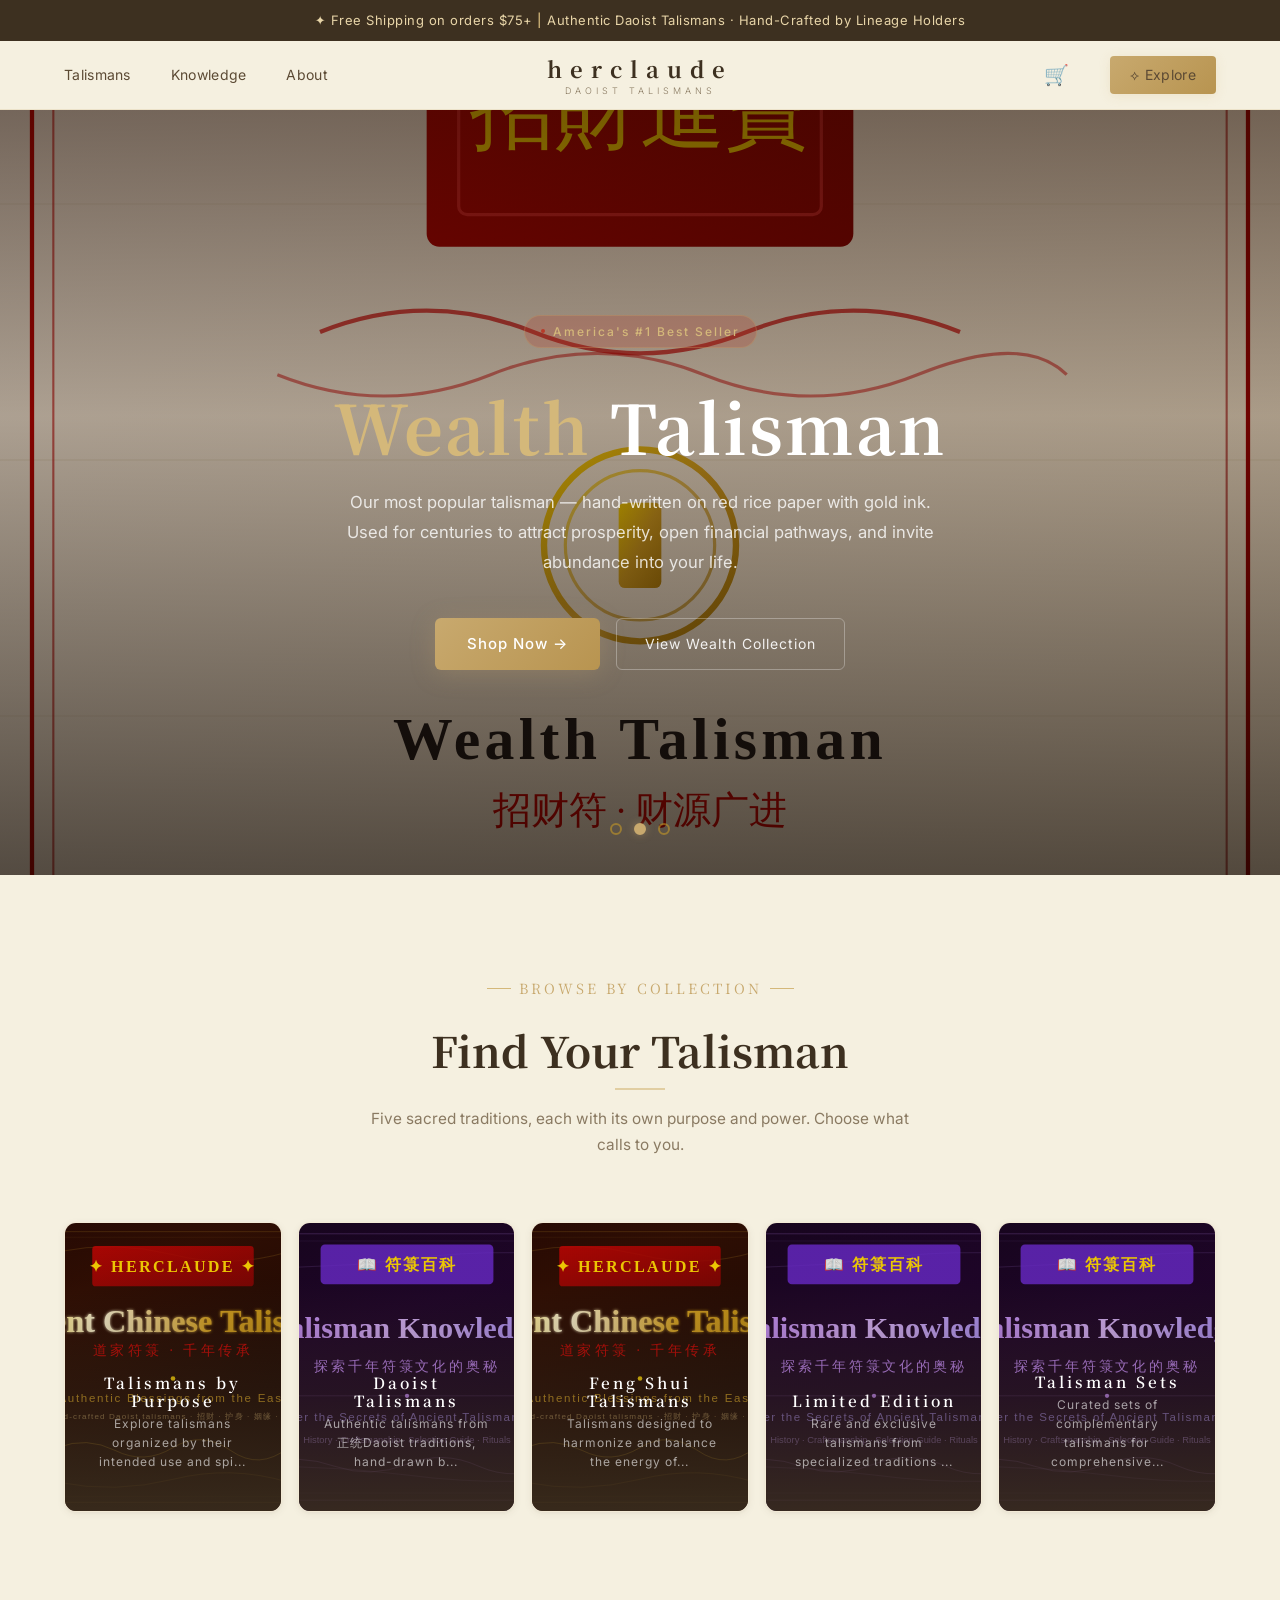
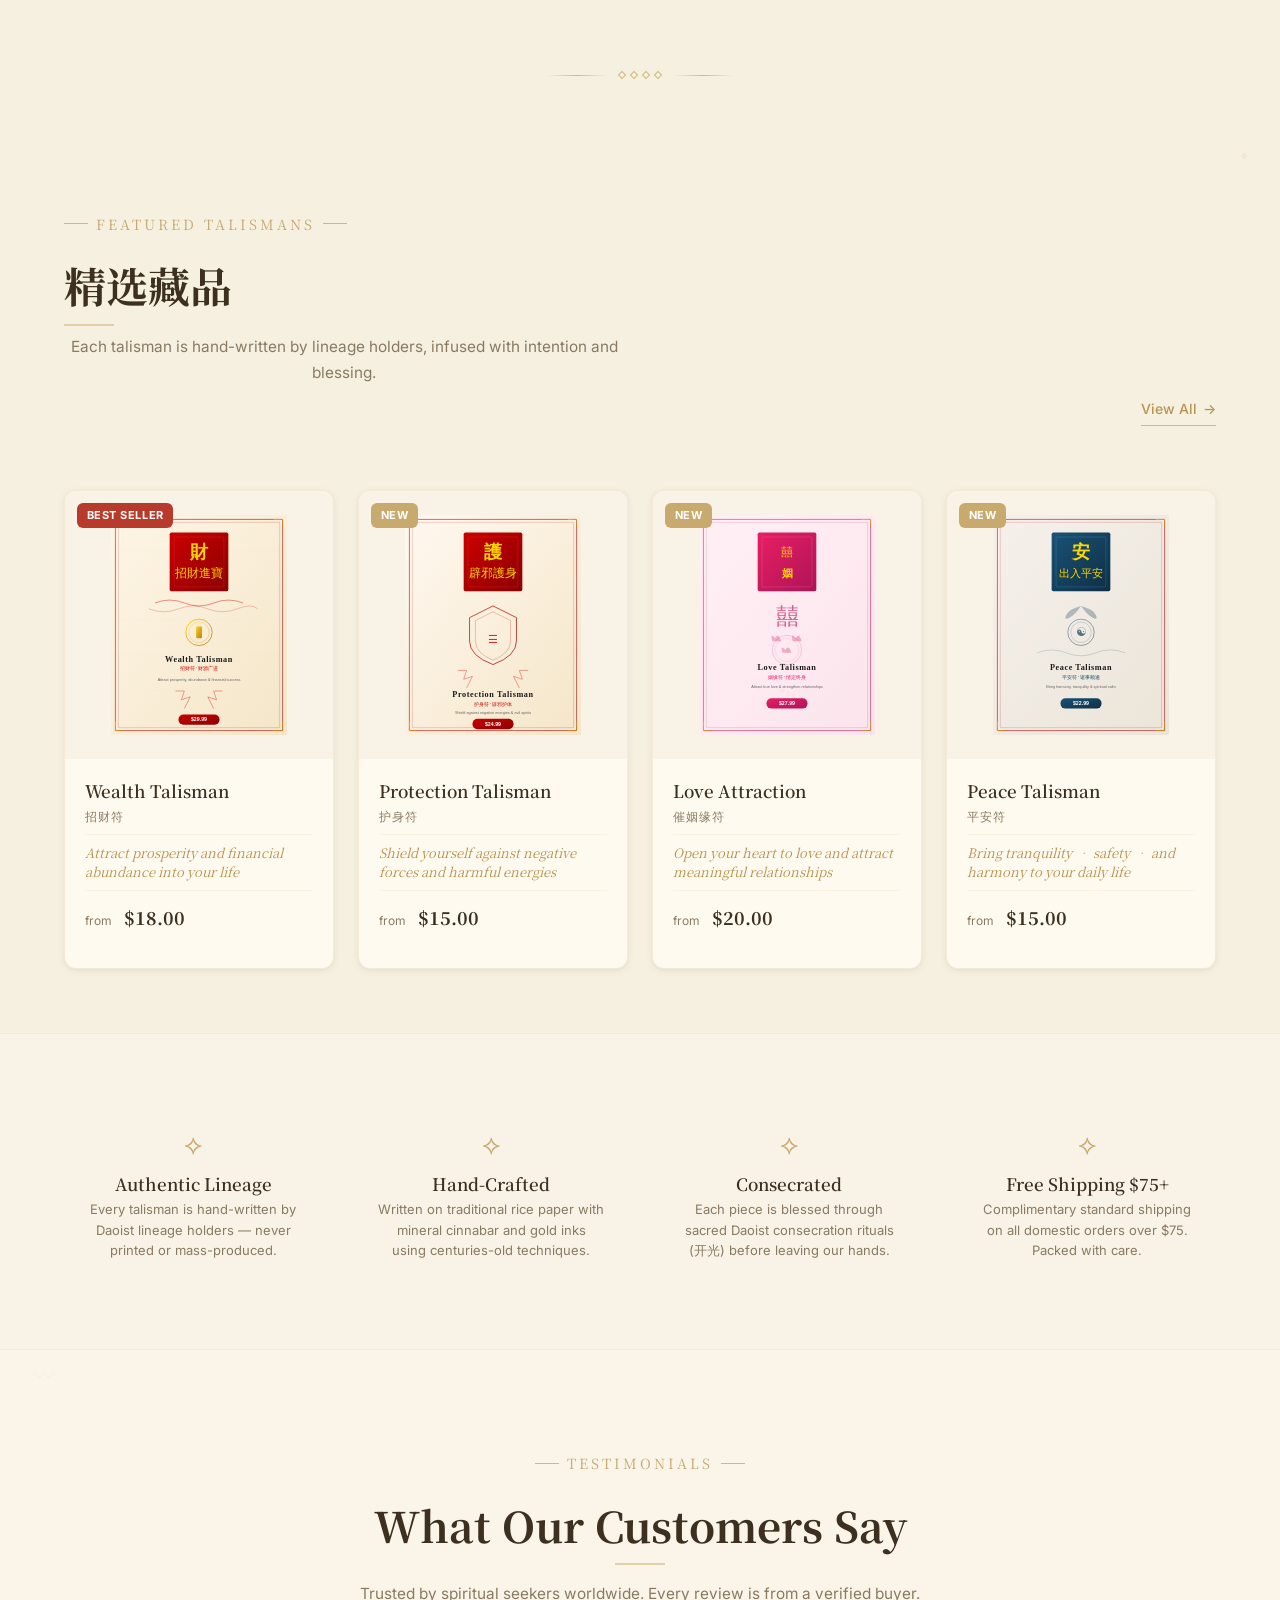
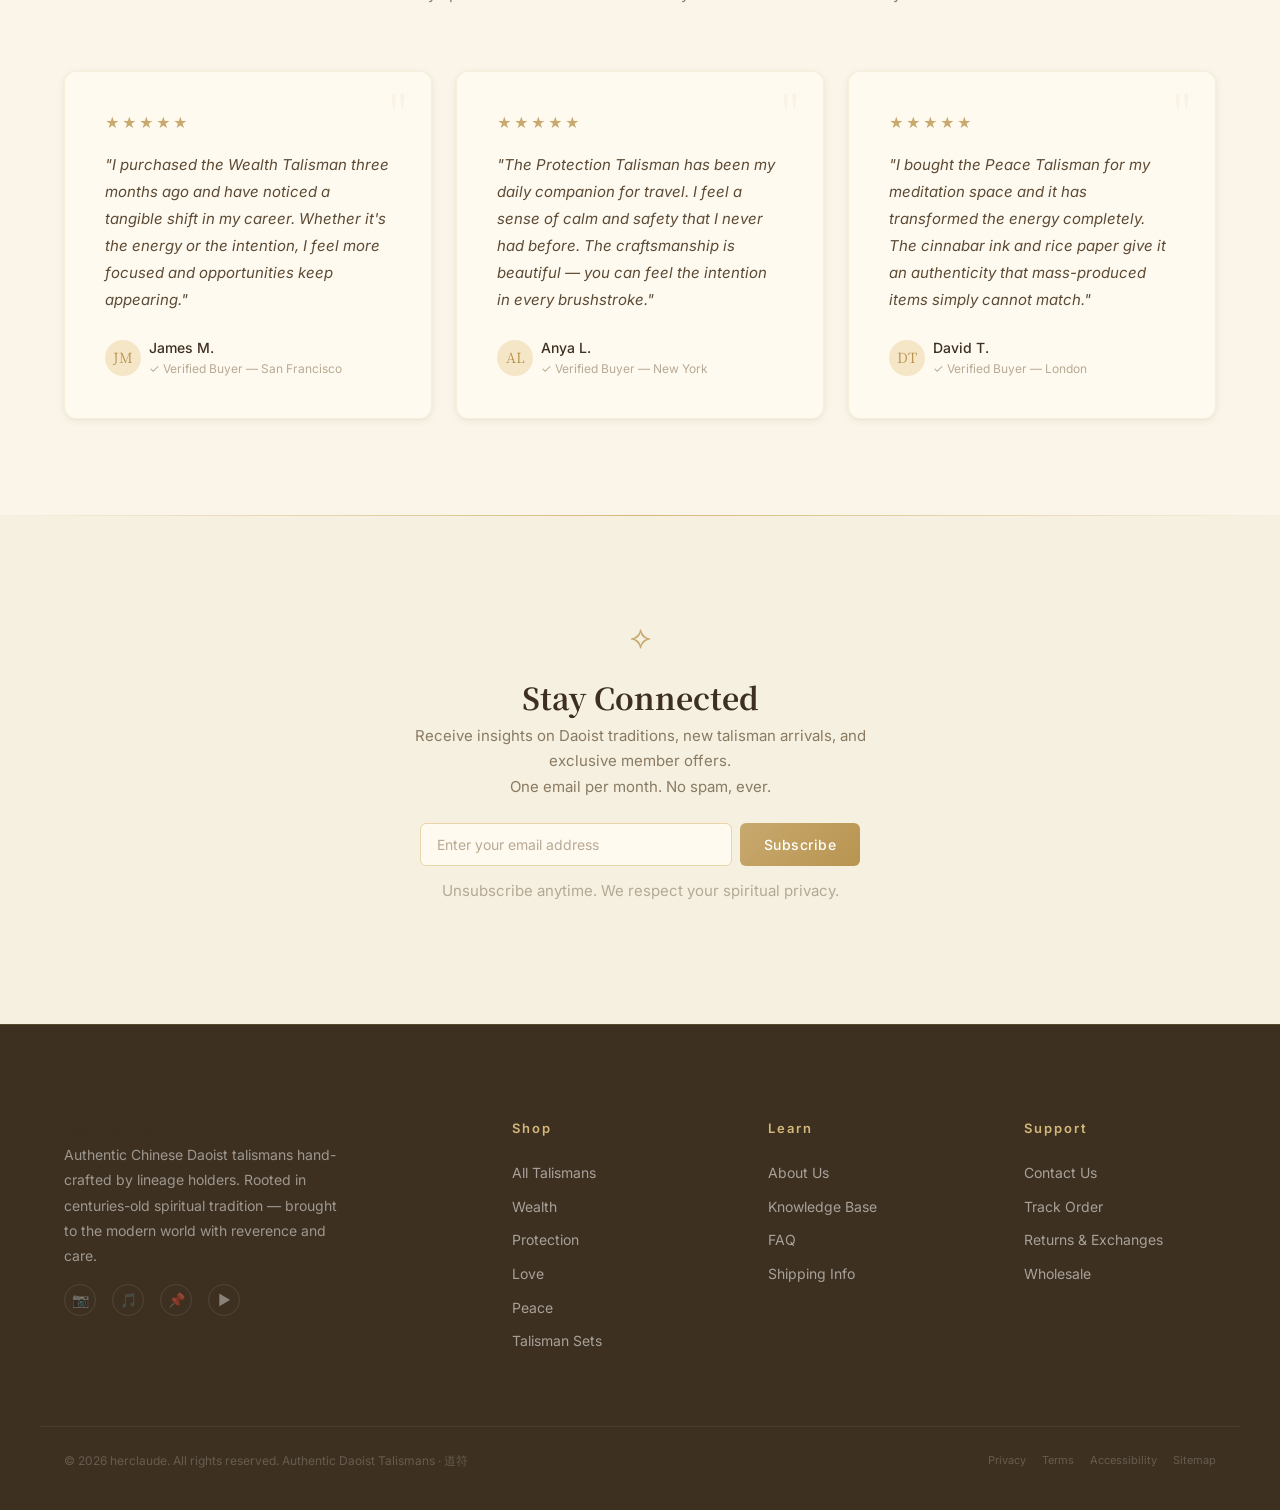
<file: index.html>
<!DOCTYPE html>
<html lang="en">
<head>
  <meta charset="UTF-8">
  <meta name="viewport" content="width=device-width, initial-scale=1.0">

  <!-- SEO Primary -->
  <title>herclaude — Authentic Chinese Daoist Talismans | 符箓 · 道符</title>
  <meta name="description" content="Herclaude offers authentic hand-crafted Daoist talismans rooted in Chinese spiritual tradition. Discover wealth, protection, love, and peace talismans hand-written by lineage holders on traditional rice paper with mineral inks.">
  <meta name="keywords" content="Chinese talisman, Daoist talisman, fu talisman, fulu, 符, 符箓, 道符, wealth talisman, protection talisman, love talisman, peace talisman, Maoshan, Longmen, cinnabar talisman">

  <!-- Open Graph -->
  <meta property="og:title" content="herclaude — Authentic Chinese Daoist Talismans">
  <meta property="og:description" content="Authentic hand-crafted Daoist talismans written by lineage holders. Rooted in centuries-old Chinese spiritual tradition.">
  <meta property="og:type" content="website">
  <meta property="og:url" content="https://herclaude.com/">
  <meta property="og:image" content="images/hero-banner.svg">
  <meta property="og:image:width" content="1200">
  <meta property="og:image:height" content="500">
  <meta property="og:locale" content="en_US">

  <!-- Twitter Card -->
  <meta name="twitter:card" content="summary_large_image">
  <meta name="twitter:title" content="herclaude — Authentic Chinese Daoist Talismans">
  <meta name="twitter:description" content="Authentic hand-crafted Daoist talismans written by lineage holders. Rooted in centuries-old Chinese spiritual tradition.">

  <!-- Icons -->
  <link rel="icon" href="data:image/svg+xml,<svg xmlns='http://www.w3.org/2000/svg' viewBox='0 0 32 32'><rect width='32' height='32' rx='4' fill='%23b83a2a'/><text x='16' y='24' font-size='20' text-anchor='middle' fill='%23b89450' font-family='serif'>符</text></svg>" type="image/svg+xml">

  <!-- Canonical -->
  <link rel="canonical" href="https://herclaude.com/">

  <!-- Styles -->
  <link rel="stylesheet" href="css/style.css?v=4">

  <!-- Fonts -->
  <link rel="preconnect" href="https://fonts.googleapis.com">
  <link href="https://fonts.googleapis.com/css2?family=Noto+Serif+SC:wght@400;600;700&family=Inter:wght@300;400;500;600;700&family=Ma+Shan+Zheng&display=swap" rel="stylesheet">

  <!-- Structured Data: Organization + WebSite -->
  <script type="application/ld+json">
  {
    "@context": "https://schema.org",
    "@type": "WebSite",
    "name": "Herclaude",
    "url": "https://herclaude.com/",
    "description": "Authentic hand-crafted Daoist talismans rooted in Chinese spiritual tradition.",
    "inLanguage": ["en", "zh-CN"],
    "potentialAction": {
      "@type": "SearchAction",
      "target": "https://herclaude.com/products.html?q={search_term_string}",
      "query-input": "required name=search_term_string"
    }
  }
  </script>

  <!-- Structured Data: ItemList for featured products (injected by JS at load) -->
  <script type="application/ld+json" id="structured-data-products">
  {"@context":"https://schema.org","@type":"ItemList","itemListElement":[],"name":"Featured Talismans","url":"https://herclaude.com/"}
  </script>

  <!-- Scripts -->
  <script src="js/data.js" defer></script>
  <script src="js/utils.js" defer></script>
  <script src="js/cart.js" defer></script>
  <script src="js/router.js" defer></script>
</head>
<body>

  <!-- ===== MODULE 1: PROMO BAR ===== -->
  <div class="top-bar">
    ✦ Free Shipping on orders $75+ <span>|</span> Authentic Daoist Talismans · Hand-Crafted by Lineage Holders
  </div>

  <!-- ===== MODULE 2: NAV (v2 — Logo centered) ===== -->
  <div class="nav-wrapper">
    <nav class="nav">
      <div class="nav-left">
        <a href="products.html">Talismans</a>
        <a href="knowledge.html">Knowledge</a>
        <a href="about.html">About</a>
      </div>

      <div class="nav-logo">
        herclaude
        <span class="logo-sub">DAOIST TALISMANS</span>
      </div>

      <div class="nav-right">
        <a href="cart.html" class="cart-link" aria-label="Shopping cart">
          <span class="cart-icon">&#x1F6D2;</span>
          <span class="cart-count" id="cart-count">0</span>
        </a>
        <a href="products.html" class="nav-cta">
          <span>⟡</span> Explore
        </a>
      </div>

      <div class="nav-toggle" onclick="this.parentElement.classList.toggle('nav-menu-open')">
        <span></span>
        <span></span>
        <span></span>
      </div>
    </nav>
  </div>

  <!-- ===== MODULE 3: HERO CAROUSEL (v3 — 3-slide auto-rotating) ===== -->
  <section class="hero hero-carousel" aria-label="Featured talismans carousel">
    <!-- Slide 1: Brand banner -->
    <div class="hero-slide active" data-index="0">
      <img src="images/hero-banner.svg" alt="" class="hero-slide-bg" aria-hidden="true" loading="eager">
      <div class="hero-slide-overlay"></div>
      <div class="hero-decoration left">符</div>
      <div class="hero-decoration right">箓</div>
      <div class="hero-content">
        <div class="hero-tag">
          <span class="dot"></span>
          Maoshan Lineage
        </div>
        <h1>
          Ancient Chinese <span class="gold">Talismans</span>
        </h1>
        <p class="hero-subtitle">
          Hand-crafted by lineage holders on traditional rice paper with mineral cinnabar inks. Each talisman consecrated through sacred ritual — carrying the spiritual authority of generations.
        </p>
        <div class="hero-actions">
          <a href="products.html" class="btn-primary btn-lg">
            Explore Collection <span>→</span>
          </a>
          <a href="about.html" class="btn-ghost">
            Learn About Our Tradition
          </a>
        </div>
      </div>
    </div>

    <!-- Slide 2: Wealth Talisman Bestseller -->
    <div class="hero-slide" data-index="1">
      <img src="images/wealth-talisman.svg" alt="" class="hero-slide-bg" aria-hidden="true" loading="lazy">
      <div class="hero-slide-overlay"></div>
      <div class="hero-content">
        <div class="hero-tag">
          <span class="dot"></span>
          America's #1 Best Seller
        </div>
        <h1>
          <span class="gold">Wealth</span> Talisman
        </h1>
        <p class="hero-subtitle">
          Our most popular talisman — hand-written on red rice paper with gold ink. Used for centuries to attract prosperity, open financial pathways, and invite abundance into your life.
        </p>
        <div class="hero-actions">
          <a href="product-detail.html?id=wealth-talisman" class="btn-primary btn-lg">
            Shop Now <span>→</span>
          </a>
          <a href="products.html?collection=wealth" class="btn-ghost">
            View Wealth Collection
          </a>
        </div>
      </div>
    </div>

    <!-- Slide 3: Hand-Crafted Scene -->
    <div class="hero-slide" data-index="2">
      <img src="images/craft-scene.svg" alt="" class="hero-slide-bg" aria-hidden="true" loading="lazy">
      <div class="hero-slide-overlay"></div>
      <div class="hero-content">
        <div class="hero-tag">
          <span class="dot"></span>
          Artisan Craftsmanship
        </div>
        <h1>
          Hand-Crafted with <span class="gold">1,500 Years</span> of Tradition
        </h1>
        <p class="hero-subtitle">
          Every talisman is written by hand on traditional rice paper with mineral cinnabar inks — following techniques passed down through generations of Daoist lineage holders since the Han Dynasty.
        </p>
        <div class="hero-actions">
          <a href="products.html" class="btn-primary btn-lg">
            Browse Our Collection <span>→</span>
          </a>
          <a href="about.html" class="btn-ghost">
            Learn About Our Craft
          </a>
        </div>
      </div>
    </div>

    <!-- Carousel dot indicators -->
    <div class="hero-dots" aria-label="Carousel navigation">
      <button class="hero-dot active" data-slide="0" aria-label="Slide 1: Brand banner"></button>
      <button class="hero-dot" data-slide="1" aria-label="Slide 2: Wealth Talisman"></button>
      <button class="hero-dot" data-slide="2" aria-label="Slide 3: Hand-Crafted Scene"></button>
    </div>
  </section>

  <!-- ===== MODULE 4: BROWSE BY COLLECTION ===== -->
  <section class="collections section" aria-labelledby="collections-heading">
    <div class="container">
      <div class="collections-header">
        <div class="section-label">BROWSE BY COLLECTION</div>
        <h2 class="section-title" id="collections-heading">Find Your Talisman</h2>
        <p class="section-subtitle">Five sacred traditions, each with its own purpose and power. Choose what calls to you.</p>
      </div>

      <div class="collections-grid" id="collection-grid">
        <a href="products.html?collection=wealth" class="collection-card">
          <div class="collection-card-bg collection-bg-1"></div>
          <div class="card-overlay"></div>
          <div class="card-content">
            <h3>Wealth</h3>
            <p>Prosperity &amp; Abundance</p>
          </div>
          <div class="card-arrow">→</div>
        </a>
        <a href="products.html?collection=protection" class="collection-card">
          <div class="collection-card-bg collection-bg-2"></div>
          <div class="card-overlay"></div>
          <div class="card-content">
            <h3>Protection</h3>
            <p>Safety &amp; Warding</p>
          </div>
          <div class="card-arrow">→</div>
        </a>
        <a href="products.html?collection=love" class="collection-card">
          <div class="collection-card-bg collection-bg-3"></div>
          <div class="card-overlay"></div>
          <div class="card-content">
            <h3>Love</h3>
            <p>Relationships &amp; Harmony</p>
          </div>
          <div class="card-arrow">→</div>
        </a>
        <a href="products.html?collection=peace" class="collection-card">
          <div class="collection-card-bg collection-bg-4"></div>
          <div class="card-overlay"></div>
          <div class="card-content">
            <h3>Peace</h3>
            <p>Tranquility &amp; Balance</p>
          </div>
          <div class="card-arrow">→</div>
        </a>
        <a href="products.html?collection=sets" class="collection-card">
          <div class="collection-card-bg collection-bg-5"></div>
          <div class="card-overlay"></div>
          <div class="card-content">
            <h3>Sets</h3>
            <p>Curated Collections</p>
          </div>
          <div class="card-arrow">→</div>
        </a>
      </div>
    </div>
  </section>

  <!-- ===== GOLDEN HUIWEN DIVIDER ===== -->
  <div class="divider-section">
    <div class="divider-pattern">
      <span class="line"></span>
      <span class="motif">
        <span></span><span></span><span></span><span></span>
      </span>
      <span class="line"></span>
    </div>
  </div>

  <!-- ===== MODULE 5: FEATURED TALISMANS ===== -->
  <section class="featured-section" aria-labelledby="featured-heading">
    <div class="container">
      <div class="featured-header">
        <div>
          <div class="section-label">FEATURED TALISMANS</div>
          <h2 class="section-title" id="featured-heading">精选藏品</h2>
          <p class="section-subtitle">Each talisman is hand-written by lineage holders, infused with intention and blessing.</p>
        </div>
        <a href="products.html" class="featured-link">
          View All <span>→</span>
        </a>
      </div>

      <div class="product-grid" id="featured-products-grid">
        <!-- product cards rendered by JS from data.js -->
      </div>
    </div>
  </section>

  <!-- ===== MODULE 6: TRUST BADGES ===== -->
  <section class="trust-section" aria-labelledby="trust-heading">
    <div class="trust-grid">
      <div class="trust-item">
        <div class="trust-icon">⟡</div>
        <h4>Authentic Lineage</h4>
        <p>Every talisman is hand-written by Daoist lineage holders — never printed or mass-produced.</p>
      </div>
      <div class="trust-item">
        <div class="trust-icon">⟡</div>
        <h4>Hand-Crafted</h4>
        <p>Written on traditional rice paper with mineral cinnabar and gold inks using centuries-old techniques.</p>
      </div>
      <div class="trust-item">
        <div class="trust-icon">⟡</div>
        <h4>Consecrated</h4>
        <p>Each piece is blessed through sacred Daoist consecration rituals (开光) before leaving our hands.</p>
      </div>
      <div class="trust-item">
        <div class="trust-icon">⟡</div>
        <h4>Free Shipping $75+</h4>
        <p>Complimentary standard shipping on all domestic orders over $75. Packed with care.</p>
      </div>
    </div>
  </section>

  <!-- ===== MODULE 7: CUSTOMER REVIEWS ===== -->
  <section class="reviews-section section" aria-labelledby="reviews-heading">
    <div class="container">
      <div class="reviews-header">
        <div class="section-label">TESTIMONIALS</div>
        <h2 class="section-title" id="reviews-heading">What Our Customers Say</h2>
        <p class="section-subtitle">Trusted by spiritual seekers worldwide. Every review is from a verified buyer.</p>
      </div>

      <div class="reviews-grid">
        <div class="review-card">
          <div class="review-stars">★★★★★</div>
          <p class="review-text">"I purchased the Wealth Talisman three months ago and have noticed a tangible shift in my career. Whether it's the energy or the intention, I feel more focused and opportunities keep appearing."</p>
          <div class="review-author">
            <div class="review-avatar">JM</div>
            <div>
              <div class="review-name">James M.</div>
              <div class="review-verified">✓ Verified Buyer — San Francisco</div>
            </div>
          </div>
        </div>

        <div class="review-card">
          <div class="review-stars">★★★★★</div>
          <p class="review-text">"The Protection Talisman has been my daily companion for travel. I feel a sense of calm and safety that I never had before. The craftsmanship is beautiful — you can feel the intention in every brushstroke."</p>
          <div class="review-author">
            <div class="review-avatar">AL</div>
            <div>
              <div class="review-name">Anya L.</div>
              <div class="review-verified">✓ Verified Buyer — New York</div>
            </div>
          </div>
        </div>

        <div class="review-card">
          <div class="review-stars">★★★★★</div>
          <p class="review-text">"I bought the Peace Talisman for my meditation space and it has transformed the energy completely. The cinnabar ink and rice paper give it an authenticity that mass-produced items simply cannot match."</p>
          <div class="review-author">
            <div class="review-avatar">DT</div>
            <div>
              <div class="review-name">David T.</div>
              <div class="review-verified">✓ Verified Buyer — London</div>
            </div>
          </div>
        </div>
      </div>
    </div>
  </section>

  <!-- ===== MODULE 8: NEWSLETTER ===== -->
  <section class="newsletter-section">
    <div class="newsletter-inner">
      <div class="newsletter-icon">⟡</div>
      <h2 class="newsletter-title">Stay Connected</h2>
      <p class="newsletter-desc">
        Receive insights on Daoist traditions, new talisman arrivals, and exclusive member offers.<br>
        One email per month. No spam, ever.
      </p>
      <form class="newsletter-form">
        <input type="email" placeholder="Enter your email address" required>
        <button type="submit">Subscribe</button>
      </form>
      <p class="newsletter-note">Unsubscribe anytime. We respect your spiritual privacy.</p>
    </div>
  </section>

  <!-- ===== MODULE 9: FOOTER (v2 — 4-column grid) ===== -->
  <footer class="site-footer" role="contentinfo">
    <div class="footer-grid">
      <div class="footer-brand">
        <h4>herclaude</h4>
        <p>Authentic Chinese Daoist talismans hand-crafted by lineage holders. Rooted in centuries-old spiritual tradition — brought to the modern world with reverence and care.</p>
        <div class="footer-social">
          <a href="#" aria-label="Instagram">&#x1F4F7;</a>
          <a href="#" aria-label="TikTok">&#x1F3B5;</a>
          <a href="#" aria-label="Pinterest">&#x1F4CC;</a>
          <a href="#" aria-label="YouTube">&#x25B6;&#xFE0F;</a>
        </div>
      </div>

      <div class="footer-col">
        <h4>Shop</h4>
        <ul>
          <li><a href="products.html">All Talismans</a></li>
          <li><a href="products.html?collection=wealth">Wealth</a></li>
          <li><a href="products.html?collection=protection">Protection</a></li>
          <li><a href="products.html?collection=love">Love</a></li>
          <li><a href="products.html?collection=peace">Peace</a></li>
          <li><a href="products.html?collection=sets">Talisman Sets</a></li>
        </ul>
      </div>

      <div class="footer-col">
        <h4>Learn</h4>
        <ul>
          <li><a href="about.html">About Us</a></li>
          <li><a href="knowledge.html">Knowledge Base</a></li>
          <li><a href="about.html#faq">FAQ</a></li>
          <li><a href="about.html#shipping">Shipping Info</a></li>
        </ul>
      </div>

      <div class="footer-col">
        <h4>Support</h4>
        <ul>
          <li><a href="about.html">Contact Us</a></li>
          <li><a href="cart.html">Track Order</a></li>
          <li><a href="about.html#shipping">Returns &amp; Exchanges</a></li>
          <li><a href="about.html#faq">Wholesale</a></li>
        </ul>
      </div>
    </div>

    <div class="footer-bottom">
      <p>&copy; 2026 herclaude. All rights reserved. Authentic Daoist Talismans &middot; &#x9053;&#x7B26;</p>
      <div class="footer-bottom-links">
        <a href="#">Privacy</a>
        <a href="#">Terms</a>
        <a href="#">Accessibility</a>
        <a href="#">Sitemap</a>
      </div>
    </div>
  </footer>

  <!-- ===== HOMEPAGE RENDERING SCRIPT ===== -->
  <script>
  document.addEventListener('DOMContentLoaded', function() {
    'use strict';

    // --- Hero Carousel Init ---
    (function initCarousel() {
      var slides = document.querySelectorAll('.hero-slide');
      var dots = document.querySelectorAll('.hero-dot');
      if (!slides.length || slides.length < 2) return;

      var current = 0;
      var interval;

      function goTo(index) {
        slides.forEach(function(s) { s.classList.remove('active'); });
        dots.forEach(function(d) { d.classList.remove('active'); });
        slides[index].classList.add('active');
        dots[index].classList.add('active');
        current = index;
      }

      function nextSlide() {
        goTo((current + 1) % slides.length);
      }

      function startAuto() {
        if (interval) clearInterval(interval);
        interval = setInterval(nextSlide, 4000);
      }

      // Dot click navigation
      dots.forEach(function(dot) {
        dot.addEventListener('click', function() {
          goTo(parseInt(this.getAttribute('data-slide'), 10));
          startAuto(); // reset timer on manual click
        });
      });

      startAuto();
    })();

    // --- Init Cart ---
    if (typeof Cart !== 'undefined') { Cart.init(); }

    // --- Render Featured Products (from data.js) ---
    var grid = document.getElementById('featured-products-grid');
    if (grid && typeof products !== 'undefined') {
      // Show 4 products: filter bestsellers or first 4
      var featured = products.filter(function(p) {
        return p.tags && p.tags.indexOf('bestseller') !== -1;
      });
      if (featured.length < 4) {
        featured = products.slice(0, 4);
      } else {
        featured = featured.slice(0, 4);
      }

      featured.forEach(function(product, idx) {
        var card = document.createElement('a');
        card.className = 'product-card';
        card.href = 'product-detail.html?id=' + encodeURIComponent(product.id);
        card.setAttribute('data-product-id', product.id);

        var hasBestseller = product.tags && product.tags.indexOf('bestseller') !== -1;
        var tagClass = hasBestseller ? 'tag-bestseller' : 'tag-new';
        var tagText = hasBestseller ? 'Best Seller' : 'New';

        // Split brief by comma or full-stop into segments joined by " · "
        var briefHtml = '';
        if (product.brief) {
          var segments = product.brief.split(/[,.]\s*/).filter(function(s) { return s.trim(); });
          briefHtml = segments.join(' <span class="brief-dot">&middot;</span> ');
        }

        card.innerHTML =
          '<div class="product-card-image">' +
            '<span class="product-card-tag ' + tagClass + '">' + tagText + '</span>' +
            '<img src="' + product.image + '" alt="' + product.title + '" loading="' + (idx < 2 ? 'eager' : 'lazy') + '">' +
          '</div>' +
          '<div class="product-card-body">' +
            '<h3>' + product.title + '</h3>' +
            '<span class="product-name-cn">' + (product.title_cn || '') + '</span>' +
            (briefHtml ? '<div class="product-brief">' + briefHtml + '</div>' : '') +
            '<div class="product-price"><span class="price-from">from </span>$' + Number(product.price).toFixed(2) +
              (product.compare_at_price ? ' <span class="price-compare">$' + Number(product.compare_at_price).toFixed(2) + '</span>' : '') +
            '</div>' +
          '</div>';

        grid.appendChild(card);
      });

      // Update structured data
      var sdScript = document.getElementById('structured-data-products');
      if (sdScript) {
        var items = featured.map(function(p, i) {
          return {
            '@type': 'ListItem',
            position: i + 1,
            item: {
              '@type': 'Product',
              name: p.title + ' (' + (p.title_cn || '') + ')',
              description: p.brief || '',
              image: p.image,
              offers: {
                '@type': 'Offer',
                price: p.price,
                priceCurrency: 'USD',
                availability: 'https://schema.org/InStock'
              },
              url: 'https://herclaude.com/product-detail.html?id=' + encodeURIComponent(p.id)
            }
          };
        });
        sdScript.textContent = JSON.stringify({
          '@context': 'https://schema.org',
          '@type': 'ItemList',
          itemListElement: items,
          name: 'Featured Talismans',
          url: 'https://herclaude.com/'
        });
      }
    }

    // --- Render Collections (from data.js if available, otherwise static) ---
    var collGrid = document.getElementById('collection-grid');
    if (collGrid && typeof collections !== 'undefined' && collections.length > 0) {
      // Clear static cards first
      collGrid.innerHTML = '';
      collections.forEach(function(coll) {
        var card = document.createElement('a');
        card.className = 'collection-card';
        card.href = 'products.html?collection=' + encodeURIComponent(coll.id);

        var description = coll.description || '';
        if (description.length > 60) {
          description = description.substring(0, 57) + '...';
        }

        card.innerHTML =
          '<div class="card-bg" style="background:linear-gradient(135deg,' + (coll.color || '#3d3020') + ',' + (coll.color2 || '#5c4a34') + ');' +
            (coll.image ? ' background-image:url(' + coll.image + '); background-blend-mode:overlay; background-size:cover; background-position:center;' : '') +
          '"></div>' +
          '<div class="card-overlay"></div>' +
          '<div class="card-content">' +
            '<h3>' + coll.name + '</h3>' +
            '<p class="card-desc">' + description + '</p>' +
          '</div>' +
          '<div class="card-arrow">→</div>';

        collGrid.appendChild(card);
      });
    }
  });
  </script>

</body>
</html>
</file>
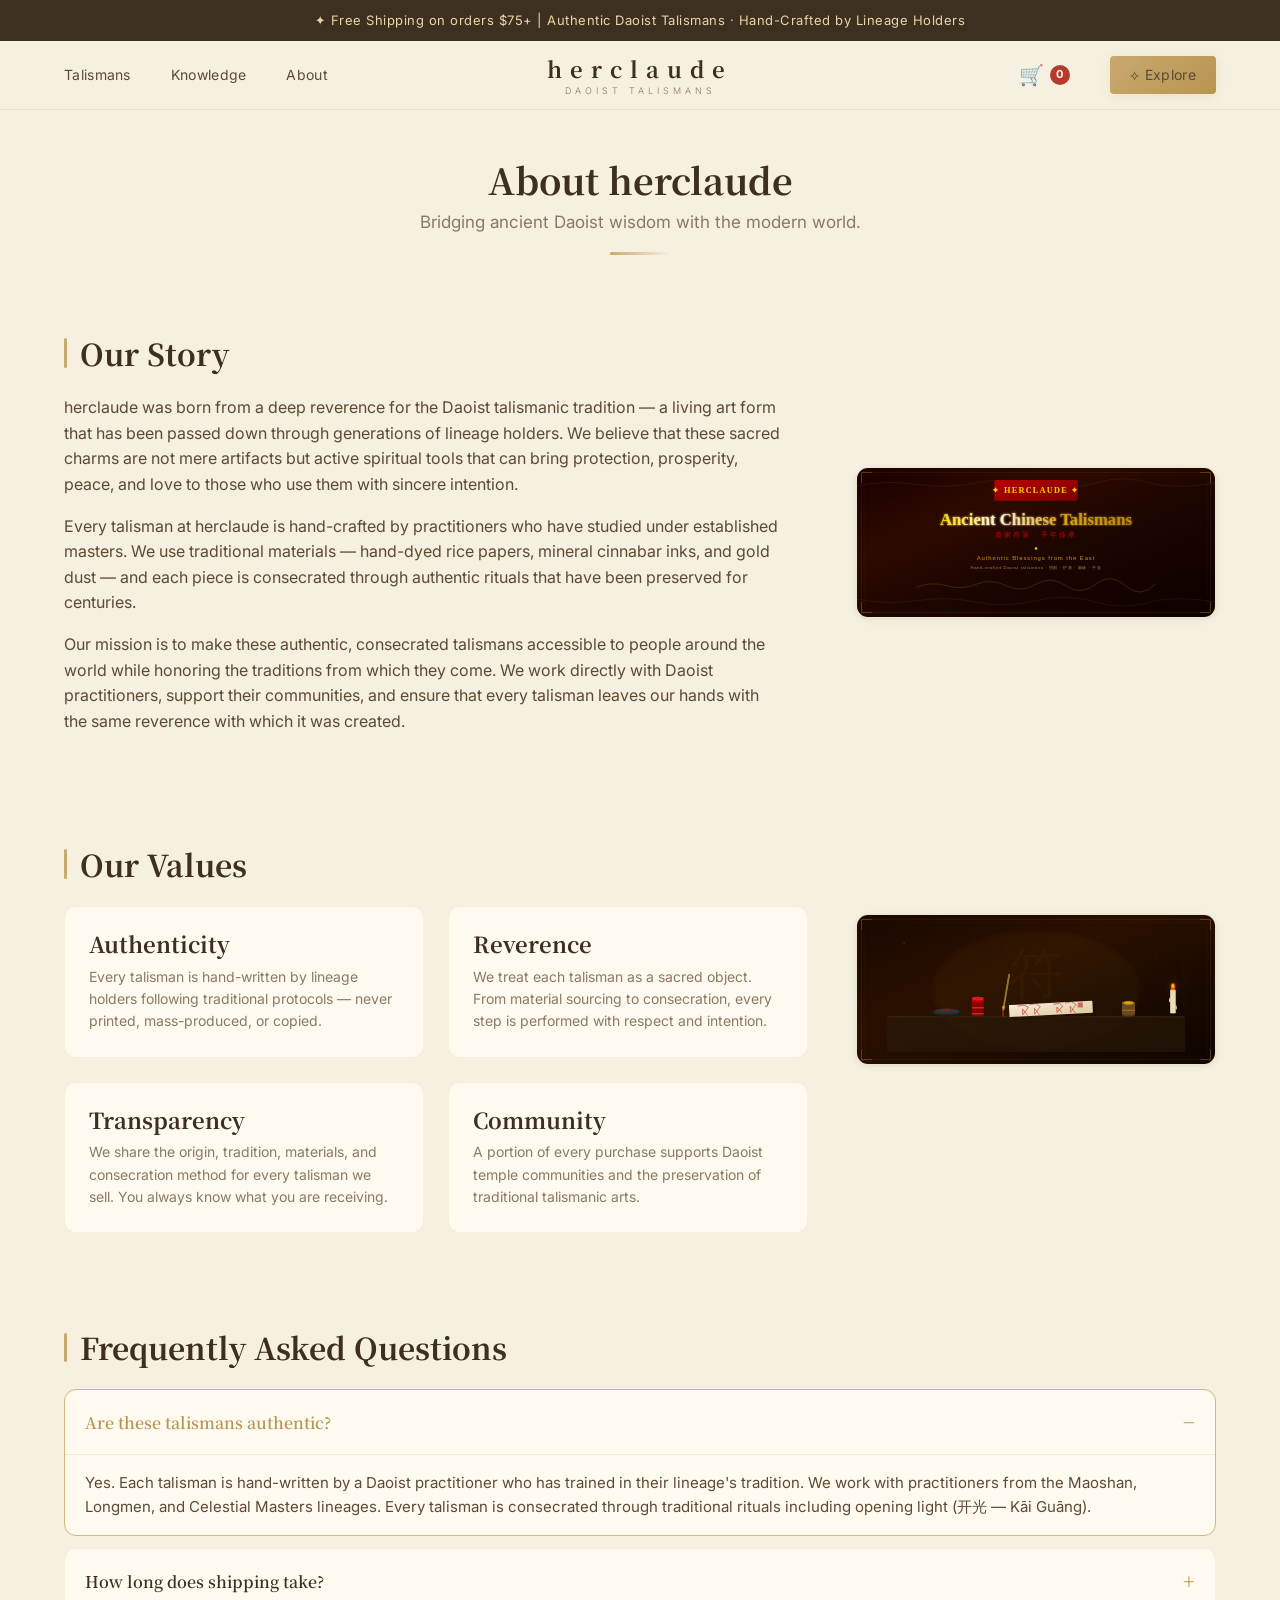
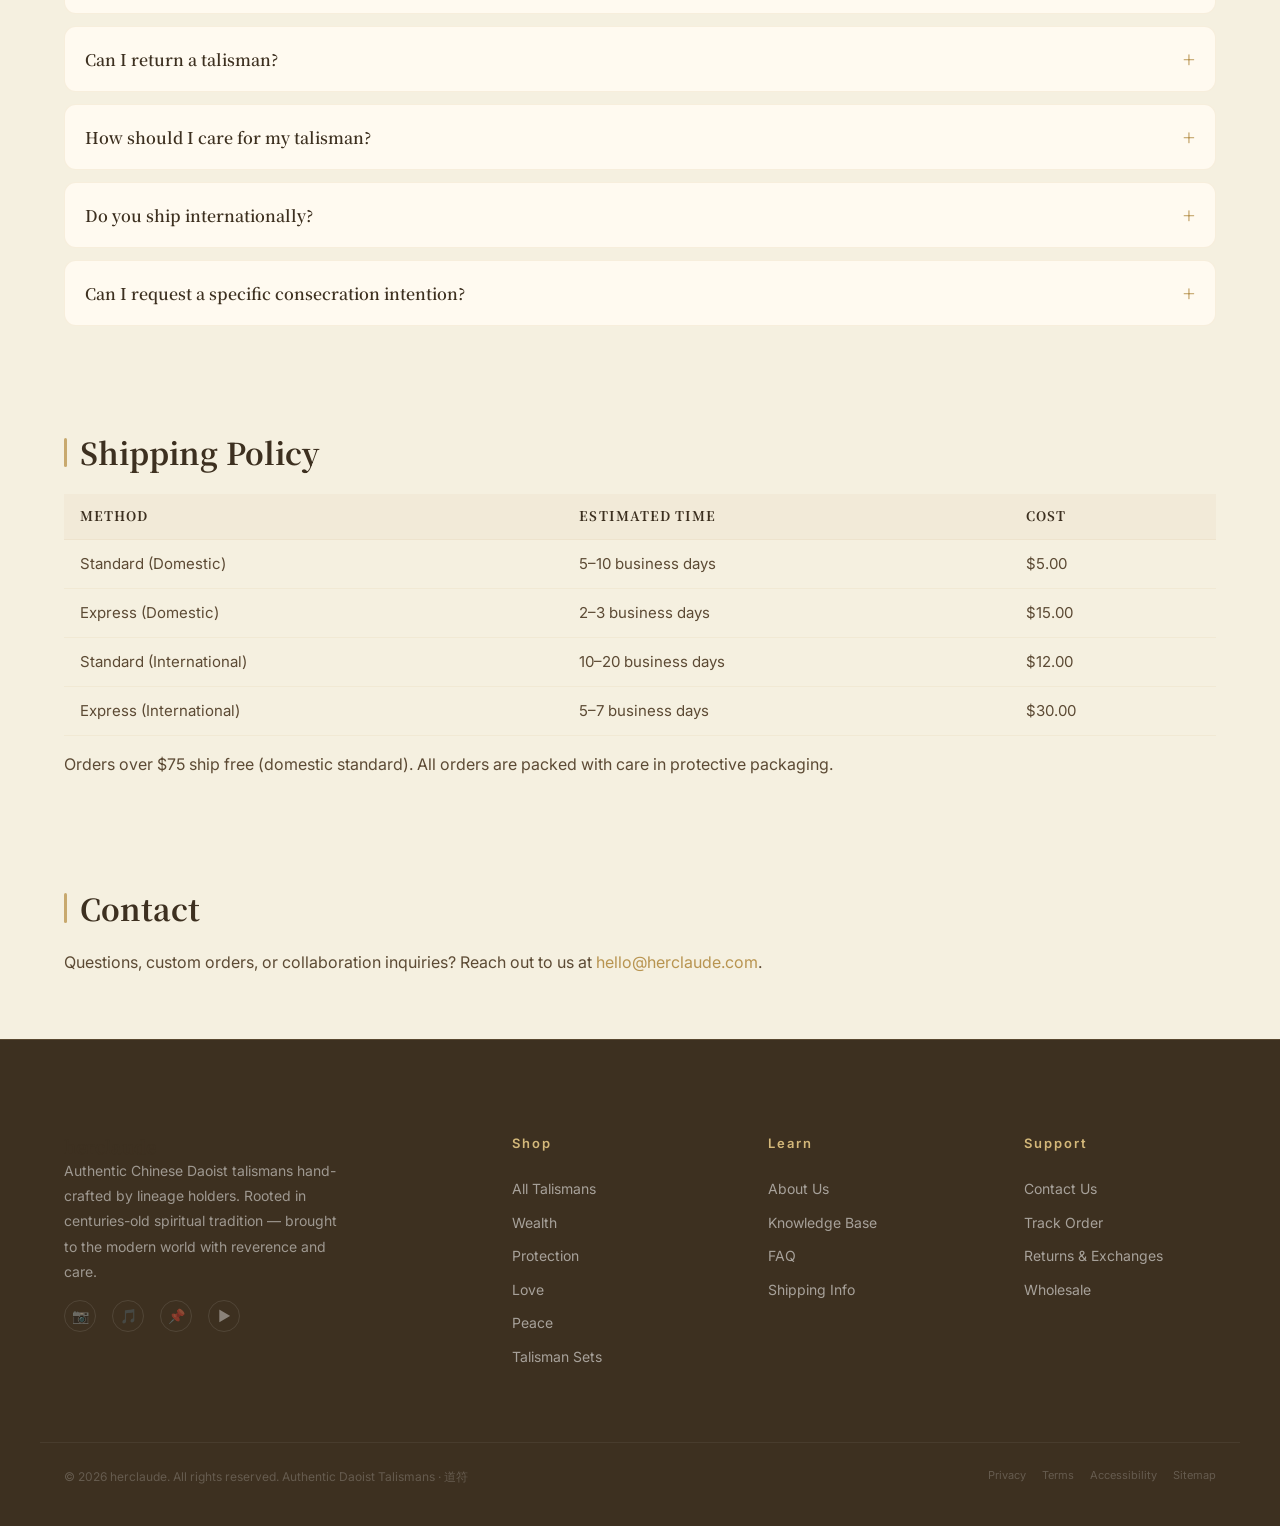
<file: about.html>
<!DOCTYPE html>
<html lang="en">
<head>
  <meta charset="UTF-8">
  <meta name="viewport" content="width=device-width, initial-scale=1.0">
  <title>About — herclaude</title>
  <meta name="description" content="About herclaude — our mission, the Daoist talisman tradition, FAQ, shipping policy, and contact information.">

  <!-- Styles -->
  <link rel="stylesheet" href="css/style.css?v=4">

  <!-- Fonts -->
  <link rel="preconnect" href="https://fonts.googleapis.com">
  <link href="https://fonts.googleapis.com/css2?family=Noto+Serif+SC:wght@400;600;700&family=Inter:wght@300;400;500;600;700&family=Ma+Shan+Zheng&display=swap" rel="stylesheet">

  <!-- Scripts -->
  <script src="js/data.js" defer></script>
  <script src="js/utils.js" defer></script>
  <script src="js/cart.js" defer></script>
  <script src="js/router.js" defer></script>
</head>
<body>

  <!-- ===== PROMO BAR ===== -->
  <div class="top-bar">
    ✦ Free Shipping on orders $75+ <span>|</span> Authentic Daoist Talismans · Hand-Crafted by Lineage Holders
  </div>

  <!-- ===== HEADER (v2) ===== -->
  <div class="nav-wrapper">
    <nav class="nav">
      <div class="nav-left">
        <a href="products.html">Talismans</a>
        <a href="knowledge.html">Knowledge</a>
        <a href="about.html" aria-current="page">About</a>
      </div>

      <div class="nav-logo">
        herclaude
        <span class="logo-sub">DAOIST TALISMANS</span>
      </div>

      <div class="nav-right">
        <a href="cart.html" class="cart-link" aria-label="Shopping cart">
          <span class="cart-icon">&#x1F6D2;</span>
          <span class="cart-count" id="cart-count">0</span>
        </a>
        <a href="products.html" class="nav-cta">
          <span>⟡</span> Explore
        </a>
      </div>

      <div class="nav-toggle" onclick="this.parentElement.classList.toggle('nav-menu-open')">
        <span></span>
        <span></span>
        <span></span>
      </div>
    </nav>
  </div>

  <!-- ===== MAIN CONTENT ===== -->
  <main id="main-content" role="main">

    <!-- Page Header -->
    <section class="page-header" aria-labelledby="page-title">
      <div class="container">
        <h1 id="page-title">About herclaude</h1>
        <p class="page-subtitle">Bridging ancient Daoist wisdom with the modern world.</p>
      </div>
    </section>

    <!-- Our Story -->
    <section class="about-story" aria-labelledby="story-heading">
      <div class="container">
        <div class="about-story-layout">
          <div class="about-story-text">
            <h2 id="story-heading">Our Story</h2>
            <p>herclaude was born from a deep reverence for the Daoist talismanic tradition — a living art form that has been passed down through generations of lineage holders. We believe that these sacred charms are not mere artifacts but active spiritual tools that can bring protection, prosperity, peace, and love to those who use them with sincere intention.</p>
            <p>Every talisman at herclaude is hand-crafted by practitioners who have studied under established masters. We use traditional materials — hand-dyed rice papers, mineral cinnabar inks, and gold dust — and each piece is consecrated through authentic rituals that have been preserved for centuries.</p>
            <p>Our mission is to make these authentic, consecrated talismans accessible to people around the world while honoring the traditions from which they come. We work directly with Daoist practitioners, support their communities, and ensure that every talisman leaves our hands with the same reverence with which it was created.</p>
          </div>
          <div class="about-story-image">
            <img src="images/hero-banner.svg" alt="Authentic Daoist talismans" class="about-img" loading="lazy">
          </div>
        </div>
      </div>
    </section>

    <!-- Values / Beliefs -->
    <section class="about-values" aria-labelledby="values-heading">
      <div class="container">
        <h2 id="values-heading">Our Values</h2>
        <div class="about-values-layout">
          <div class="values-grid">
            <div class="value-card">
              <h3>Authenticity</h3>
              <p>Every talisman is hand-written by lineage holders following traditional protocols — never printed, mass-produced, or copied.</p>
            </div>
            <div class="value-card">
              <h3>Reverence</h3>
              <p>We treat each talisman as a sacred object. From material sourcing to consecration, every step is performed with respect and intention.</p>
            </div>
            <div class="value-card">
              <h3>Transparency</h3>
              <p>We share the origin, tradition, materials, and consecration method for every talisman we sell. You always know what you are receiving.</p>
            </div>
            <div class="value-card">
              <h3>Community</h3>
              <p>A portion of every purchase supports Daoist temple communities and the preservation of traditional talismanic arts.</p>
            </div>
          </div>
          <div class="about-values-image">
            <img src="images/craft-scene.svg" alt="Talisman crafting scene" class="about-img" loading="lazy">
          </div>
        </div>
      </div>
    </section>

    <!-- FAQ -->
    <section class="about-faq" aria-labelledby="faq-heading">
      <div class="container">
        <h2 id="faq-heading">Frequently Asked Questions</h2>

        <details class="faq-item" open>
          <summary>Are these talismans authentic?</summary>
          <p>Yes. Each talisman is hand-written by a Daoist practitioner who has trained in their lineage's tradition. We work with practitioners from the Maoshan, Longmen, and Celestial Masters lineages. Every talisman is consecrated through traditional rituals including opening light (开光 — Kāi Guāng).</p>
        </details>

        <details class="faq-item">
          <summary>How long does shipping take?</summary>
          <p>Orders are prepared within 1–3 business days. Standard shipping takes 5–10 business days within the US, and 10–20 business days internationally. Express shipping is available at checkout.</p>
        </details>

        <details class="faq-item">
          <summary>Can I return a talisman?</summary>
          <p>Due to the consecrated nature of our talismans, we cannot accept returns for spiritual items once they have left our facility. If your order arrives damaged, please contact us within 48 hours and we will replace it.</p>
        </details>

        <details class="faq-item">
          <summary>How should I care for my talisman?</summary>
          <p>Keep your talisman in a clean, dry place away from direct sunlight. Avoid placing it in bathrooms or on the floor. If the paper becomes worn, you may carefully transfer it to a new red pouch. We recommend replacing talismans annually during the Lunar New Year.</p>
        </details>

        <details class="faq-item">
          <summary>Do you ship internationally?</summary>
          <p>Yes, we ship worldwide. International customers are responsible for any customs duties or taxes that may apply in their country.</p>
        </details>

        <details class="faq-item">
          <summary>Can I request a specific consecration intention?</summary>
          <p>Absolutely. You can include your intention in the order notes during checkout, and our practitioners will incorporate it into the consecration ritual.</p>
        </details>

      </div>
    </section>

    <!-- Shipping & Returns -->
    <section class="about-shipping" aria-labelledby="shipping-heading">
      <div class="container">
        <h2 id="shipping-heading">Shipping Policy</h2>
        <table class="policy-table">
          <thead>
            <tr>
              <th>Method</th>
              <th>Estimated Time</th>
              <th>Cost</th>
            </tr>
          </thead>
          <tbody>
            <tr>
              <td>Standard (Domestic)</td>
              <td>5–10 business days</td>
              <td>$5.00</td>
            </tr>
            <tr>
              <td>Express (Domestic)</td>
              <td>2–3 business days</td>
              <td>$15.00</td>
            </tr>
            <tr>
              <td>Standard (International)</td>
              <td>10–20 business days</td>
              <td>$12.00</td>
            </tr>
            <tr>
              <td>Express (International)</td>
              <td>5–7 business days</td>
              <td>$30.00</td>
            </tr>
          </tbody>
        </table>
        <p>Orders over $75 ship free (domestic standard). All orders are packed with care in protective packaging.</p>
      </div>
    </section>

    <!-- Contact -->
    <section class="about-contact" aria-labelledby="contact-heading">
      <div class="container">
        <h2 id="contact-heading">Contact</h2>
        <p>Questions, custom orders, or collaboration inquiries? Reach out to us at <a href="mailto:hello@herclaude.com">hello@herclaude.com</a>.</p>
      </div>
    </section>

  </main>

  <!-- ===== FOOTER (v2) ===== -->
  <footer class="site-footer" role="contentinfo">
    <div class="footer-grid">
      <div class="footer-brand">
        <h4>herclaude</h4>
        <p>Authentic Chinese Daoist talismans hand-crafted by lineage holders. Rooted in centuries-old spiritual tradition — brought to the modern world with reverence and care.</p>
        <div class="footer-social">
          <a href="#" aria-label="Instagram">&#x1F4F7;</a>
          <a href="#" aria-label="TikTok">&#x1F3B5;</a>
          <a href="#" aria-label="Pinterest">&#x1F4CC;</a>
          <a href="#" aria-label="YouTube">&#x25B6;&#xFE0F;</a>
        </div>
      </div>
      <div class="footer-col">
        <h4>Shop</h4>
        <ul>
          <li><a href="products.html">All Talismans</a></li>
          <li><a href="products.html?collection=wealth">Wealth</a></li>
          <li><a href="products.html?collection=protection">Protection</a></li>
          <li><a href="products.html?collection=love">Love</a></li>
          <li><a href="products.html?collection=peace">Peace</a></li>
          <li><a href="products.html?collection=sets">Talisman Sets</a></li>
        </ul>
      </div>
      <div class="footer-col">
        <h4>Learn</h4>
        <ul>
          <li><a href="about.html">About Us</a></li>
          <li><a href="knowledge.html">Knowledge Base</a></li>
          <li><a href="about.html#faq">FAQ</a></li>
          <li><a href="about.html#shipping">Shipping Info</a></li>
        </ul>
      </div>
      <div class="footer-col">
        <h4>Support</h4>
        <ul>
          <li><a href="about.html">Contact Us</a></li>
          <li><a href="cart.html">Track Order</a></li>
          <li><a href="about.html#shipping">Returns &amp; Exchanges</a></li>
          <li><a href="about.html#faq">Wholesale</a></li>
        </ul>
      </div>
    </div>
    <div class="footer-bottom">
      <p>&copy; 2026 herclaude. All rights reserved. Authentic Daoist Talismans &middot; 道符</p>
      <div class="footer-bottom-links">
        <a href="#">Privacy</a>
        <a href="#">Terms</a>
        <a href="#">Accessibility</a>
        <a href="#">Sitemap</a>
      </div>
    </div>
  </footer>

</body>
</html>
</file>
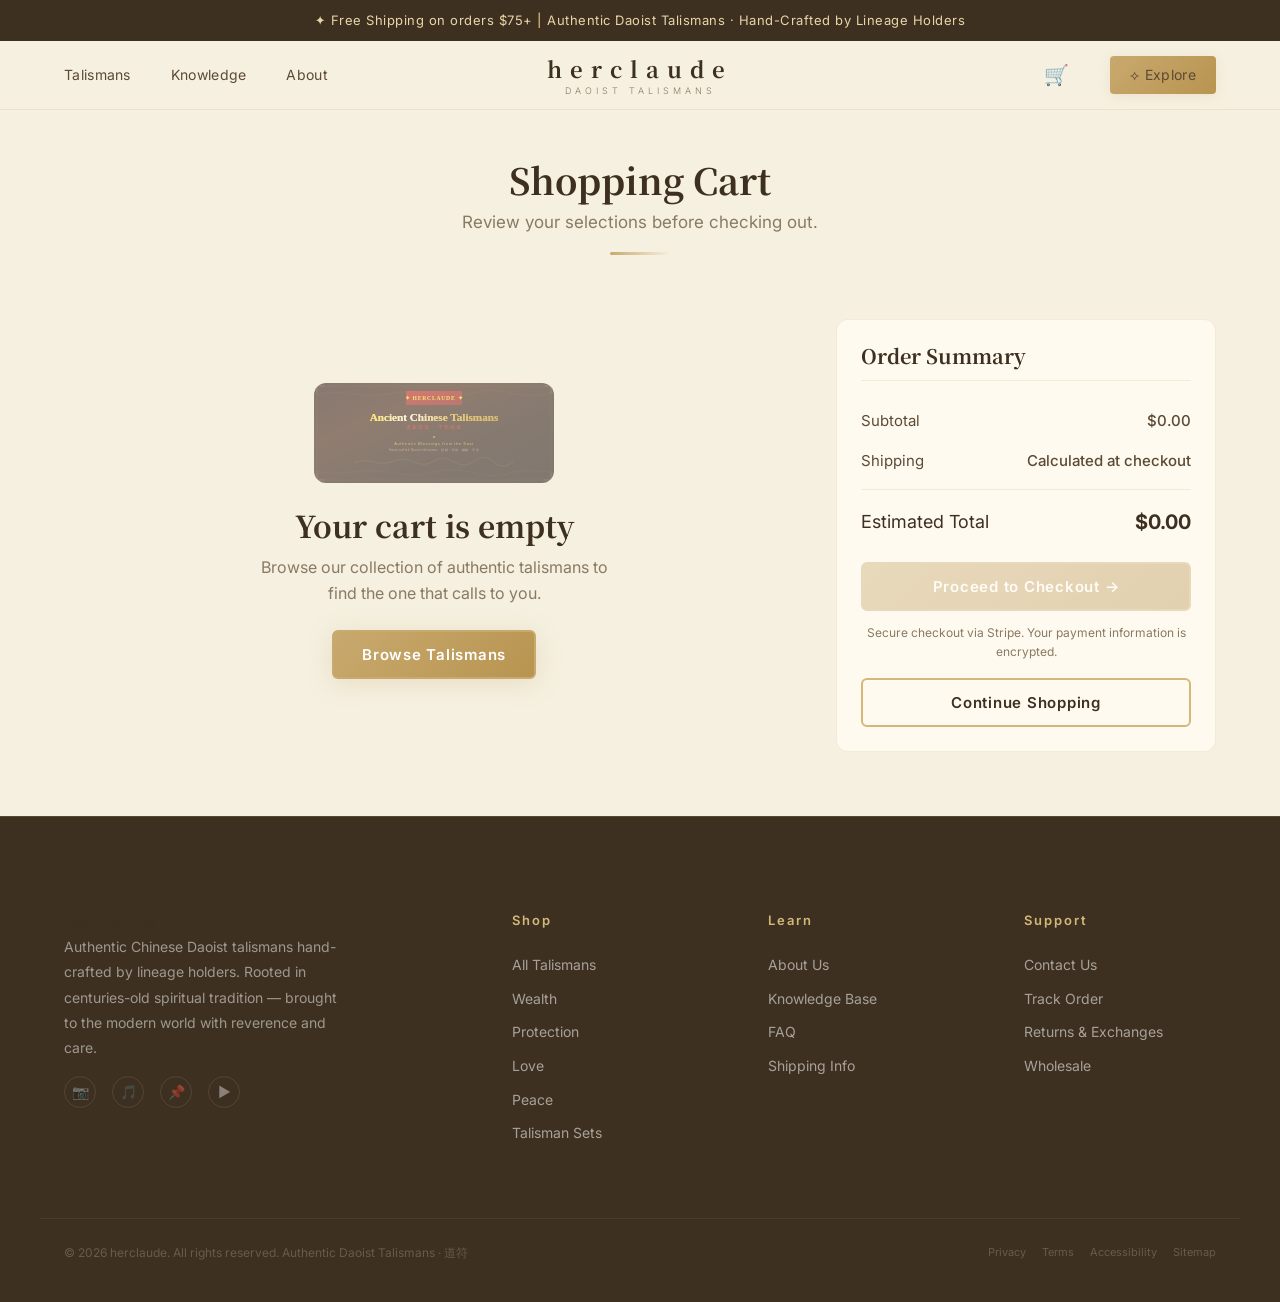
<file: cart.html>
<!DOCTYPE html>
<html lang="en">
<head>
  <meta charset="UTF-8">
  <meta name="viewport" content="width=device-width, initial-scale=1.0">
  <title>Shopping Cart — herclaude</title>
  <meta name="description" content="Review your selected talismans and proceed to checkout.">

  <!-- Styles -->
  <link rel="stylesheet" href="css/style.css?v=4">

  <!-- Fonts -->
  <link rel="preconnect" href="https://fonts.googleapis.com">
  <link href="https://fonts.googleapis.com/css2?family=Noto+Serif+SC:wght@400;600;700&family=Inter:wght@300;400;500;600;700&family=Ma+Shan+Zheng&display=swap" rel="stylesheet">

  <!-- Scripts -->
  <script src="js/data.js" defer></script>
  <script src="js/utils.js" defer></script>
  <script src="js/cart.js" defer></script>
</head>
<body>

  <!-- ===== PROMO BAR ===== -->
  <div class="top-bar">
    ✦ Free Shipping on orders $75+ <span>|</span> Authentic Daoist Talismans · Hand-Crafted by Lineage Holders
  </div>

  <!-- ===== HEADER (v2) ===== -->
  <div class="nav-wrapper">
    <nav class="nav">
      <div class="nav-left">
        <a href="products.html">Talismans</a>
        <a href="knowledge.html">Knowledge</a>
        <a href="about.html">About</a>
      </div>

      <div class="nav-logo">
        herclaude
        <span class="logo-sub">DAOIST TALISMANS</span>
      </div>

      <div class="nav-right">
        <a href="cart.html" class="cart-link" aria-label="Shopping cart" aria-current="page">
          <span class="cart-icon">&#x1F6D2;</span>
          <span class="cart-count" id="cart-count">0</span>
        </a>
        <a href="products.html" class="nav-cta">
          <span>⟡</span> Explore
        </a>
      </div>

      <div class="nav-toggle" onclick="this.parentElement.classList.toggle('nav-menu-open')">
        <span></span>
        <span></span>
        <span></span>
      </div>
    </nav>
  </div>

  <!-- ===== MAIN CONTENT ===== -->
  <main id="main-content" role="main">

    <!-- Page Header -->
    <section class="page-header" aria-labelledby="page-title">
      <div class="container">
        <h1 id="page-title">Shopping Cart</h1>
        <p class="page-subtitle">Review your selections before checking out.</p>
      </div>
    </section>

    <!-- Cart Content -->
    <section class="cart-section" aria-label="Shopping cart contents">
      <div class="container cart-layout">

        <!-- Cart Items -->
        <div class="cart-items" id="cart-items">
          <!-- Empty state -->
          <div class="cart-empty" id="cart-empty">
            <div class="empty-icon">
              <img src="images/hero-banner.svg" alt="" class="cart-empty-img" loading="lazy">
            </div>
            <h2>Your cart is empty</h2>
            <p>Browse our collection of authentic talismans to find the one that calls to you.</p>
            <a href="products.html" class="btn btn-primary">Browse Talismans</a>
          </div>
        </div>

        <!-- Cart Summary -->
        <aside class="cart-summary" aria-label="Order summary">
          <h2>Order Summary</h2>

          <div class="summary-row">
            <span>Subtotal</span>
            <span id="summary-subtotal">$0.00</span>
          </div>
          <div class="summary-row">
            <span>Shipping</span>
            <span id="summary-shipping">Calculated at checkout</span>
          </div>
          <div class="summary-row summary-total">
            <span>Estimated Total</span>
            <span id="summary-total">$0.00</span>
          </div>

          <button type="button" class="btn btn-primary btn-block" id="checkout-btn" disabled>
            Proceed to Checkout →
          </button>

          <p class="checkout-note">Secure checkout via Stripe. Your payment information is encrypted.</p>

          <a href="products.html" class="btn btn-outline btn-block">Continue Shopping</a>
        </aside>

      </div>
    </section>

  </main>

  <!-- ===== FOOTER (v2) ===== -->
  <footer class="site-footer" role="contentinfo">
    <div class="footer-grid">
      <div class="footer-brand">
        <h4>herclaude</h4>
        <p>Authentic Chinese Daoist talismans hand-crafted by lineage holders. Rooted in centuries-old spiritual tradition — brought to the modern world with reverence and care.</p>
        <div class="footer-social">
          <a href="#" aria-label="Instagram">&#x1F4F7;</a>
          <a href="#" aria-label="TikTok">&#x1F3B5;</a>
          <a href="#" aria-label="Pinterest">&#x1F4CC;</a>
          <a href="#" aria-label="YouTube">&#x25B6;&#xFE0F;</a>
        </div>
      </div>
      <div class="footer-col">
        <h4>Shop</h4>
        <ul>
          <li><a href="products.html">All Talismans</a></li>
          <li><a href="products.html?collection=wealth">Wealth</a></li>
          <li><a href="products.html?collection=protection">Protection</a></li>
          <li><a href="products.html?collection=love">Love</a></li>
          <li><a href="products.html?collection=peace">Peace</a></li>
          <li><a href="products.html?collection=sets">Talisman Sets</a></li>
        </ul>
      </div>
      <div class="footer-col">
        <h4>Learn</h4>
        <ul>
          <li><a href="about.html">About Us</a></li>
          <li><a href="knowledge.html">Knowledge Base</a></li>
          <li><a href="about.html#faq">FAQ</a></li>
          <li><a href="about.html#shipping">Shipping Info</a></li>
        </ul>
      </div>
      <div class="footer-col">
        <h4>Support</h4>
        <ul>
          <li><a href="about.html">Contact Us</a></li>
          <li><a href="cart.html">Track Order</a></li>
          <li><a href="about.html#shipping">Returns &amp; Exchanges</a></li>
          <li><a href="about.html#faq">Wholesale</a></li>
        </ul>
      </div>
    </div>
    <div class="footer-bottom">
      <p>&copy; 2026 herclaude. All rights reserved. Authentic Daoist Talismans &middot; 道符</p>
      <div class="footer-bottom-links">
        <a href="#">Privacy</a>
        <a href="#">Terms</a>
        <a href="#">Accessibility</a>
        <a href="#">Sitemap</a>
      </div>
    </div>
  </footer>

  <script>
  document.addEventListener('DOMContentLoaded', function() {
    const itemsContainer = document.getElementById('cart-items');
    const emptyState = document.getElementById('cart-empty');
    const checkoutBtn = document.getElementById('checkout-btn');

    function render() {
      Cart.load();
      const items = Cart.getAll();
      const hasItems = items.length > 0;

      emptyState.style.display = hasItems ? 'none' : 'flex';
      checkoutBtn.disabled = !hasItems;

      itemsContainer.querySelectorAll('.cart-item').forEach(function(el) { el.remove(); });

      if (!hasItems) return;

      items.forEach(function(item) {
        var product = products.find(function(p) { return p.id === item.productId; });
        if (!product) return;

        var subtotal = product.price * item.quantity;
        var el = document.createElement('div');
        el.className = 'cart-item';
        el.dataset.productId = item.productId;

        el.innerHTML =
          '<img src="' + product.image + '" alt="' + product.title + '" class="cart-item-image" loading="lazy">' +
          '<div class="cart-item-info">' +
            '<h3>' + product.title + ' <span class="cart-item-title-cn">' + product.title_cn + '</span></h3>' +
            '<p class="cart-item-sku">SKU: ' + product.sku + '</p>' +
          '</div>' +
          '<div class="cart-item-qty">' +
            '<button type="button" class="qty-btn" data-action="decrease">\u2212</button>' +
            '<input type="number" class="qty-input" value="' + item.quantity + '" min="1" max="99" readonly>' +
            '<button type="button" class="qty-btn" data-action="increase">+</button>' +
          '</div>' +
          '<div class="cart-item-price">' + Utils.formatPrice(product.price) + ' ea</div>' +
          '<div class="cart-item-subtotal">' + Utils.formatPrice(subtotal) + '</div>' +
          '<button type="button" class="cart-item-remove" data-action="remove" aria-label="Remove item">&times;</button>';

        el.querySelector('[data-action="decrease"]').addEventListener('click', function() {
          if (item.quantity > 1) {
            Cart.updateQuantity(item.productId, item.quantity - 1);
          }
          render();
        });

        el.querySelector('[data-action="increase"]').addEventListener('click', function() {
          Cart.updateQuantity(item.productId, item.quantity + 1);
          render();
        });

        el.querySelector('[data-action="remove"]').addEventListener('click', function() {
          Cart.remove(item.productId);
          render();
        });

        itemsContainer.appendChild(el);
      });

      updateSummary();
    }

    function updateSummary() {
      var subtotal = Cart.getSubtotal();
      document.getElementById('summary-subtotal').textContent = Utils.formatPrice(subtotal);
      document.getElementById('summary-total').textContent = Utils.formatPrice(subtotal);
    }

    checkoutBtn.addEventListener('click', function() {
      if (!this.disabled) {
        window.location.href = 'checkout.html';
      }
    });

    Cart.init();
    render();
  });
  </script>

</body>
</html>
</file>
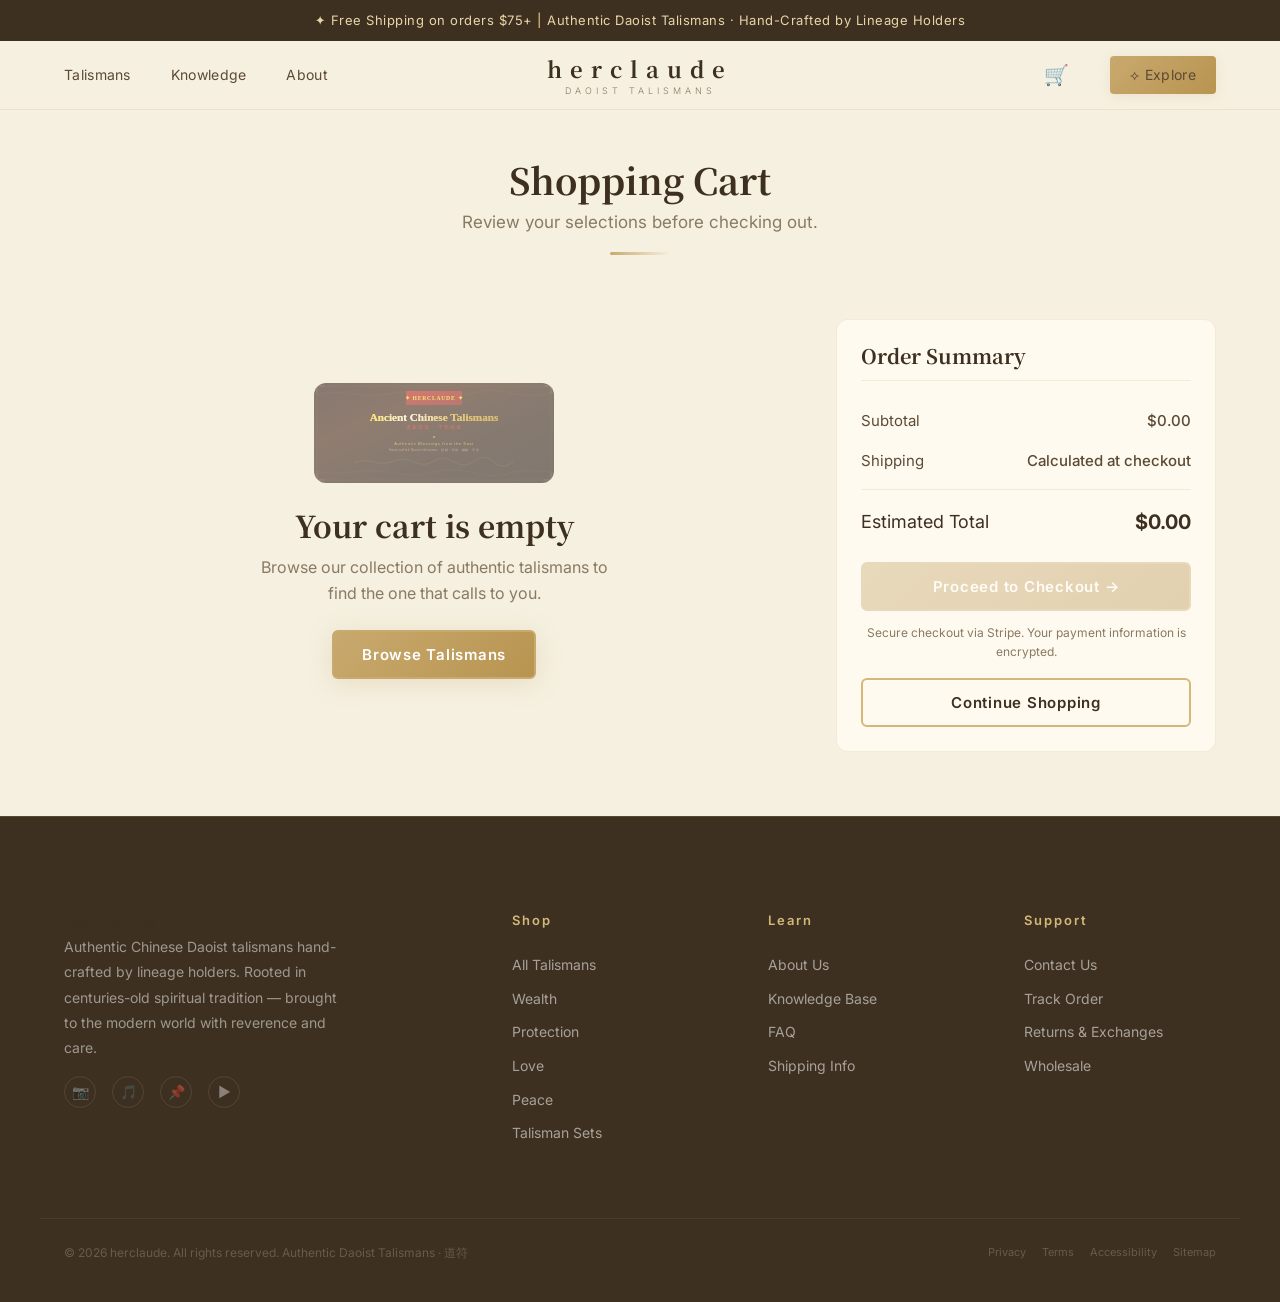
<file: checkout.html>
<!DOCTYPE html>
<html lang="en">
<head>
  <meta charset="UTF-8">
  <meta name="viewport" content="width=device-width, initial-scale=1.0">
  <title>Checkout — herclaude</title>
  <meta name="description" content="Complete your purchase of authentic Daoist talismans. Secure checkout.">

  <!-- Styles -->
  <link rel="stylesheet" href="css/style.css?v=4">

  <!-- Fonts -->
  <link rel="preconnect" href="https://fonts.googleapis.com">
  <link href="https://fonts.googleapis.com/css2?family=Noto+Serif+SC:wght@400;600;700&family=Inter:wght@300;400;500;600;700&family=Ma+Shan+Zheng&display=swap" rel="stylesheet">

  <!-- Scripts -->
  <script src="js/data.js" defer></script>
  <script src="js/utils.js" defer></script>
  <script src="js/cart.js" defer></script>
</head>
<body>

  <!-- ===== PROMO BAR ===== -->
  <div class="top-bar">
    ✦ Free Shipping on orders $75+ <span>|</span> Authentic Daoist Talismans · Hand-Crafted by Lineage Holders
  </div>

  <!-- ===== HEADER (minimal for checkout) ===== -->
  <div class="nav-wrapper">
    <nav class="nav">
      <div class="nav-left">
        <a href="products.html">Talismans</a>
        <a href="knowledge.html">Knowledge</a>
        <a href="about.html">About</a>
      </div>

      <div class="nav-logo">
        herclaude
        <span class="logo-sub">DAOIST TALISMANS</span>
      </div>

      <div class="nav-right">
        <div class="checkout-steps" aria-label="Checkout progress">
          <span class="step active">Cart</span>
          <span class="step-separator">→</span>
          <span class="step current">Checkout</span>
          <span class="step-separator">→</span>
          <span class="step">Confirmation</span>
        </div>
        <a href="cart.html" class="cart-link" aria-label="Shopping cart">
          <span class="cart-count" id="cart-count">0</span>
        </a>
      </div>

      <div class="nav-toggle" onclick="this.parentElement.classList.toggle('nav-menu-open')">
        <span></span>
        <span></span>
        <span></span>
      </div>
    </nav>
  </div>

  <!-- ===== MAIN CONTENT ===== -->
  <main id="main-content" role="main">

    <!-- Page Header -->
    <section class="page-header" aria-labelledby="page-title">
      <div class="container">
        <h1 id="page-title">Checkout</h1>
      </div>
    </section>

    <!-- Checkout Form -->
    <section class="checkout-form-section" aria-label="Checkout form">
      <div class="container checkout-layout">

        <!-- Form Fields -->
        <form class="checkout-form" id="checkout-form" novalidate>

          <!-- Contact -->
          <fieldset class="form-fieldset">
            <legend>Contact</legend>
            <div class="form-group">
              <label for="email">Email</label>
              <input type="email" id="email" name="email" required placeholder="your@email.com">
            </div>
          </fieldset>

          <!-- Shipping -->
          <fieldset class="form-fieldset">
            <legend>Shipping Address</legend>
            <div class="form-row">
              <div class="form-group">
                <label for="first-name">First Name</label>
                <input type="text" id="first-name" name="firstName" required>
              </div>
              <div class="form-group">
                <label for="last-name">Last Name</label>
                <input type="text" id="last-name" name="lastName" required>
              </div>
            </div>
            <div class="form-group">
              <label for="address">Address</label>
              <input type="text" id="address" name="address" required placeholder="Street address">
            </div>
            <div class="form-group">
              <label for="address-2">Apartment, suite, etc. (optional)</label>
              <input type="text" id="address-2" name="address2">
            </div>
            <div class="form-row form-row-3">
              <div class="form-group">
                <label for="city">City</label>
                <input type="text" id="city" name="city" required>
              </div>
              <div class="form-group">
                <label for="state">State / Province</label>
                <input type="text" id="state" name="state" required>
              </div>
              <div class="form-group">
                <label for="zip">ZIP / Postal Code</label>
                <input type="text" id="zip" name="zip" required>
              </div>
            </div>
            <div class="form-group">
              <label for="country">Country</label>
              <select id="country" name="country" required>
                <option value="">— Select —</option>
                <option value="US">United States</option>
                <option value="CA">Canada</option>
                <option value="GB">United Kingdom</option>
                <option value="AU">Australia</option>
              </select>
            </div>
          </fieldset>

          <!-- Shipping Method -->
          <fieldset class="form-fieldset">
            <legend>Shipping Method</legend>
            <div class="form-group radio-group">
              <label class="radio-label">
                <input type="radio" name="shipping" value="standard" checked data-cost="5">
                <span>Standard (5–10 business days) — $5.00</span>
              </label>
              <label class="radio-label">
                <input type="radio" name="shipping" value="express" data-cost="15">
                <span>Express (2–3 business days) — $15.00</span>
              </label>
            </div>
          </fieldset>

          <!-- Payment (placeholder) -->
          <fieldset class="form-fieldset">
            <legend>Payment</legend>
            <div class="form-group">
              <label for="card-number">Card Number</label>
              <input type="text" id="card-number" name="cardNumber" placeholder="4242 4242 4242 4242" inputmode="numeric">
            </div>
            <div class="form-row form-row-3">
              <div class="form-group">
                <label for="expiry">Expiry (MM/YY)</label>
                <input type="text" id="expiry" name="expiry" placeholder="MM/YY">
              </div>
              <div class="form-group">
                <label for="cvc">CVC</label>
                <input type="text" id="cvc" name="cvc" placeholder="123">
              </div>
              <div class="form-group">
                <label for="zip-code">Billing ZIP</label>
                <input type="text" id="zip-code" name="billingZip">
              </div>
            </div>
          </fieldset>

          <!-- Order Notes -->
          <fieldset class="form-fieldset">
            <legend>Order Notes (optional)</legend>
            <div class="form-group">
              <textarea id="order-notes" name="notes" rows="3" placeholder="Special instructions, consecration requests, gift message..."></textarea>
            </div>
          </fieldset>

          <!-- Place Order -->
          <button type="submit" class="btn btn-primary btn-block btn-lg" id="place-order">
            Place Order
          </button>
        </form>

        <!-- Order Summary Sidebar -->
        <aside class="checkout-summary" aria-label="Order summary">
          <h2>Order Summary</h2>
          <div class="checkout-summary-items" id="checkout-summary-items">
            <!-- line items injected by JS -->
          </div>
          <div class="summary-row">
            <span>Subtotal</span>
            <span id="checkout-subtotal">$0.00</span>
          </div>
          <div class="summary-row">
            <span>Shipping</span>
            <span id="checkout-shipping">$0.00</span>
          </div>
          <div class="summary-row summary-total">
            <span>Total</span>
            <span id="checkout-total">$0.00</span>
          </div>
        </aside>

      </div>
    </section>

  </main>

  <!-- ===== FOOTER (minimal) ===== -->
  <footer class="site-footer checkout-footer" role="contentinfo">
    <div class="footer-inner">
      <p class="footer-copy">&copy; 2026 herclaude. All rights reserved.</p>
    </div>
  </footer>

  <script>
  document.addEventListener('DOMContentLoaded', function() {
    Cart.load();
    var items = Cart.getAll();

    if (items.length === 0) {
      window.location.href = 'cart.html';
      return;
    }

    var summaryItems = document.getElementById('checkout-summary-items');
    var subtotal = 0;

    items.forEach(function(item) {
      var product = products.find(function(p) { return p.id === item.productId; });
      if (!product) return;

      var lineTotal = product.price * item.quantity;
      subtotal += lineTotal;

      var el = document.createElement('div');
      el.className = 'checkout-summary-item';

      el.innerHTML =
        '<div class="checkout-summary-item-info">' +
          '<span class="checkout-summary-item-name">' + product.title + '</span>' +
          '<span class="checkout-summary-item-qty">&times;' + item.quantity + '</span>' +
        '</div>' +
        '<span class="checkout-summary-item-price">' + Utils.formatPrice(lineTotal) + '</span>';

      summaryItems.appendChild(el);
    });

    function updateSummary() {
      var shippingRadio = document.querySelector('input[name="shipping"]:checked');
      var shippingCost = shippingRadio ? parseFloat(shippingRadio.dataset.cost || 0) : 0;
      document.getElementById('checkout-subtotal').textContent = Utils.formatPrice(subtotal);
      document.getElementById('checkout-shipping').textContent = Utils.formatPrice(shippingCost);
      document.getElementById('checkout-total').textContent = Utils.formatPrice(subtotal + shippingCost);
    }

    document.querySelectorAll('input[name="shipping"]').forEach(function(radio) {
      radio.addEventListener('change', updateSummary);
    });

    updateSummary();

    var placeOrderBtn = document.getElementById('place-order');
    placeOrderBtn.addEventListener('click', function(e) {
      e.preventDefault();
      alert('Payment integration coming soon. Your cart items have been saved.');
    });
  });
  </script>

</body>
</html>
</file>
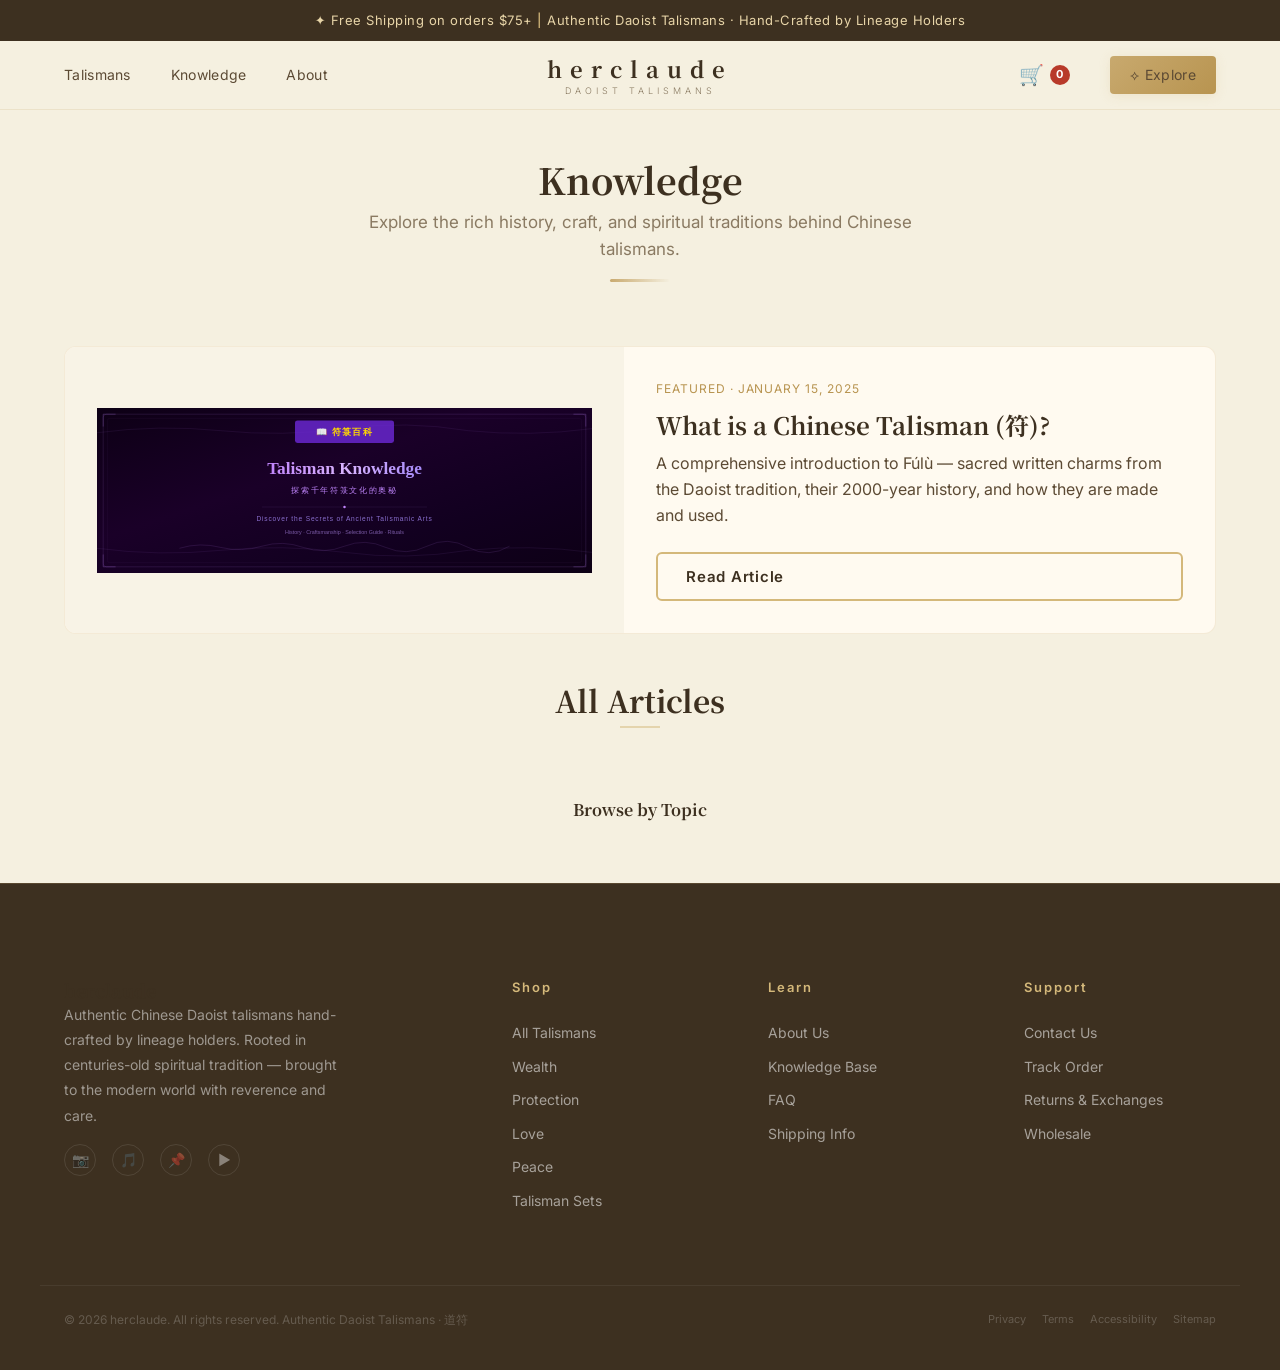
<file: knowledge.html>
<!DOCTYPE html>
<html lang="en">
<head>
  <meta charset="UTF-8">
  <meta name="viewport" content="width=device-width, initial-scale=1.0">
  <title>Knowledge — herclaude</title>
  <meta name="description" content="Learn about the history, craft, and traditions of Chinese Daoist talismans. Educational articles and guides.">

  <!-- Styles -->
  <link rel="stylesheet" href="css/style.css?v=4">

  <!-- Fonts -->
  <link rel="preconnect" href="https://fonts.googleapis.com">
  <link href="https://fonts.googleapis.com/css2?family=Noto+Serif+SC:wght@400;600;700&family=Inter:wght@300;400;500;600;700&family=Ma+Shan+Zheng&display=swap" rel="stylesheet">

  <!-- Scripts -->
  <script src="js/data.js" defer></script>
  <script src="js/utils.js" defer></script>
  <script src="js/cart.js" defer></script>
  <script src="js/router.js" defer></script>
</head>
<body>

  <!-- ===== PROMO BAR ===== -->
  <div class="top-bar">
    ✦ Free Shipping on orders $75+ <span>|</span> Authentic Daoist Talismans · Hand-Crafted by Lineage Holders
  </div>

  <!-- ===== HEADER (v2) ===== -->
  <div class="nav-wrapper">
    <nav class="nav">
      <div class="nav-left">
        <a href="products.html">Talismans</a>
        <a href="knowledge.html" aria-current="page">Knowledge</a>
        <a href="about.html">About</a>
      </div>

      <div class="nav-logo">
        herclaude
        <span class="logo-sub">DAOIST TALISMANS</span>
      </div>

      <div class="nav-right">
        <a href="cart.html" class="cart-link" aria-label="Shopping cart">
          <span class="cart-icon">&#x1F6D2;</span>
          <span class="cart-count" id="cart-count">0</span>
        </a>
        <a href="products.html" class="nav-cta">
          <span>⟡</span> Explore
        </a>
      </div>

      <div class="nav-toggle" onclick="this.parentElement.classList.toggle('nav-menu-open')">
        <span></span>
        <span></span>
        <span></span>
      </div>
    </nav>
  </div>

  <!-- ===== MAIN CONTENT ===== -->
  <main id="main-content" role="main">

    <!-- Page Header -->
    <section class="page-header" aria-labelledby="page-title">
      <div class="container">
        <h1 id="page-title">Knowledge</h1>
        <p class="page-subtitle">Explore the rich history, craft, and spiritual traditions behind Chinese talismans.</p>
      </div>
    </section>

    <!-- Featured Article -->
    <article class="featured-article" aria-labelledby="featured-heading">
      <div class="container">
        <div class="featured-article-card">
          <div class="featured-article-image">
            <img src="images/knowledge-banner.svg" alt="Featured article illustration">
          </div>
          <div class="featured-article-content">
            <p class="article-meta">Featured · January 15, 2025</p>
            <h2 id="featured-heading">What is a Chinese Talisman (符)?</h2>
            <p>A comprehensive introduction to Fúlù — sacred written charms from the Daoist tradition, their 2000-year history, and how they are made and used.</p>
            <a href="#" class="btn btn-outline" id="featured-read-more">Read Article</a>
          </div>
        </div>
      </div>
    </article>

    <!-- Article List -->
    <section class="article-list" aria-labelledby="articles-heading">
      <div class="container">
        <h2 id="articles-heading">All Articles</h2>
        <div class="article-grid" id="article-grid">
          <!-- article cards injected by JS -->
        </div>
      </div>
    </section>

    <!-- Article Detail (hidden, shown when reading a specific article) -->
    <article class="article-detail" id="article-detail" hidden>
      <div class="container">
        <header class="article-detail-header">
          <h2 id="article-detail-title">Article Title</h2>
          <p class="article-detail-meta">
            <span id="article-detail-date"></span>
            <span class="article-detail-tags" id="article-detail-tags"></span>
          </p>
        </header>
        <div class="article-detail-body" id="article-detail-body">
          <!-- article HTML body injected by JS -->
        </div>
        <nav class="article-detail-nav">
          <a href="#" id="back-to-articles" class="btn btn-outline">&larr; Back to Articles</a>
        </nav>
      </div>
    </article>

    <!-- Tags / Categories Filter -->
    <aside class="article-filters" aria-label="Article filters">
      <div class="container">
        <h3>Browse by Topic</h3>
        <div class="tag-pills" id="tag-pills">
          <!-- tag pill buttons injected by JS -->
        </div>
      </div>
    </aside>

  </main>

  <!-- ===== FOOTER (v2) ===== -->
  <footer class="site-footer" role="contentinfo">
    <div class="footer-grid">
      <div class="footer-brand">
        <h4>herclaude</h4>
        <p>Authentic Chinese Daoist talismans hand-crafted by lineage holders. Rooted in centuries-old spiritual tradition — brought to the modern world with reverence and care.</p>
        <div class="footer-social">
          <a href="#" aria-label="Instagram">&#x1F4F7;</a>
          <a href="#" aria-label="TikTok">&#x1F3B5;</a>
          <a href="#" aria-label="Pinterest">&#x1F4CC;</a>
          <a href="#" aria-label="YouTube">&#x25B6;&#xFE0F;</a>
        </div>
      </div>
      <div class="footer-col">
        <h4>Shop</h4>
        <ul>
          <li><a href="products.html">All Talismans</a></li>
          <li><a href="products.html?collection=wealth">Wealth</a></li>
          <li><a href="products.html?collection=protection">Protection</a></li>
          <li><a href="products.html?collection=love">Love</a></li>
          <li><a href="products.html?collection=peace">Peace</a></li>
          <li><a href="products.html?collection=sets">Talisman Sets</a></li>
        </ul>
      </div>
      <div class="footer-col">
        <h4>Learn</h4>
        <ul>
          <li><a href="about.html">About Us</a></li>
          <li><a href="knowledge.html">Knowledge Base</a></li>
          <li><a href="about.html#faq">FAQ</a></li>
          <li><a href="about.html#shipping">Shipping Info</a></li>
        </ul>
      </div>
      <div class="footer-col">
        <h4>Support</h4>
        <ul>
          <li><a href="about.html">Contact Us</a></li>
          <li><a href="cart.html">Track Order</a></li>
          <li><a href="about.html#shipping">Returns &amp; Exchanges</a></li>
          <li><a href="about.html#faq">Wholesale</a></li>
        </ul>
      </div>
    </div>
    <div class="footer-bottom">
      <p>&copy; 2026 herclaude. All rights reserved. Authentic Daoist Talismans &middot; 道符</p>
      <div class="footer-bottom-links">
        <a href="#">Privacy</a>
        <a href="#">Terms</a>
        <a href="#">Accessibility</a>
        <a href="#">Sitemap</a>
      </div>
    </div>
  </footer>

</body>
</html>
</file>
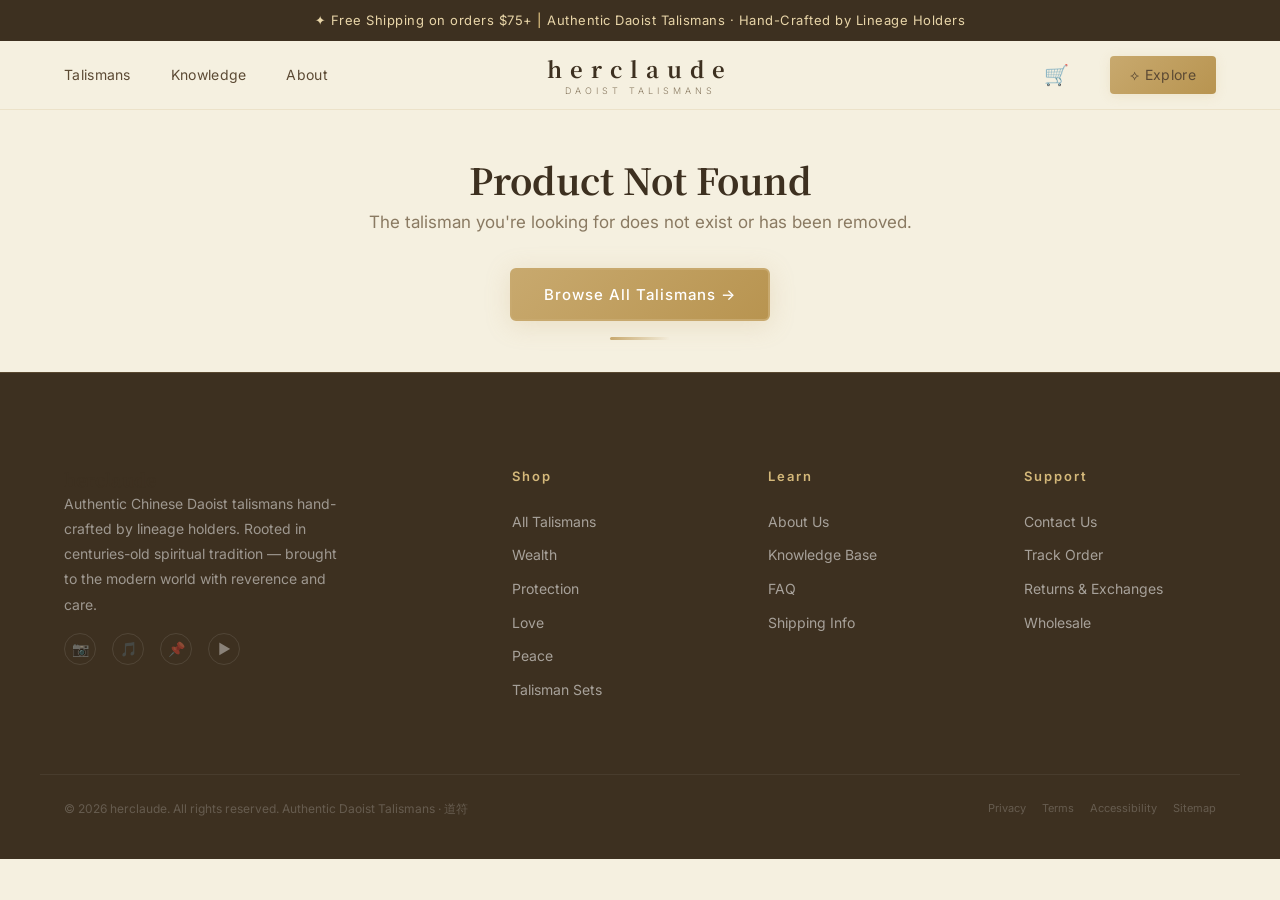
<file: product-detail.html>
<!DOCTYPE html>
<html lang="en">
<head>
  <meta charset="UTF-8">
  <meta name="viewport" content="width=device-width, initial-scale=1.0">
  <title>Product — herclaude</title>
  <meta name="description" content="View details for this authentic Daoist talisman. Hand-crafted on traditional paper with consecrated ink.">

  <!-- Styles -->
  <link rel="stylesheet" href="css/style.css?v=4">

  <!-- Fonts -->
  <link rel="preconnect" href="https://fonts.googleapis.com">
  <link href="https://fonts.googleapis.com/css2?family=Noto+Serif+SC:wght@400;600;700&family=Inter:wght@300;400;500;600;700&family=Ma+Shan+Zheng&display=swap" rel="stylesheet">

  <!-- Scripts -->
  <script src="js/data.js" defer></script>
  <script src="js/utils.js" defer></script>
  <script src="js/cart.js" defer></script>
  <script src="js/router.js" defer></script>
</head>
<body>

  <!-- ===== PROMO BAR ===== -->
  <div class="top-bar">
    ✦ Free Shipping on orders $75+ <span>|</span> Authentic Daoist Talismans · Hand-Crafted by Lineage Holders
  </div>

  <!-- ===== HEADER (v2) ===== -->
  <div class="nav-wrapper">
    <nav class="nav">
      <div class="nav-left">
        <a href="products.html">Talismans</a>
        <a href="knowledge.html">Knowledge</a>
        <a href="about.html">About</a>
      </div>

      <div class="nav-logo">
        herclaude
        <span class="logo-sub">DAOIST TALISMANS</span>
      </div>

      <div class="nav-right">
        <a href="cart.html" class="cart-link" aria-label="Shopping cart">
          <span class="cart-icon">&#x1F6D2;</span>
          <span class="cart-count" id="cart-count">0</span>
        </a>
        <a href="products.html" class="nav-cta">
          <span>⟡</span> Explore
        </a>
      </div>

      <div class="nav-toggle" onclick="this.parentElement.classList.toggle('nav-menu-open')">
        <span></span>
        <span></span>
        <span></span>
      </div>
    </nav>
  </div>

  <!-- ===== MAIN CONTENT ===== -->
  <main id="main-content" role="main">

    <!-- Breadcrumb -->
    <nav class="breadcrumb" aria-label="Breadcrumb">
      <div class="container">
        <ol>
          <li><a href="index.html">Home</a></li>
          <li><a href="products.html">Talismans</a></li>
          <li aria-current="page">Product Name</li>
        </ol>
      </div>
    </nav>

    <!-- Product Detail (PDP) -->
    <article class="product-detail" itemscope itemtype="https://schema.org/Product">
      <div class="container product-detail-layout">

        <!-- Image Gallery -->
        <div class="product-gallery">
          <figure class="product-image-main">
            <img src="images/detail-talisman.svg" alt="Product image" itemprop="image">
          </figure>
          <div class="product-thumbnails">
            <!-- thumbnails (if multiple images exist) -->
          </div>
        </div>

        <!-- Product Info -->
        <div class="product-info">
          <h1 itemprop="name" id="product-title">Product Name</h1>
          <p class="product-title-cn" id="product-title-cn">符名</p>

          <!-- Price -->
          <div class="product-price" itemprop="offers" itemscope itemtype="https://schema.org/Offer">
            <span class="price-current" itemprop="price" content="0.00">$0.00</span>
            <span class="price-compare" id="compare-price" hidden></span>
            <meta itemprop="priceCurrency" content="USD">
            <link itemprop="availability" href="https://schema.org/InStock">
          </div>

          <!-- SKU / Tags -->
          <div class="product-meta">
            <span class="product-sku" id="product-sku">SKU: —</span>
            <div class="product-tags" id="product-tags">
              <!-- tag pills injected by JS -->
            </div>
          </div>

          <!-- Brief -->
          <p class="product-brief" id="product-brief">A brief description of this talisman's purpose.</p>

          <!-- Add to Cart -->
          <div class="product-actions">
            <div class="quantity-selector">
              <button type="button" class="qty-btn" id="qty-decrease" aria-label="Decrease quantity">−</button>
              <input type="number" id="qty-input" value="1" min="1" max="99" aria-label="Quantity">
              <button type="button" class="qty-btn" id="qty-increase" aria-label="Increase quantity">+</button>
            </div>
            <button type="button" class="btn btn-primary btn-add-cart" id="add-to-cart">
              Add to Cart
            </button>
          </div>

          <!-- Trust / Seal -->
          <div class="product-seal">
            <p>✓ Hand-crafted by lineage holders<br>✓ Consecrated with traditional rituals<br>✓ Authentic materials &amp; inks</p>
          </div>
        </div>

      </div><!-- /.product-detail-layout -->

      <!-- Full Description (below fold) -->
      <section class="product-description" aria-labelledby="desc-heading">
        <div class="container">
          <h2 id="desc-heading">About This Talisman</h2>
          <div class="description-content" id="description-content" itemprop="description">
            <!-- product description HTML injected by JS -->
          </div>
        </div>
      </section>

      <!-- Related / Upsell -->
      <section class="related-products" aria-labelledby="related-heading">
        <div class="container">
          <h2 id="related-heading">You May Also Like</h2>
          <div class="product-grid" id="related-grid">
            <!-- related product cards injected by JS -->
          </div>
        </div>
      </section>

    </article>

  </main>

  <!-- ===== FOOTER (v2) ===== -->
  <footer class="site-footer" role="contentinfo">
    <div class="footer-grid">
      <div class="footer-brand">
        <h4>herclaude</h4>
        <p>Authentic Chinese Daoist talismans hand-crafted by lineage holders. Rooted in centuries-old spiritual tradition — brought to the modern world with reverence and care.</p>
        <div class="footer-social">
          <a href="#" aria-label="Instagram">&#x1F4F7;</a>
          <a href="#" aria-label="TikTok">&#x1F3B5;</a>
          <a href="#" aria-label="Pinterest">&#x1F4CC;</a>
          <a href="#" aria-label="YouTube">&#x25B6;&#xFE0F;</a>
        </div>
      </div>
      <div class="footer-col">
        <h4>Shop</h4>
        <ul>
          <li><a href="products.html">All Talismans</a></li>
          <li><a href="products.html?collection=wealth">Wealth</a></li>
          <li><a href="products.html?collection=protection">Protection</a></li>
          <li><a href="products.html?collection=love">Love</a></li>
          <li><a href="products.html?collection=peace">Peace</a></li>
          <li><a href="products.html?collection=sets">Talisman Sets</a></li>
        </ul>
      </div>
      <div class="footer-col">
        <h4>Learn</h4>
        <ul>
          <li><a href="about.html">About Us</a></li>
          <li><a href="knowledge.html">Knowledge Base</a></li>
          <li><a href="about.html#faq">FAQ</a></li>
          <li><a href="about.html#shipping">Shipping Info</a></li>
        </ul>
      </div>
      <div class="footer-col">
        <h4>Support</h4>
        <ul>
          <li><a href="about.html">Contact Us</a></li>
          <li><a href="cart.html">Track Order</a></li>
          <li><a href="about.html#shipping">Returns &amp; Exchanges</a></li>
          <li><a href="about.html#faq">Wholesale</a></li>
        </ul>
      </div>
    </div>
    <div class="footer-bottom">
      <p>&copy; 2026 herclaude. All rights reserved. Authentic Daoist Talismans &middot; 道符</p>
      <div class="footer-bottom-links">
        <a href="#">Privacy</a>
        <a href="#">Terms</a>
        <a href="#">Accessibility</a>
        <a href="#">Sitemap</a>
      </div>
    </div>
  </footer>

  <script>
  'use strict';

  document.addEventListener('DOMContentLoaded', function() {

    // --- Init Cart ---
    if (typeof Cart !== 'undefined') { Cart.init(); }

    // --- Read URL params ---
    var urlParams = new URLSearchParams(window.location.search);
    var productId = urlParams.get('id');

    // --- DOM refs ---
    var mainContent = document.getElementById('main-content');
    var pageTitle = document.querySelector('title');

    // --- Find product ---
    var product = null;
    if (productId && typeof products !== 'undefined') {
      product = products.find(function(p) { return p.id === productId; });
    }

    // --- 404 handling ---
    if (!product) {
      if (mainContent) {
        mainContent.innerHTML =
          '<section class="page-header" aria-labelledby="page-title">' +
            '<div class="container">' +
              '<h1 id="page-title">Product Not Found</h1>' +
              '<p class="page-subtitle">The talisman you\'re looking for does not exist or has been removed.</p>' +
              '<a href="products.html" class="btn btn-primary btn-lg" style="margin-top:2rem">Browse All Talismans &rarr;</a>' +
            '</div>' +
          '</section>';
      }
      if (pageTitle) pageTitle.textContent = 'Product Not Found | herclaude';
      return;
    }

    // --- Found product — render it ---

    // Update SEO
    var seo = product.seo || {};
    document.title = seo.title || product.title + ' (' + (product.title_cn || '') + ') | herclaude';
    var metaDesc = document.querySelector('meta[name="description"]');
    if (metaDesc) metaDesc.setAttribute('content', seo.description || product.brief || '');
    var ogTitle = document.querySelector('meta[property="og:title"]');
    if (ogTitle) ogTitle.setAttribute('content', (seo.title || product.title) + ' — herclaude');
    var ogDesc = document.querySelector('meta[property="og:description"]');
    if (ogDesc) ogDesc.setAttribute('content', seo.description || product.brief || '');
    var ogImage = document.querySelector('meta[property="og:image"]');
    if (ogImage) ogImage.setAttribute('content', product.image);
    var canonical = document.querySelector('link[rel="canonical"]');
    if (canonical) canonical.setAttribute('href', 'https://herclaude.com/product-detail.html?id=' + encodeURIComponent(product.id));

    // --- Breadcrumb ---
    var breadcrumb = document.querySelector('.breadcrumb ol');
    if (breadcrumb) {
      var collectionName = 'Talismans';
      if (typeof collections !== 'undefined') {
        var foundColl = collections.find(function(c) { return c.id === product.collection; });
        if (foundColl) collectionName = foundColl.name;
      }
      breadcrumb.innerHTML =
        '<li><a href="index.html">Home</a></li>' +
        '<li><a href="products.html' + (product.collection ? '?collection=' + encodeURIComponent(product.collection) : '') + '">' + collectionName + '</a></li>' +
        '<li aria-current="page">' + product.title + '</li>';
    }

    // --- Product Image ---
    var mainImage = document.querySelector('.product-image-main img');
    if (mainImage) {
      mainImage.src = product.image;
      mainImage.alt = product.title + ' (' + (product.title_cn || '') + ')';
    }

    // --- Product Info ---
    var titleEl = document.getElementById('product-title');
    if (titleEl) titleEl.textContent = product.title;

    var titleCnEl = document.getElementById('product-title-cn');
    if (titleCnEl) titleCnEl.textContent = product.title_cn || '';

    // Price
    var priceEl = document.querySelector('.price-current');
    if (priceEl) {
      priceEl.textContent = '$' + Number(product.price).toFixed(2);
      priceEl.setAttribute('content', product.price);
    }
    var compareEl = document.getElementById('compare-price');
    if (compareEl) {
      if (product.compare_at_price) {
        compareEl.textContent = '$' + Number(product.compare_at_price).toFixed(2);
        compareEl.hidden = false;
      } else {
        compareEl.hidden = true;
      }
    }

    // SKU
    var skuEl = document.getElementById('product-sku');
    if (skuEl) skuEl.textContent = 'SKU: ' + (product.sku || '—');

    // Tags
    var tagsEl = document.getElementById('product-tags');
    if (tagsEl && product.tags) {
      tagsEl.innerHTML = '';
      product.tags.forEach(function(tag) {
        var span = document.createElement('span');
        span.className = 'tag tag--gold';
        span.textContent = tag;
        tagsEl.appendChild(span);
      });
    }

    // Brief
    var briefEl = document.getElementById('product-brief');
    if (briefEl) briefEl.textContent = product.brief || '';

    // Add to Cart button — wire up
    var addBtn = document.getElementById('add-to-cart');
    if (addBtn) {
      addBtn.setAttribute('data-product-id', product.id);
    }

    // Quantity selector
    var qtyInput = document.getElementById('qty-input');
    var qtyDec = document.getElementById('qty-decrease');
    var qtyInc = document.getElementById('qty-increase');
    if (qtyInput) {
      qtyInput.addEventListener('change', function() {
        var val = parseInt(qtyInput.value, 10);
        if (isNaN(val) || val < 1) qtyInput.value = 1;
        if (val > 99) qtyInput.value = 99;
      });
    }
    if (qtyDec) {
      qtyDec.addEventListener('click', function() {
        if (qtyInput) {
          var val = parseInt(qtyInput.value, 10) || 1;
          if (val > 1) qtyInput.value = val - 1;
        }
      });
    }
    if (qtyInc) {
      qtyInc.addEventListener('click', function() {
        if (qtyInput) {
          var val = parseInt(qtyInput.value, 10) || 1;
          if (val < 99) qtyInput.value = val + 1;
        }
      });
    }

    // Add to Cart click
    if (addBtn) {
      addBtn.addEventListener('click', function() {
        if (typeof Cart === 'undefined') return;
        var pid = addBtn.getAttribute('data-product-id');
        var qty = qtyInput ? (parseInt(qtyInput.value, 10) || 1) : 1;
        if (pid) {
          Cart.add(pid, qty);
          var origText = addBtn.textContent;
          addBtn.textContent = 'Added!';
          addBtn.disabled = true;
          setTimeout(function() {
            addBtn.textContent = origText;
            addBtn.disabled = false;
          }, 1500);
        }
      });
    }

    // --- Full Description ---
    var descEl = document.getElementById('description-content');
    if (descEl && product.description) {
      descEl.innerHTML = product.description;
    }

    // --- Related Products ---
    var relatedGrid = document.getElementById('related-grid');
    if (relatedGrid && typeof products !== 'undefined') {
      var related = products.filter(function(p) {
        return p.collection === product.collection && p.id !== product.id;
      });
      if (related.length < 4) {
        var extras = products.filter(function(p) {
          return p.id !== product.id && !related.some(function(r) { return r.id === p.id; });
        });
        related = related.concat(extras).slice(0, 4);
      } else {
        related = related.slice(0, 4);
      }

      if (related.length === 0) {
        var relatedSection = document.querySelector('.related-products');
        if (relatedSection) relatedSection.style.display = 'none';
      } else {
        related.forEach(function(rp, idx) {
          var card = document.createElement('a');
          card.className = 'product-card';
          card.href = 'product-detail.html?id=' + encodeURIComponent(rp.id);
          card.style.textDecoration = 'none';
          card.style.color = 'inherit';

          var hasTag = rp.tags && rp.tags.indexOf('bestseller') !== -1;
          var tagText = hasTag ? 'Best Seller' : (rp.tags && rp.tags.indexOf('popular') !== -1 ? 'Popular' : '');

          card.innerHTML =
            '<div class="product-card-image">' +
              (tagText ? '<span class="product-card-tag product-card-tag--' + (hasTag ? 'bestseller' : 'new') + '">' + tagText + '</span>' : '') +
              '<img src="' + rp.image + '" alt="' + rp.title + '" loading="lazy">' +
            '</div>' +
            '<div class="product-card-body">' +
              '<h3>' + rp.title + '</h3>' +
              '<span class="product-card-collection">' + (rp.title_cn || '') + '</span>' +
              '<div class="product-card-price">$' + Number(rp.price).toFixed(2) +
                (rp.compare_at_price ? ' <span class="price-compare">$' + Number(rp.compare_at_price).toFixed(2) + '</span>' : '') +
              '</div>' +
            '</div>';

          relatedGrid.appendChild(card);
        });
      }
    }

  });
  </script>

</body>
</html>
</file>
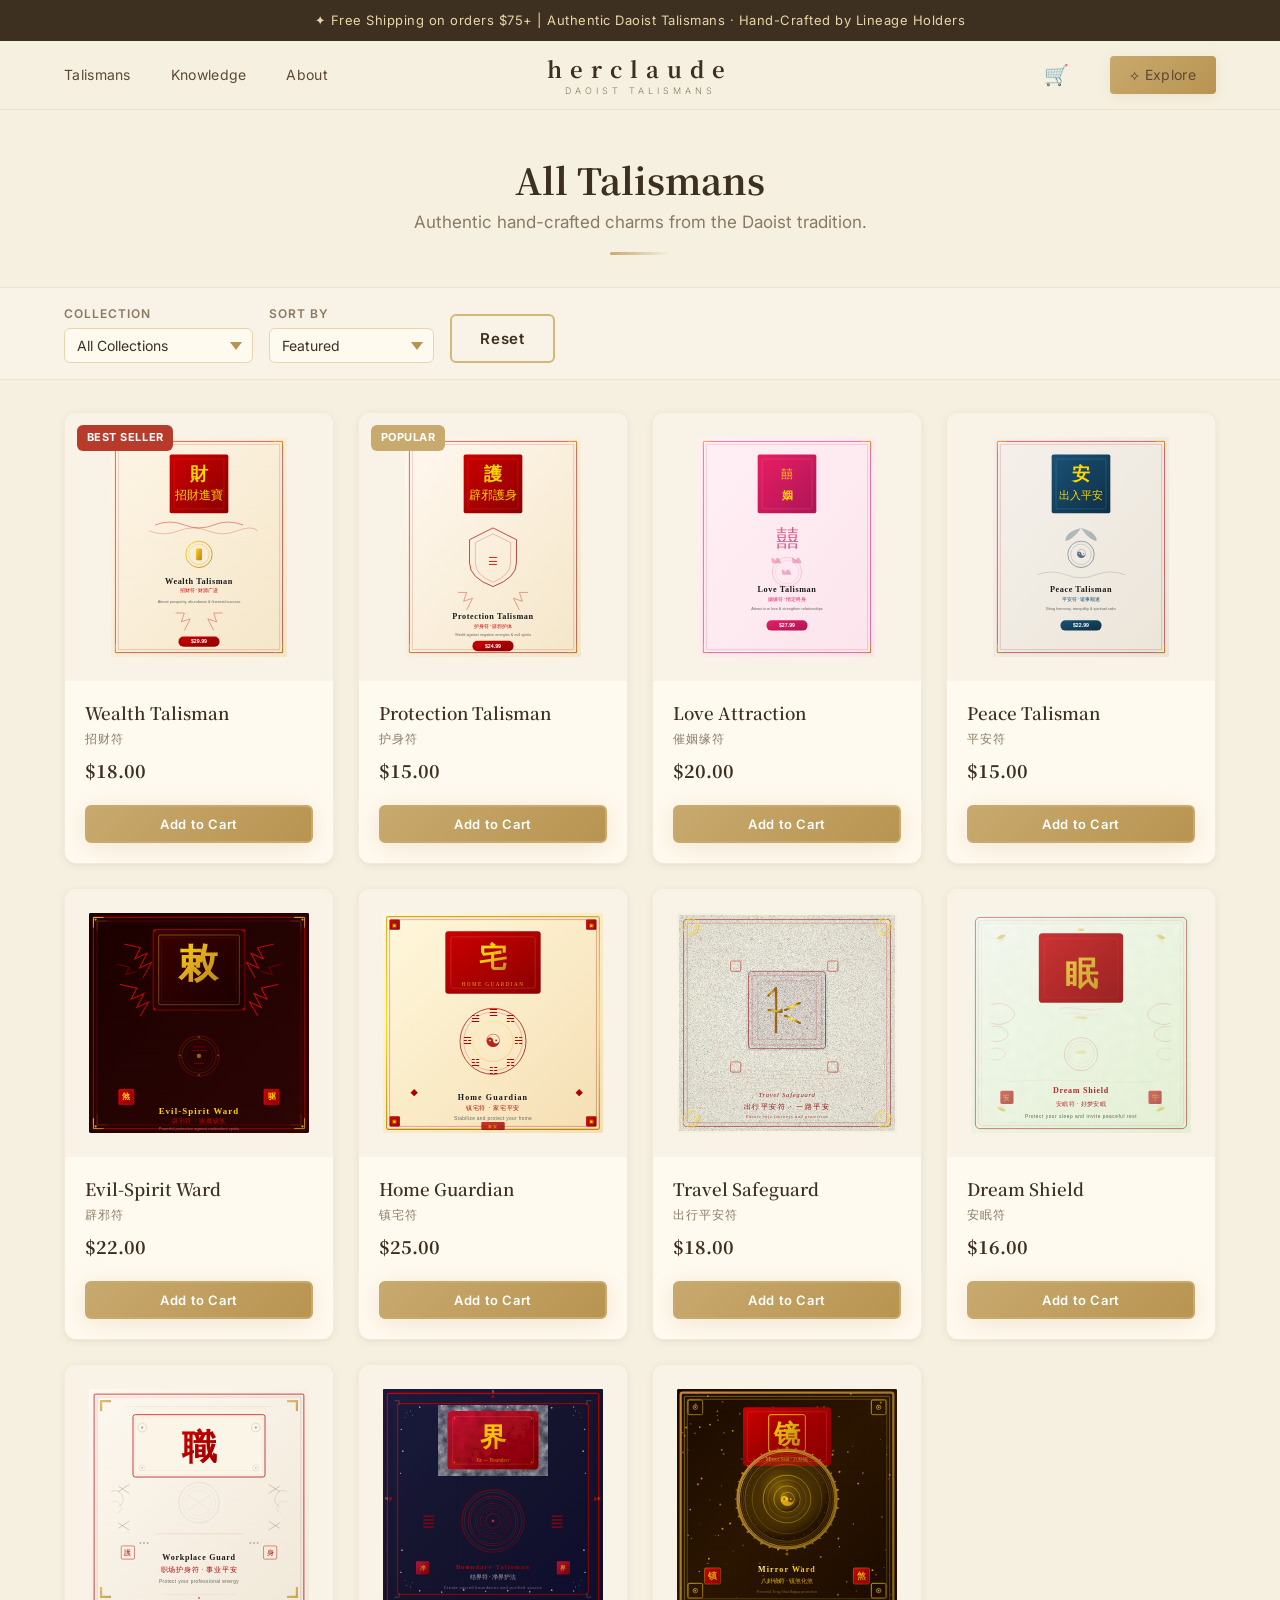
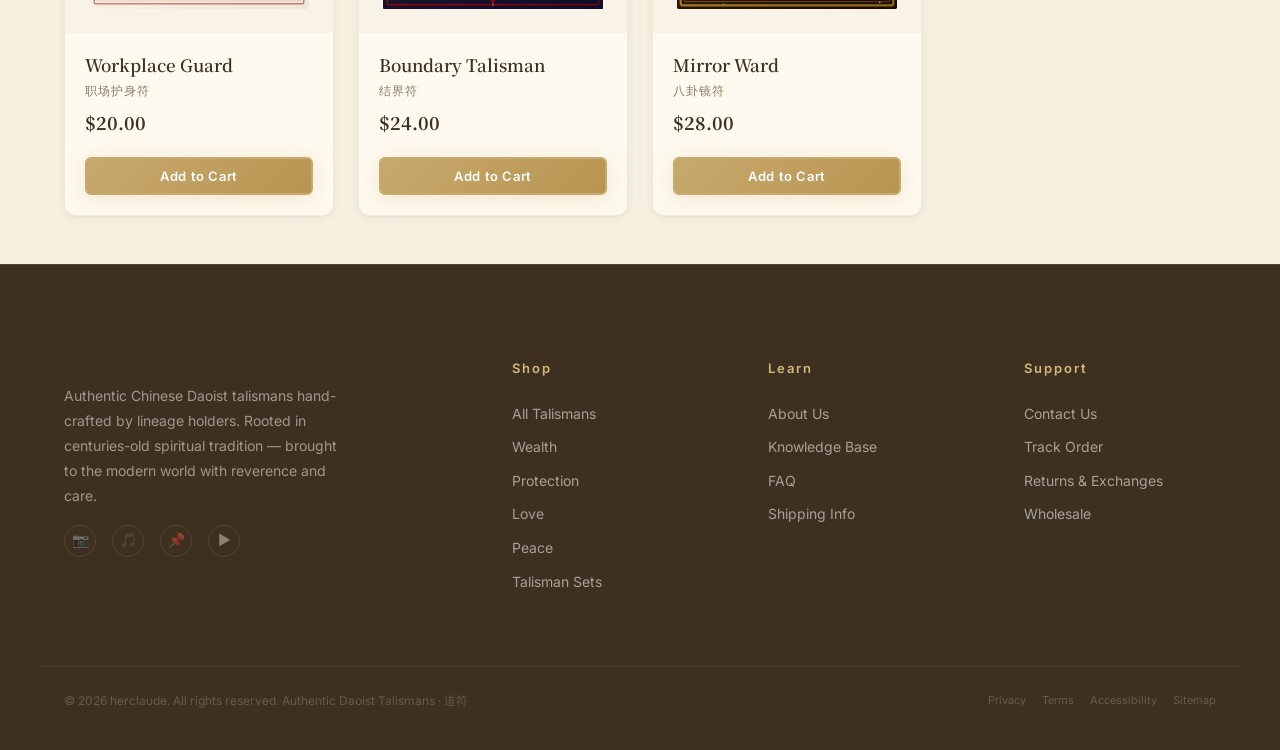
<file: products.html>
<!DOCTYPE html>
<html lang="en">
<head>
  <meta charset="UTF-8">
  <meta name="viewport" content="width=device-width, initial-scale=1.0">
  <title>Talismans — herclaude</title>
  <meta name="description" content="Browse herclaude's collection of authentic hand-crafted Daoist talismans. Filter by purpose, tradition, or collection.">

  <!-- Styles -->
  <link rel="stylesheet" href="css/style.css?v=4">

  <!-- Fonts -->
  <link rel="preconnect" href="https://fonts.googleapis.com">
  <link href="https://fonts.googleapis.com/css2?family=Noto+Serif+SC:wght@400;600;700&family=Inter:wght@300;400;500;600;700&family=Ma+Shan+Zheng&display=swap" rel="stylesheet">

  <!-- Scripts -->
  <script src="js/data.js" defer></script>
  <script src="js/utils.js" defer></script>
  <script src="js/cart.js" defer></script>
  <script src="js/router.js" defer></script>
</head>
<body>

  <!-- ===== PROMO BAR ===== -->
  <div class="top-bar">
    ✦ Free Shipping on orders $75+ <span>|</span> Authentic Daoist Talismans · Hand-Crafted by Lineage Holders
  </div>

  <!-- ===== HEADER (v2) ===== -->
  <div class="nav-wrapper">
    <nav class="nav">
      <div class="nav-left">
        <a href="products.html" aria-current="page">Talismans</a>
        <a href="knowledge.html">Knowledge</a>
        <a href="about.html">About</a>
      </div>

      <div class="nav-logo">
        herclaude
        <span class="logo-sub">DAOIST TALISMANS</span>
      </div>

      <div class="nav-right">
        <a href="cart.html" class="cart-link" aria-label="Shopping cart">
          <span class="cart-icon">&#x1F6D2;</span>
          <span class="cart-count" id="cart-count">0</span>
        </a>
        <a href="products.html" class="nav-cta">
          <span>⟡</span> Explore
        </a>
      </div>

      <div class="nav-toggle" onclick="this.parentElement.classList.toggle('nav-menu-open')">
        <span></span>
        <span></span>
        <span></span>
      </div>
    </nav>
  </div>

  <!-- ===== MAIN CONTENT ===== -->
  <main id="main-content" role="main">

    <!-- Page Header -->
    <section class="page-header" aria-labelledby="page-title">
      <div class="container">
        <h1 id="page-title">All Talismans</h1>
        <p class="page-subtitle">Authentic hand-crafted charms from the Daoist tradition.</p>
      </div>
    </section>

    <!-- Filter / Collection Sidebar -->
    <aside class="filter-bar" aria-label="Product filters">
      <div class="container filter-inner">
        <div class="filter-group">
          <label for="collection-filter">Collection</label>
          <select id="collection-filter" name="collection">
            <option value="all">All Collections</option>
            <!-- options injected from collections data -->
          </select>
        </div>
        <div class="filter-group">
          <label for="sort-by">Sort by</label>
          <select id="sort-by" name="sort">
            <option value="featured">Featured</option>
            <option value="price-asc">Price: Low to High</option>
            <option value="price-desc">Price: High to Low</option>
            <option value="name">Name (A–Z)</option>
          </select>
        </div>
        <button class="btn btn-outline" id="filter-reset" type="button">Reset</button>
      </div>
    </aside>

    <!-- Product Grid -->
    <section class="product-listing" aria-label="Product grid">
      <div class="container">
        <div class="product-grid" id="product-grid">
          <!-- product cards injected by JS -->
        </div>
        <div class="empty-state" id="empty-state" hidden>
          <h3 style="font-family:var(--font-title);color:var(--ink-dark);margin-bottom:0.5rem">Coming Soon</h3>
          <p>New talismans are being crafted. Check back soon or try a different collection.</p>
        </div>
      </div>
    </section>

    <!-- Pagination -->
    <nav class="pagination" aria-label="Pagination" hidden>
      <div class="container">
        <button class="btn btn-outline" disabled>&laquo; Previous</button>
        <span class="page-info">Page 1 of 1</span>
        <button class="btn btn-outline" disabled>Next &raquo;</button>
      </div>
    </nav>

  </main>

  <!-- ===== FOOTER (v2) ===== -->
  <footer class="site-footer" role="contentinfo">
    <div class="footer-grid">
      <div class="footer-brand">
        <h4>herclaude</h4>
        <p>Authentic Chinese Daoist talismans hand-crafted by lineage holders. Rooted in centuries-old spiritual tradition — brought to the modern world with reverence and care.</p>
        <div class="footer-social">
          <a href="#" aria-label="Instagram">&#x1F4F7;</a>
          <a href="#" aria-label="TikTok">&#x1F3B5;</a>
          <a href="#" aria-label="Pinterest">&#x1F4CC;</a>
          <a href="#" aria-label="YouTube">&#x25B6;&#xFE0F;</a>
        </div>
      </div>
      <div class="footer-col">
        <h4>Shop</h4>
        <ul>
          <li><a href="products.html">All Talismans</a></li>
          <li><a href="products.html?collection=wealth">Wealth</a></li>
          <li><a href="products.html?collection=protection">Protection</a></li>
          <li><a href="products.html?collection=love">Love</a></li>
          <li><a href="products.html?collection=peace">Peace</a></li>
          <li><a href="products.html?collection=sets">Talisman Sets</a></li>
        </ul>
      </div>
      <div class="footer-col">
        <h4>Learn</h4>
        <ul>
          <li><a href="about.html">About Us</a></li>
          <li><a href="knowledge.html">Knowledge Base</a></li>
          <li><a href="about.html#faq">FAQ</a></li>
          <li><a href="about.html#shipping">Shipping Info</a></li>
        </ul>
      </div>
      <div class="footer-col">
        <h4>Support</h4>
        <ul>
          <li><a href="about.html">Contact Us</a></li>
          <li><a href="cart.html">Track Order</a></li>
          <li><a href="about.html#shipping">Returns &amp; Exchanges</a></li>
          <li><a href="about.html#faq">Wholesale</a></li>
        </ul>
      </div>
    </div>
    <div class="footer-bottom">
      <p>&copy; 2026 herclaude. All rights reserved. Authentic Daoist Talismans &middot; 道符</p>
      <div class="footer-bottom-links">
        <a href="#">Privacy</a>
        <a href="#">Terms</a>
        <a href="#">Accessibility</a>
        <a href="#">Sitemap</a>
      </div>
    </div>
  </footer>

  <script>
  'use strict';

  document.addEventListener('DOMContentLoaded', function() {

    // --- Init Cart ---
    if (typeof Cart !== 'undefined') { Cart.init(); }

    // --- Read URL params ---
    var urlParams = new URLSearchParams(window.location.search);
    var initialCollection = urlParams.get('collection') || 'all';

    // --- DOM refs ---
    var grid = document.getElementById('product-grid');
    var emptyState = document.getElementById('empty-state');
    var filterSelect = document.getElementById('collection-filter');
    var sortSelect = document.getElementById('sort-by');
    var resetBtn = document.getElementById('filter-reset');
    var pageTitle = document.getElementById('page-title');
    var pageSubtitle = document.querySelector('.page-subtitle');

    // --- State ---
    var currentCollection = initialCollection;
    var currentSort = 'featured';

    // --- Populate filter dropdown ---
    if (filterSelect && typeof collections !== 'undefined') {
      collections.forEach(function(coll) {
        var opt = document.createElement('option');
        opt.value = coll.id;
        opt.textContent = coll.name;
        filterSelect.appendChild(opt);
      });
      filterSelect.value = currentCollection;
    }

    // --- Render products ---
    function renderProducts() {
      if (!grid || typeof products === 'undefined') return;

      var filtered = products;
      if (currentCollection !== 'all') {
        filtered = products.filter(function(p) { return p.collection === currentCollection; });
      }

      if (currentSort === 'price-asc') {
        filtered.sort(function(a, b) { return a.price - b.price; });
      } else if (currentSort === 'price-desc') {
        filtered.sort(function(a, b) { return b.price - a.price; });
      } else if (currentSort === 'name') {
        filtered.sort(function(a, b) {
          var ta = (a.title || '').toLowerCase();
          var tb = (b.title || '').toLowerCase();
          return ta.localeCompare(tb);
        });
      }

      var collName = 'All Talismans';
      var collDesc = 'Authentic hand-crafted charms from the Daoist tradition.';
      if (currentCollection !== 'all' && typeof collections !== 'undefined') {
        var found = collections.find(function(c) { return c.id === currentCollection; });
        if (found) {
          collName = found.name;
          collDesc = found.description || collDesc;
        }
      }
      if (pageTitle) pageTitle.textContent = collName;
      if (pageSubtitle) pageSubtitle.textContent = collDesc;

      grid.innerHTML = '';

      if (filtered.length === 0) {
        if (emptyState) emptyState.hidden = false;
        return;
      }
      if (emptyState) emptyState.hidden = true;

      filtered.forEach(function(product, idx) {
        var card = document.createElement('div');
        card.className = 'product-card';
        card.setAttribute('data-product-id', product.id);

        var hasBestseller = product.tags && product.tags.indexOf('bestseller') !== -1;
        var tagText = hasBestseller ? 'Best Seller' : (product.tags && product.tags.indexOf('popular') !== -1 ? 'Popular' : '');

        card.innerHTML =
          '<a href="product-detail.html?id=' + encodeURIComponent(product.id) + '" class="product-card-link" style="text-decoration:none;color:inherit;display:flex;flex-direction:column;flex:1">' +
            '<div class="product-card-image">' +
              (tagText ? '<span class="product-card-tag product-card-tag--' + (hasBestseller ? 'bestseller' : 'new') + '">' + tagText + '</span>' : '') +
              '<img src="' + product.image + '" alt="' + product.title + '" loading="' + (idx < 4 ? 'eager' : 'lazy') + '">' +
            '</div>' +
            '<div class="product-card-body">' +
              '<h3>' + product.title + '</h3>' +
              '<span class="product-card-collection">' + (product.title_cn || '') + '</span>' +
              '<div class="product-card-price">$' + Number(product.price).toFixed(2) +
                (product.compare_at_price ? ' <span class="price-compare">$' + Number(product.compare_at_price).toFixed(2) + '</span>' : '') +
              '</div>' +
            '</div>' +
          '</a>' +
          '<div style="padding:0 1.25rem 1.25rem">' +
            '<button type="button" class="btn btn-primary btn-block btn-add-cart" data-product-id="' + product.id + '" style="font-size:0.8125rem;padding:0.5rem 1rem">Add to Cart</button>' +
          '</div>';

        grid.appendChild(card);
      });

      updateMeta(collName, collDesc);
    }

    function updateMeta(title, desc) {
      document.title = title + ' | herclaude';
      var metaDesc = document.querySelector('meta[name="description"]');
      if (metaDesc) metaDesc.setAttribute('content', desc);
      var ogTitle = document.querySelector('meta[property="og:title"]');
      if (ogTitle) ogTitle.setAttribute('content', title + ' — herclaude');
      var ogDesc = document.querySelector('meta[property="og:description"]');
      if (ogDesc) ogDesc.setAttribute('content', desc);
    }

    if (filterSelect) {
      filterSelect.addEventListener('change', function() {
        currentCollection = filterSelect.value;
        var url = new URL(window.location);
        if (currentCollection !== 'all') {
          url.searchParams.set('collection', currentCollection);
        } else {
          url.searchParams.delete('collection');
        }
        window.history.replaceState({}, '', url);
        renderProducts();
      });
    }

    if (sortSelect) {
      sortSelect.addEventListener('change', function() {
        currentSort = sortSelect.value;
        renderProducts();
      });
    }

    if (resetBtn) {
      resetBtn.addEventListener('click', function() {
        currentCollection = 'all';
        currentSort = 'featured';
        if (filterSelect) filterSelect.value = 'all';
        if (sortSelect) sortSelect.value = 'featured';
        var url = new URL(window.location);
        url.searchParams.delete('collection');
        window.history.replaceState({}, '', url);
        renderProducts();
      });
    }

    document.addEventListener('click', function(e) {
      var btn = e.target.closest('.btn-add-cart');
      if (btn && typeof Cart !== 'undefined') {
        var pid = btn.getAttribute('data-product-id');
        if (pid) {
          Cart.add(pid, 1);
          var orig = btn.textContent;
          btn.textContent = 'Added!';
          btn.disabled = true;
          setTimeout(function() {
            btn.textContent = 'Add to Cart';
            btn.disabled = false;
          }, 1200);
        }
      }
    });

    renderProducts();
  });
  </script>

</body>
</html>
</file>
<file: css/style.css>
/* ============================================
   herclaude — Chinese Talisman E-Commerce
   Master Stylesheet (宣纸暖白调 · v2 Warm Paper Theme)
   ============================================ */

/* --- CSS Custom Properties --- */
:root {
  /* 宣纸暖白基调 (Warm rice-paper palette) */
  --paper-bg: #f5f0e0;
  --paper-light: #faf5e8;
  --paper-card: #fffaf0;
  --paper-cream: #f8f3e6;

  /* 金色系统 (Gold system) */
  --gold-100: #f5e6c8;
  --gold-200: #e8d5a8;
  --gold-300: #d4b87a;
  --gold-400: #c8a96e;
  --gold-500: #b89450;
  --gold-600: #a07830;

  /* 文字色 (Ink tones) */
  --ink-dark: #3d3020;
  --ink-body: #5c4a34;
  --ink-muted: #8a7a62;
  --ink-light: #b8aa94;

  /* 红金点缀 (Red-gold accent) */
  --red-gold: #b83a2a;
  --red-gold-hover: #9a2e20;
  --red-gold-light: rgba(184,58,42,0.08);

  /* 阴影 (Warm paper shadows) */
  --shadow-subtle: 0 2px 8px rgba(61,48,32,0.06), 0 1px 3px rgba(61,48,32,0.04);
  --shadow-card: 0 4px 20px rgba(61,48,32,0.08), 0 2px 6px rgba(61,48,32,0.04);
  --shadow-elevated: 0 8px 32px rgba(61,48,32,0.10), 0 4px 12px rgba(61,48,32,0.06);
  --shadow-gold: 0 4px 24px rgba(200,169,110,0.25);

  /* 圆角 (Softer radii) */
  --radius-sm: 6px;
  --radius-md: 12px;
  --radius-lg: 20px;
  --radius-xl: 28px;

  /* 字体 (Fonts) */
  --font-title: 'Noto Serif SC', 'Georgia', serif;
  --font-body: 'Inter', system-ui, -apple-system, sans-serif;
  --font-script: 'Ma Shan Zheng', 'KaiTi', cursive;

  /* 间距 (Spacing) */
  --space-xs: 4px;
  --space-sm: 8px;
  --space-md: 16px;
  --space-lg: 24px;
  --space-xl: 40px;
  --space-2xl: 64px;
  --space-3xl: 96px;

  /* Max widths */
  --max-width: 1200px;
  --max-width-wide: 1400px;

  /* V1 backwards-compatible aliases */
  --bg-deep: var(--paper-bg);
  --bg-dark: var(--ink-dark);
  --bg-mid: var(--paper-light);
  --bg-surface: var(--paper-cream);
  --bg-card: var(--paper-card);
  --gold: var(--gold-400);
  --gold-light: var(--gold-300);
  --gold-dark: var(--gold-500);
  --gold-glow: rgba(200, 169, 110, 0.25);
  --red: var(--red-gold);
  --red-bright: var(--red-gold);
  --red-dark: var(--red-gold-hover);
  --red-glow: rgba(184, 58, 42, 0.15);
  --text: var(--ink-dark);
  --text-muted: var(--ink-body);
  --text-dim: var(--ink-muted);
  --border-gold: rgba(200, 169, 110, 0.25);
  --border-red: rgba(184, 58, 42, 0.2);
  --shadow-card-old: var(--shadow-card);
  --font-serif: var(--font-title);
  --font-sans: var(--font-body);
  --transition: 0.3s ease;
}

/* --- Reset & Base --- */
*, *::before, *::after {
  margin: 0;
  padding: 0;
  box-sizing: border-box;
}

html {
  font-size: 16px;
  scroll-behavior: smooth;
  -webkit-font-smoothing: antialiased;
  -moz-osx-font-smoothing: grayscale;
}

body {
  font-family: var(--font-body);
  color: var(--ink-body);
  background: var(--paper-bg);
  line-height: 1.6;
  overflow-x: hidden;
  min-height: 100vh;
}

img {
  max-width: 100%;
  height: auto;
  display: block;
}

a {
  color: inherit;
  text-decoration: none;
  transition: color var(--transition);
}

ul, ol {
  list-style: none;
}

button {
  font-family: inherit;
  cursor: pointer;
  border: none;
  background: none;
  font-size: inherit;
}

/* --- Typography --- */
h1, h2, h3, h4, h5, h6 {
  font-family: var(--font-title);
  font-weight: 700;
  line-height: 1.2;
  color: var(--ink-dark);
}

h1 { font-size: 2.5rem; }
h2 { font-size: 1.875rem; }
h3 { font-size: 1.375rem; }
h4 { font-size: 1.125rem; }

p {
  margin-bottom: 1rem;
  color: var(--ink-body);
}

/* --- Selection --- */
::selection {
  background: var(--gold-400);
  color: #fff;
}

/* --- Scrollbar --- */
::-webkit-scrollbar { width: 8px; }
::-webkit-scrollbar-track { background: var(--paper-bg); }
::-webkit-scrollbar-thumb { background: var(--gold-300); border-radius: 4px; }
::-webkit-scrollbar-thumb:hover { background: var(--gold-400); }

/* --- Utility Classes --- */
.container {
  max-width: var(--max-width);
  margin: 0 auto;
  padding: 0 1.5rem;
}

.container-wide {
  max-width: var(--max-width-wide);
  margin: 0 auto;
  padding: 0 1.5rem;
}

.sr-only {
  position: absolute;
  width: 1px;
  height: 1px;
  padding: 0;
  margin: -1px;
  overflow: hidden;
  clip: rect(0, 0, 0, 0);
  border: 0;
}

/* ==================================================================
   BUTTONS
   ================================================================== */
.btn {
  display: inline-flex;
  align-items: center;
  gap: 8px;
  padding: 0.75rem 1.75rem;
  font-family: var(--font-body);
  font-size: 0.9375rem;
  font-weight: 600;
  line-height: 1.4;
  text-align: center;
  letter-spacing: 0.05em;
  border: 2px solid transparent;
  border-radius: var(--radius-sm);
  cursor: pointer;
  transition: all var(--transition);
}

.btn-primary {
  color: #fff;
  background: linear-gradient(135deg, var(--gold-400), var(--gold-500));
  border-color: var(--gold-400);
  box-shadow: var(--shadow-gold);
}

.btn-primary:hover {
  background: linear-gradient(135deg, var(--gold-500), var(--gold-600));
  border-color: var(--gold-500);
  box-shadow: 0 8px 30px rgba(200,169,110,0.35);
  transform: translateY(-2px);
}

.btn-primary:active {
  transform: translateY(0);
}

.btn-outline {
  color: var(--ink-dark);
  background: transparent;
  border-color: var(--gold-300);
}

.btn-outline:hover {
  color: var(--ink-dark);
  background: rgba(200,169,110,0.08);
  border-color: var(--gold-400);
  transform: translateY(-1px);
}

.btn-block {
  display: block;
  width: 100%;
}

.btn-lg {
  padding: 1rem 2rem;
  font-size: 1.0625rem;
}

.btn:disabled {
  opacity: 0.4;
  cursor: not-allowed;
  transform: none !important;
  box-shadow: none !important;
}

/* ==================================================================
   NAV / HEADER — Warm Paper v2 (Logo centered, 3-column grid)
   ================================================================== */
.top-bar {
  background: var(--ink-dark);
  color: var(--gold-200);
  text-align: center;
  padding: 10px var(--space-md);
  font-size: 13px;
  font-weight: 400;
  font-family: var(--font-body);
  letter-spacing: 0.5px;
  position: relative;
  z-index: 100;
}

.top-bar span {
  color: var(--gold-300);
  font-weight: 500;
}

.top-bar strong {
  color: var(--gold-100);
  font-weight: 600;
}

/* v2 Nav compatibility */
.nav-wrapper {
  position: sticky;
  top: 0;
  z-index: 99;
  background: rgba(245,240,224,0.92);
  backdrop-filter: blur(16px);
  -webkit-backdrop-filter: blur(16px);
  border-bottom: 1px solid rgba(200,169,110,0.2);
}

.nav {
  max-width: var(--max-width);
  margin: 0 auto;
  padding: 0 var(--space-lg);
  display: grid;
  grid-template-columns: 1fr auto 1fr;
  align-items: center;
  height: 68px;
}

.nav-left {
  display: flex;
  align-items: center;
  gap: var(--space-xl);
}

.nav-right {
  display: flex;
  align-items: center;
  gap: var(--space-xl);
  justify-content: flex-end;
}

.nav a {
  font-size: 14px;
  color: var(--ink-body);
  font-weight: 400;
  letter-spacing: 0.3px;
  transition: color 0.2s;
  position: relative;
}

.nav a:hover {
  color: var(--ink-dark);
}

.nav a::after {
  content: '';
  position: absolute;
  bottom: -3px;
  left: 0;
  width: 0;
  height: 1px;
  background: var(--gold-400);
  transition: width 0.3s ease;
}

.nav a:hover::after {
  width: 100%;
}

.nav-logo {
  font-family: var(--font-title);
  font-size: 22px;
  font-weight: 700;
  color: var(--ink-dark);
  letter-spacing: 8px;
  text-align: center;
  padding: 0 var(--space-lg);
  position: relative;
}

.nav-logo .logo-sub {
  display: block;
  font-family: var(--font-body);
  font-size: 9px;
  letter-spacing: 4px;
  color: var(--gold-400);
  font-weight: 300;
  margin-top: -2px;
}

.nav-cta {
  display: inline-flex;
  align-items: center;
  gap: 6px;
  padding: 8px 20px;
  background: linear-gradient(135deg, var(--gold-400), var(--gold-500));
  color: #fff;
  border-radius: 4px;
  font-size: 13px;
  font-weight: 500;
  letter-spacing: 0.5px;
  transition: all 0.3s ease;
  box-shadow: 0 2px 12px rgba(200,169,110,0.2);
}

.nav-cta:hover {
  background: linear-gradient(135deg, var(--gold-500), var(--gold-600));
  box-shadow: 0 4px 20px rgba(200,169,110,0.35);
  transform: translateY(-1px);
}

.nav-cta:hover::after { display: none; }

/* Mobile hamburger */
.nav-toggle {
  display: none;
  flex-direction: column;
  gap: 5px;
  cursor: pointer;
  padding: var(--space-sm);
}

.nav-toggle span {
  display: block;
  width: 22px;
  height: 2px;
  background: var(--ink-dark);
  border-radius: 2px;
  transition: all 0.3s;
}

/* ==================================================================
   SITE HEADER — Legacy v1 compatibility
   ================================================================== */
.site-header {
  position: sticky;
  top: 0;
  z-index: 100;
  background: rgba(245,240,224,0.95);
  backdrop-filter: blur(12px);
  -webkit-backdrop-filter: blur(12px);
  border-bottom: 1px solid rgba(200,169,110,0.2);
  padding: 0.75rem 0;
}

.header-inner {
  display: flex;
  align-items: center;
  justify-content: space-between;
}

.logo {
  display: flex;
  flex-direction: column;
  align-items: flex-start;
  color: var(--ink-dark) !important;
}

.logo-cn {
  font-family: var(--font-title);
  font-size: 1.5rem;
  font-weight: 700;
  letter-spacing: 0.15em;
  background: linear-gradient(135deg, var(--gold-400), var(--gold-500));
  -webkit-background-clip: text;
  -webkit-text-fill-color: transparent;
  background-clip: text;
}

.logo-sub {
  font-family: var(--font-title);
  font-size: 0.75rem;
  color: var(--ink-muted);
  letter-spacing: 0.1em;
  -webkit-text-fill-color: var(--ink-muted);
}

.main-nav ul {
  display: flex;
  align-items: center;
  gap: 2rem;
}

.main-nav a {
  font-family: var(--font-body);
  font-size: 0.875rem;
  font-weight: 500;
  color: var(--ink-body);
  letter-spacing: 0.08em;
  position: relative;
  padding-bottom: 0.25rem;
  transition: color var(--transition);
}

.main-nav a::after {
  content: '';
  position: absolute;
  bottom: 0;
  left: 0;
  width: 0;
  height: 2px;
  background: var(--gold-400);
  transition: width var(--transition);
}

.main-nav a:hover,
.main-nav a[aria-current="page"] {
  color: var(--ink-dark);
}

.main-nav a:hover::after,
.main-nav a[aria-current="page"]::after {
  width: 100%;
}

.cart-link {
  position: relative;
  display: flex;
  align-items: center;
  gap: 0.35rem;
}

.cart-icon {
  font-size: 1.25rem;
  line-height: 1;
}

.cart-count {
  display: inline-flex;
  align-items: center;
  justify-content: center;
  min-width: 1.25rem;
  height: 1.25rem;
  padding: 0 0.3rem;
  font-size: 0.6875rem;
  font-weight: 700;
  color: #fff;
  background: var(--red-gold);
  border-radius: 999px;
  line-height: 1;
}

/* ==================================================================
   HERO — v2 Warm Paper Full-width
   ================================================================== */
.hero {
  position: relative;
  min-height: 85vh;
  display: flex;
  align-items: center;
  justify-content: center;
  overflow: hidden;
  background: linear-gradient(135deg, #f5f0e0 0%, #efe4cc 30%, #e8d5a8 70%, #f0e0c0 100%);
}

.hero::before {
  content: '';
  position: absolute;
  inset: 0;
  background:
    radial-gradient(ellipse 80% 60% at 20% 30%, rgba(200,169,110,0.12) 0%, transparent 70%),
    radial-gradient(ellipse 60% 50% at 80% 70%, rgba(184,58,42,0.06) 0%, transparent 60%);
  pointer-events: none;
}

.hero-pattern {
  position: absolute;
  inset: 0;
  opacity: 0.06;
  background-image:
    repeating-conic-gradient(var(--gold-400) 0% 25%, transparent 0% 50%) 0 0 / 60px 60px;
  mask-image: radial-gradient(ellipse 70% 70% at center, black 30%, transparent 70%);
  -webkit-mask-image: radial-gradient(ellipse 70% 70% at center, black 30%, transparent 70%);
  pointer-events: none;
}

.hero::after {
  content: '';
  position: absolute;
  inset: 0;
  background-image: url("data:image/svg+xml,%3Csvg width='200' height='200' xmlns='http://www.w3.org/2000/svg'%3E%3Cfilter id='n'%3E%3CfeTurbulence type='fractalNoise' baseFrequency='0.9' numOctaves='4' stitchTiles='stitch'/%3E%3C/filter%3E%3Crect width='100%25' height='100%25' filter='url(%23n)' opacity='0.4'/%3E%3C/svg%3E");
  opacity: 0.15;
  mix-blend-mode: multiply;
  pointer-events: none;
}

.hero-content {
  position: relative;
  z-index: 2;
  text-align: center;
  max-width: 800px;
  padding: 0 var(--space-lg);
}

.hero-tag {
  display: inline-flex;
  align-items: center;
  gap: 8px;
  padding: 6px 16px;
  background: var(--red-gold-light);
  border: 1px solid rgba(184,58,42,0.15);
  border-radius: 9999px;
  font-size: 12px;
  color: var(--red-gold);
  letter-spacing: 2px;
  font-weight: 500;
  margin-bottom: var(--space-xl);
}

.hero-tag .dot {
  width: 4px;
  height: 4px;
  border-radius: 50%;
  background: var(--red-gold);
  animation: pulse-dot 2s ease-in-out infinite;
}

@keyframes pulse-dot {
  0%, 100% { opacity: 1; }
  50% { opacity: 0.3; }
}

.hero-content h1 {
  font-family: var(--font-title);
  font-size: clamp(36px, 6vw, 68px);
  color: var(--ink-dark);
  line-height: 1.12;
  font-weight: 700;
  margin-bottom: var(--space-lg);
  letter-spacing: 2px;
  background: none;
  -webkit-background-clip: unset;
  -webkit-text-fill-color: unset;
  background-clip: unset;
  text-shadow: none;
}

.hero-content h1 .gold {
  color: var(--gold-500);
  font-weight: 700;
}

.hero-subtitle {
  font-size: clamp(16px, 1.3vw, 19px);
  color: var(--ink-muted);
  line-height: 1.8;
  margin-bottom: var(--space-xl);
  max-width: 600px;
  margin-left: auto;
  margin-right: auto;
}

.hero-content p {
  font-size: clamp(16px, 1.3vw, 19px);
  color: var(--ink-muted);
  margin-bottom: var(--space-xl);
  line-height: 1.8;
}

.hero-content .hero-sub {
  font-size: 1.125rem;
  color: var(--ink-muted);
  margin-bottom: 0.75rem;
  line-height: 1.7;
}

.hero-content .hero-sub-em {
  color: var(--gold-500);
}

.hero-content .hero-brief {
  font-size: 0.9375rem;
  color: var(--ink-muted);
  margin-bottom: 2rem;
  line-height: 1.6;
}

.hero-actions {
  display: flex;
  align-items: center;
  justify-content: center;
  gap: var(--space-md);
  flex-wrap: wrap;
}

.hero-actions .btn {
  animation: glowPulse 3s ease-in-out infinite;
}

.hero-actions .hero-link {
  font-size: 0.875rem;
  color: var(--ink-muted);
  border-bottom: 1px solid transparent;
  transition: all var(--transition);
}

.hero-actions .hero-link:hover {
  color: var(--ink-dark);
  border-bottom-color: var(--gold-400);
}

/* Hero decoration characters */
.hero-decoration {
  position: absolute;
  font-family: var(--font-script);
  font-size: clamp(80px, 15vw, 200px);
  color: rgba(200,169,110,0.06);
  pointer-events: none;
  line-height: 1;
  user-select: none;
}

.hero-decoration.left {
  left: -20px;
  bottom: 10%;
  transform: rotate(-15deg);
}

.hero-decoration.right {
  right: -20px;
  top: 15%;
  transform: rotate(10deg);
}

/* ==================================================================
   HERO CAROUSEL (v3 — 3-slide auto-rotating)
   ================================================================== */
.hero-carousel {
  position: relative;
  min-height: 85vh;
  display: flex;
  align-items: center;
  justify-content: center;
  overflow: hidden;
  background: #1a0800;
}

.hero-slide {
  position: absolute;
  inset: 0;
  display: flex;
  align-items: center;
  justify-content: center;
  opacity: 0;
  transition: opacity 0.8s ease-in-out;
  pointer-events: none;
}

.hero-slide.active {
  opacity: 1;
  pointer-events: auto;
  z-index: 1;
}

.hero-slide-bg {
  position: absolute;
  inset: 0;
  width: 100%;
  height: 100%;
  object-fit: cover;
  object-position: center;
}

.hero-slide-overlay {
  position: absolute;
  inset: 0;
  background: linear-gradient(
    to bottom,
    rgba(26,8,0,0.6) 0%,
    rgba(26,8,0,0.35) 40%,
    rgba(13,5,0,0.7) 100%
  );
  z-index: 1;
}

.hero-carousel .hero-content {
  position: relative;
  z-index: 2;
}

.hero-carousel .hero-decoration {
  z-index: 2;
}

.hero-carousel .hero-content h1 {
  color: #fff;
}

.hero-carousel .hero-content h1 .gold {
  color: var(--gold-300, #DAA520);
}

.hero-carousel .hero-subtitle {
  color: rgba(255,255,255,0.8);
}

.hero-carousel .hero-tag {
  background: rgba(184,58,42,0.25);
  border-color: rgba(200,169,110,0.3);
  color: var(--gold-300, #DAA520);
}

.hero-carousel .btn-ghost {
  color: rgba(255,255,255,0.9);
  border-color: rgba(255,255,255,0.3);
}

.hero-carousel .btn-ghost:hover {
  border-color: var(--gold-300);
  color: var(--gold-300);
}

/* Dot indicators */
.hero-dots {
  position: absolute;
  bottom: 40px;
  left: 50%;
  transform: translateX(-50%);
  display: flex;
  gap: 12px;
  z-index: 3;
}

.hero-dot {
  width: 12px;
  height: 12px;
  border-radius: 50%;
  border: 2px solid rgba(218,165,32,0.5);
  background: transparent;
  cursor: pointer;
  transition: all 0.3s ease;
  padding: 0;
}

.hero-dot.active {
  background: var(--gold-400, #C9A96E);
  border-color: var(--gold-400, #C9A96E);
  box-shadow: 0 0 8px rgba(200,169,110,0.4);
}

.hero-dot:hover {
  border-color: var(--gold-300, #DAA520);
  background: rgba(218,165,32,0.3);
}

@keyframes glowPulse {
  0%, 100% { box-shadow: 0 0 12px rgba(200,169,110,0.2); }
  50%      { box-shadow: 0 0 24px rgba(200,169,110,0.4); }
}

/* ==================================================================
   SECTION UTILITY
   ================================================================== */
.section {
  padding: var(--space-3xl) 0;
}

.section-label {
  display: inline-flex;
  align-items: center;
  gap: 8px;
  font-family: var(--font-title);
  font-size: 14px;
  letter-spacing: 3px;
  color: var(--gold-400);
  text-transform: uppercase;
  margin-bottom: var(--space-lg);
}

.section-label::before,
.section-label::after {
  content: '';
  display: block;
  width: 24px;
  height: 1px;
  background: var(--gold-300);
}

.section-title {
  font-family: var(--font-title);
  font-size: clamp(28px, 4vw, 42px);
  color: var(--ink-dark);
  line-height: 1.25;
  font-weight: 700;
  margin-bottom: var(--space-md);
  text-align: center;
}

.section-title::after {
  content: '';
  display: block;
  width: 50px;
  height: 2px;
  background: var(--gold-300);
  margin: 0.75rem auto 0;
  opacity: 0.6;
}

.section-subtitle {
  font-size: clamp(15px, 1.2vw, 18px);
  color: var(--ink-muted);
  max-width: 560px;
  line-height: 1.7;
  text-align: center;
  margin: 0 auto 2.5rem;
}

.btn-primary.btn-lg {
  padding: 14px 32px;
  font-size: 15px;
  font-weight: 500;
  letter-spacing: 1px;
  border-radius: 6px;
}

.btn-ghost {
  display: inline-flex;
  align-items: center;
  gap: 6px;
  padding: 14px 28px;
  border: 1px solid var(--gold-300);
  color: var(--ink-dark);
  font-size: 14px;
  font-weight: 400;
  letter-spacing: 1px;
  border-radius: 6px;
  transition: all 0.3s ease;
  background: transparent;
}

.btn-ghost:hover {
  background: rgba(200,169,110,0.08);
  border-color: var(--gold-400);
  transform: translateY(-1px);
}

/* ==================================================================
   COLLECTION GRID — 5 cards, 3:4 aspect
   ================================================================== */
.collections-header {
  text-align: center;
  margin-bottom: var(--space-2xl);
}

.collections-header .section-subtitle {
  margin: 0 auto;
}

.collections-grid {
  display: grid;
  grid-template-columns: repeat(5, 1fr);
  gap: var(--space-md);
}

.collection-card {
  position: relative;
  border-radius: var(--radius-md);
  overflow: hidden;
  aspect-ratio: 3 / 4;
  cursor: pointer;
  border: 1px solid rgba(200,169,110,0.15);
  box-shadow: var(--shadow-subtle);
  transition: all 0.4s ease;
  background: var(--paper-light);
  display: flex;
  align-items: flex-end;
  min-height: auto;
}

.collection-card:hover {
  transform: translateY(-6px);
  box-shadow: var(--shadow-elevated);
  border-color: var(--gold-300);
}

.collection-card .card-bg {
  position: absolute;
  inset: 0;
  background-size: cover;
  background-position: center;
  transition: transform 0.6s ease;
}

.collection-card:hover .card-bg {
  transform: scale(1.08);
}

.collection-card .card-overlay {
  position: absolute;
  inset: 0;
  background: linear-gradient(
    to top,
    rgba(61,48,32,0.85) 0%,
    rgba(61,48,32,0.4) 40%,
    rgba(61,48,32,0.1) 80%
  );
}

.collection-card .card-content {
  position: absolute;
  bottom: 0;
  left: 0;
  right: 0;
  padding: var(--space-lg);
  text-align: center;
  z-index: 2;
  width: 100%;
}

.collection-card .card-content h3 {
  font-family: var(--font-title);
  color: #fff;
  font-size: clamp(14px, 1.2vw, 18px);
  font-weight: 600;
  letter-spacing: 3px;
  margin-bottom: var(--space-xs);
  text-shadow: none;
}

.collection-card .card-content p {
  font-size: 12px;
  color: rgba(255,255,255,0.6);
  letter-spacing: 1px;
}

.collection-card .card-arrow {
  display: inline-block;
  margin-top: 0.5rem;
  font-size: 0.75rem;
  color: var(--gold-300);
  opacity: 0;
  transform: translateX(-8px);
  transition: all var(--transition);
}

.collection-card:hover .card-arrow {
  opacity: 1;
  transform: translateX(0);
}

/* CSS art backgrounds for collections */
.collection-bg-1 {
  background: linear-gradient(135deg, #2d1810 0%, #5c3020 30%, #8a4a30 60%, #5c3020 100%);
}
.collection-bg-1::before {
  content: '☰';
  position: absolute;
  top: 20%;
  left: 50%;
  transform: translateX(-50%);
  font-size: 120px;
  opacity: 0.08;
  color: var(--gold-300);
}
.collection-bg-2 {
  background: linear-gradient(135deg, #1a3020 0%, #2d5040 30%, #4a7060 60%, #2d5040 100%);
}
.collection-bg-2::before {
  content: '☰';
  position: absolute;
  bottom: 30%;
  right: 10%;
  font-size: 100px;
  opacity: 0.08;
  color: var(--gold-300);
  transform: rotate(45deg);
}
.collection-bg-3 {
  background: linear-gradient(135deg, #3a2040 0%, #6a3050 30%, #8a4a70 60%, #5a3050 100%);
}
.collection-bg-3::before {
  content: '☷';
  position: absolute;
  top: 40%;
  left: 20%;
  font-size: 140px;
  opacity: 0.07;
  color: var(--gold-200);
}
.collection-bg-4 {
  background: linear-gradient(135deg, #2a1a30 0%, #4a3060 30%, #6a4a80 60%, #4a3060 100%);
}
.collection-bg-4::before {
  content: '☵';
  position: absolute;
  top: 25%;
  right: 20%;
  font-size: 110px;
  opacity: 0.07;
  color: var(--gold-200);
}
.collection-bg-5 {
  background: linear-gradient(135deg, #3a2a10 0%, #6a4a20 30%, #9a7a40 60%, #6a4a20 100%);
}
.collection-bg-5::before {
  content: '☲';
  position: absolute;
  top: 35%;
  left: 30%;
  font-size: 130px;
  opacity: 0.07;
  color: var(--gold-300);
}

/* ==================================================================
   FEATURED / PRODUCT GRID
   ================================================================== */
.featured-header {
  display: flex;
  align-items: flex-end;
  justify-content: space-between;
  margin-bottom: var(--space-2xl);
  gap: var(--space-lg);
}

.featured-header .section-title {
  margin-bottom: var(--space-sm);
  text-align: left;
}

.featured-header .section-title::after {
  margin: 0.75rem 0 0;
}

.featured-link {
  display: inline-flex;
  align-items: center;
  gap: 6px;
  font-size: 14px;
  color: var(--gold-500);
  font-weight: 500;
  white-space: nowrap;
  transition: gap 0.3s;
  padding-bottom: 4px;
  border-bottom: 1px solid var(--gold-300);
}

.featured-link:hover {
  gap: 10px;
}

.featured-section {
  padding: 4rem 0;
  position: relative;
}

.featured-section::before {
  content: '◆';
  position: absolute;
  top: 0.5rem;
  right: 2rem;
  font-size: 0.5rem;
  color: var(--gold-400);
  opacity: 0.1;
  pointer-events: none;
}

.product-grid {
  display: grid;
  grid-template-columns: repeat(4, 1fr);
  gap: 1.5rem;
}

.products-grid {
  display: grid;
  grid-template-columns: repeat(4, 1fr);
  gap: var(--space-lg);
}

/* Product Card */
.product-card {
  background: var(--paper-card);
  border: 1px solid rgba(200,169,110,0.2);
  border-radius: var(--radius-md);
  overflow: hidden;
  transition: all 0.4s ease;
  box-shadow: var(--shadow-subtle);
  position: relative;
  display: flex;
  flex-direction: column;
  cursor: pointer;
}

.product-card:hover {
  transform: translateY(-4px);
  box-shadow: var(--shadow-card);
  border-color: var(--gold-300);
}

.product-card-image {
  position: relative;
  aspect-ratio: 1;
  overflow: hidden;
  background: var(--paper-cream);
  display: flex;
  align-items: center;
  justify-content: center;
}

.product-card-image img {
  width: 100%;
  height: 100%;
  object-fit: contain;
  padding: 1.5rem;
  transition: transform 0.5s ease;
}

.product-card:hover .product-card-image img {
  transform: scale(1.08);
}

.product-card-image::after {
  content: '';
  position: absolute;
  inset: 0;
  background: radial-gradient(circle, var(--gold-400) 0%, transparent 70%);
  opacity: 0;
  transition: opacity 0.6s ease;
  pointer-events: none;
}

.product-card:hover .product-card-image::after {
  opacity: 0.04;
}

.product-card-tag {
  position: absolute;
  top: 0.75rem;
  left: 0.75rem;
  padding: 0.25rem 0.6rem;
  font-size: 0.6875rem;
  font-weight: 700;
  text-transform: uppercase;
  letter-spacing: 0.05em;
  border-radius: var(--radius-sm);
  z-index: 1;
}

.product-card-tag--bestseller,
.tag-bestseller {
  background: var(--red-gold);
  color: #fff;
}

.product-card-tag--new,
.tag-new {
  background: var(--gold-400);
  color: #fff;
}

.product-card-body {
  padding: 1.25rem;
  flex: 1;
  display: flex;
  flex-direction: column;
}

.product-card-body h3 {
  font-family: var(--font-title);
  font-size: 1.0625rem;
  color: var(--ink-dark);
  font-weight: 600;
  margin-bottom: 0.25rem;
  line-height: 1.4;
}

.product-card-body .product-name-cn {
  font-size: 0.75rem;
  color: var(--ink-muted);
  text-transform: uppercase;
  letter-spacing: 0.08em;
  margin-bottom: 0.5rem;
}

.product-card-body .product-card-collection {
  font-size: 0.75rem;
  color: var(--ink-muted);
  text-transform: uppercase;
  letter-spacing: 0.08em;
  margin-bottom: 0.5rem;
}

.product-card-body .product-brief {
  font-size: 0.8125rem;
  color: var(--gold-500);
  font-family: var(--font-title);
  font-style: italic;
  line-height: 1.5;
  margin-bottom: 0.75rem;
  padding: 0.5rem 0;
  border-top: 1px solid rgba(200,169,110,0.1);
  border-bottom: 1px solid rgba(200,169,110,0.1);
}

.product-card-body .product-brief .brief-dot {
  color: var(--gold-600);
  margin: 0 0.35rem;
  opacity: 0.5;
}

.product-card-body .product-price,
.product-card-price {
  font-family: var(--font-title);
  font-size: 1.125rem;
  font-weight: 700;
  color: var(--ink-dark);
  margin-top: auto;
}

.product-card-body .product-price .price-from {
  font-size: 0.75rem;
  font-weight: 400;
  color: var(--ink-muted);
  font-family: var(--font-body);
}

.price-compare {
  font-size: 1.0625rem;
  color: var(--ink-light);
  text-decoration: line-through;
}

.product-card-body .price-compare {
  font-size: 0.875rem;
  color: var(--ink-light);
  text-decoration: line-through;
}

/* Quick add button on product cards */
.quick-add {
  display: inline-flex;
  align-items: center;
  gap: 4px;
  margin-top: var(--space-sm);
  padding: 6px 14px;
  border: 1px solid var(--gold-300);
  border-radius: 4px;
  font-size: 12px;
  color: var(--gold-500);
  letter-spacing: 0.5px;
  transition: all 0.3s;
}

.product-card:hover .quick-add {
  background: var(--gold-400);
  color: #fff;
  border-color: var(--gold-400);
}

.product-badge {
  position: absolute;
  top: var(--space-sm);
  left: var(--space-sm);
  padding: 3px 10px;
  background: var(--red-gold);
  color: #fff;
  font-size: 11px;
  letter-spacing: 0.5px;
  font-weight: 500;
  border-radius: 3px;
}

/* ==================================================================
   DIVIDER — Huiwen motif (回纹)
   ================================================================== */
.divider-section {
  padding: var(--space-2xl) 0;
  text-align: center;
}

.divider-pattern {
  display: flex;
  align-items: center;
  justify-content: center;
  gap: 12px;
}

.divider-pattern .line {
  width: 60px;
  height: 1px;
  background: linear-gradient(to right, transparent, var(--gold-300), transparent);
}

.divider-pattern .motif {
  display: flex;
  gap: 6px;
  align-items: center;
}

.divider-pattern .motif span {
  display: block;
  width: 6px;
  height: 6px;
  border: 1px solid var(--gold-300);
  transform: rotate(45deg);
}

/* ==================================================================
   TRUST BADGES
   ================================================================== */
.trust-section {
  background: var(--paper-cream);
  padding: var(--space-2xl) 0;
  border-top: 1px solid rgba(200,169,110,0.12);
  border-bottom: 1px solid rgba(200,169,110,0.12);
  text-align: center;
}

.trust-grid {
  display: grid;
  grid-template-columns: repeat(4, 1fr);
  gap: var(--space-xl);
  max-width: var(--max-width);
  margin: 0 auto;
  padding: 0 var(--space-lg);
}

.trust-item {
  text-align: center;
  padding: var(--space-lg) var(--space-md);
  background: transparent;
  border: none;
  border-radius: 0;
  transition: all 0.3s;
}

.trust-item:hover {
  transform: translateY(-2px);
  background: transparent;
  border-color: transparent;
}

.trust-icon {
  font-size: 28px;
  color: var(--gold-400);
  margin-bottom: var(--space-sm);
  display: block;
}

.trust-item h4,
.trust-title {
  font-family: var(--font-title);
  font-size: 17px;
  color: var(--ink-dark);
  font-weight: 600;
  margin-bottom: var(--space-xs);
}

.trust-item p,
.trust-desc {
  font-size: 13px;
  color: var(--ink-muted);
  line-height: 1.6;
  margin: 0;
}

/* ==================================================================
   CUSTOMER REVIEWS
   ================================================================== */
.reviews-section {
  background: var(--paper-light);
  padding: var(--space-3xl) 0;
  position: relative;
}

.reviews-section::before {
  content: '〰';
  position: absolute;
  top: 0.5rem;
  left: 2rem;
  font-size: 1.5rem;
  color: var(--gold-400);
  opacity: 0.06;
  pointer-events: none;
}

.reviews-header {
  text-align: center;
  margin-bottom: var(--space-2xl);
}

.reviews-header .section-subtitle {
  margin: 0 auto;
}

.reviews-grid {
  display: grid;
  grid-template-columns: repeat(3, 1fr);
  gap: var(--space-lg);
}

.review-card {
  background: var(--paper-card);
  border: 1px solid rgba(200,169,110,0.15);
  border-radius: var(--radius-md);
  padding: var(--space-xl);
  box-shadow: var(--shadow-subtle);
  transition: all 0.3s;
  position: relative;
}

.review-card::before {
  content: '"';
  position: absolute;
  top: 1rem;
  right: 1.5rem;
  font-size: 3rem;
  font-family: var(--font-title);
  color: var(--gold-400);
  opacity: 0.08;
  line-height: 1;
}

.review-card:hover {
  box-shadow: var(--shadow-card);
  transform: translateY(-2px);
}

.review-stars {
  color: var(--gold-400);
  font-size: 14px;
  margin-bottom: var(--space-md);
  letter-spacing: 2px;
}

.review-text {
  font-size: 15px;
  color: var(--ink-body);
  line-height: 1.8;
  margin-bottom: var(--space-lg);
  font-style: italic;
}

.review-author {
  display: flex;
  align-items: center;
  gap: var(--space-sm);
}

.review-avatar {
  width: 36px;
  height: 36px;
  border-radius: 50%;
  background: var(--gold-100);
  display: flex;
  align-items: center;
  justify-content: center;
  font-family: var(--font-title);
  font-size: 14px;
  color: var(--gold-500);
}

.review-author-info .author-name,
.review-name {
  font-size: 14px;
  color: var(--ink-dark);
  font-weight: 500;
}

.review-author-info .author-verified,
.review-verified {
  font-size: 12px;
  color: var(--ink-light);
}

/* ==================================================================
   NEWSLETTER
   ================================================================== */
.newsletter-section {
  text-align: center;
  padding: var(--space-3xl) 0;
  background: var(--paper-bg);
  position: relative;
  overflow: hidden;
}

.newsletter-section::before {
  content: '';
  position: absolute;
  top: 0;
  left: 0;
  right: 0;
  height: 1px;
  background: linear-gradient(to right, transparent, var(--gold-300), transparent);
}

.newsletter-icon {
  font-size: 32px;
  margin-bottom: var(--space-md);
  color: var(--gold-400);
}

.newsletter-inner {
  max-width: 560px;
  margin: 0 auto;
  padding: 0 var(--space-lg);
  position: relative;
  z-index: 1;
}

.newsletter-inner h2,
.newsletter-title {
  font-family: var(--font-title);
  font-size: clamp(22px, 2.5vw, 30px);
  color: var(--ink-dark);
  font-weight: 700;
  margin-bottom: var(--space-sm);
}

.newsletter-inner h2 .highlight {
  color: var(--gold-500);
}

.newsletter-inner p,
.newsletter-desc {
  font-size: 15px;
  color: var(--ink-muted);
  margin-bottom: var(--space-lg);
  line-height: 1.7;
}

.newsletter-form {
  display: flex;
  gap: var(--space-sm);
  max-width: 440px;
  margin: 0 auto;
}

.newsletter-form input[type="email"] {
  flex: 1;
  padding: 12px 16px;
  border: 1px solid var(--gold-200);
  border-radius: 6px;
  font-family: var(--font-body);
  font-size: 14px;
  color: var(--ink-dark);
  background: var(--paper-card);
  outline: none;
  transition: border-color 0.3s;
}

.newsletter-form input[type="email"]::placeholder {
  color: var(--ink-light);
}

.newsletter-form input[type="email"]:focus {
  border-color: var(--gold-400);
  box-shadow: 0 0 0 3px rgba(200,169,110,0.15);
}

.newsletter-form button {
  padding: 12px 24px;
  background: linear-gradient(135deg, var(--gold-400), var(--gold-500));
  color: #fff;
  border-radius: 6px;
  font-size: 14px;
  font-weight: 500;
  letter-spacing: 0.5px;
  transition: all 0.3s;
  white-space: nowrap;
}

.newsletter-form button:hover {
  background: linear-gradient(135deg, var(--gold-500), var(--gold-600));
  box-shadow: var(--shadow-gold);
  transform: translateY(-1px);
}

.newsletter-form .btn {
  padding: 0.75rem 1.5rem;
  white-space: nowrap;
}

.newsletter-note {
  margin-top: 0.75rem;
  font-size: 0.75rem;
  color: var(--ink-muted);
  opacity: 0.6;
}

/* ==================================================================
   FOOTER v2 — Dark with gold
   ================================================================== */
.site-footer {
  background: var(--ink-dark);
  color: rgba(255,255,255,0.7);
  padding: var(--space-3xl) 0 var(--space-xl);
  margin-top: 0;
  border-top: 1px solid rgba(200,169,110,0.2);
}

.footer-grid {
  display: grid;
  grid-template-columns: 2fr 1fr 1fr 1fr;
  gap: var(--space-2xl);
  max-width: var(--max-width);
  margin: 0 auto;
  padding: 0 var(--space-lg);
  margin-bottom: 2rem;
}

.footer-brand h3 {
  font-family: var(--font-title);
  font-size: 20px;
  color: var(--gold-200);
  letter-spacing: 6px;
  margin-bottom: var(--space-sm);
}

.footer-brand strong {
  font-family: var(--font-title);
  font-size: 1.125rem;
  color: var(--gold-200);
  letter-spacing: 0.1em;
}

.footer-brand .brand-sub {
  font-size: 0.75rem;
  color: var(--gold-400);
  opacity: 0.6;
  font-family: var(--font-title);
}

.footer-brand p {
  font-size: 14px;
  line-height: 1.8;
  color: rgba(255,255,255,0.5);
  max-width: 280px;
}

.footer-col h4 {
  font-family: var(--font-body);
  font-size: 13px;
  color: var(--gold-300);
  letter-spacing: 2px;
  margin-bottom: var(--space-lg);
  font-weight: 600;
}

.footer-col ul li {
  margin-bottom: var(--space-sm);
}

.footer-col ul li a {
  font-size: 14px;
  color: rgba(255,255,255,0.55);
  transition: color 0.3s;
}

.footer-col ul li a:hover {
  color: var(--gold-200);
  padding-left: 3px;
}

.footer-bottom {
  max-width: var(--max-width);
  margin: var(--space-2xl) auto 0;
  padding: var(--space-lg) var(--space-lg) 0;
  border-top: 1px solid rgba(255,255,255,0.06);
  display: flex;
  justify-content: space-between;
  align-items: center;
  font-size: 13px;
  color: rgba(255,255,255,0.35);
}

.footer-bottom p {
  font-size: 0.75rem;
  color: rgba(255,255,255,0.35);
  margin: 0;
  opacity: 0.6;
}

.footer-bottom-links {
  display: flex;
  gap: 1rem;
}

.footer-bottom-links a {
  font-size: 0.6875rem;
  color: rgba(255,255,255,0.35);
  opacity: 0.6;
  transition: all var(--transition);
}

.footer-bottom-links a:hover {
  opacity: 1;
  color: var(--gold-300);
}

.footer-social {
  display: flex;
  gap: var(--space-md);
  margin-top: 0.5rem;
}

.footer-social a {
  width: 32px;
  height: 32px;
  border-radius: 50%;
  border: 1px solid rgba(255,255,255,0.1);
  display: flex;
  align-items: center;
  justify-content: center;
  font-size: 14px;
  color: rgba(255,255,255,0.4);
  transition: all 0.3s;
}

.footer-social a:hover {
  border-color: var(--gold-400);
  color: var(--gold-300);
  background: rgba(200,169,110,0.1);
  transform: translateY(-2px);
}

/* Footer v1 compatibility footer-inner */
.footer-inner {
  display: flex;
  flex-wrap: wrap;
  align-items: center;
  justify-content: space-between;
  gap: 1.5rem;
}

.footer-nav ul {
  display: flex;
  gap: 1.5rem;
}

.footer-nav a {
  font-size: 0.8125rem;
  color: rgba(255,255,255,0.55);
  transition: color var(--transition);
}

.footer-nav a:hover {
  color: var(--gold-200);
}

.footer-copy {
  font-size: 0.75rem;
  color: rgba(255,255,255,0.35);
  margin-bottom: 0;
  width: 100%;
  text-align: center;
  padding-top: 1.5rem;
  border-top: 1px solid rgba(255,255,255,0.06);
}

/* ==================================================================
   PAGE HEADER
   ================================================================== */
.page-header {
  padding: 3rem 0 2rem;
  text-align: center;
  position: relative;
}

.page-header::after {
  content: '';
  display: block;
  width: 60px;
  height: 3px;
  background: linear-gradient(90deg, var(--gold-400), transparent);
  margin: 1rem auto 0;
  border-radius: 2px;
}

.page-header h1 {
  font-size: 2.25rem;
  margin-bottom: 0.5rem;
}

.page-subtitle {
  font-size: 1.0625rem;
  color: var(--ink-muted);
  max-width: 600px;
  margin: 0 auto;
}

/* ==================================================================
   FILTER BAR (products page)
   ================================================================== */
.filter-bar {
  background: var(--paper-cream);
  border-top: 1px solid rgba(200,169,110,0.2);
  border-bottom: 1px solid rgba(200,169,110,0.2);
  padding: 1rem 0;
  margin-bottom: 2rem;
}

.filter-inner {
  display: flex;
  flex-wrap: wrap;
  align-items: flex-end;
  gap: 1rem;
}

.filter-group {
  display: flex;
  flex-direction: column;
  gap: 0.3rem;
}

.filter-group label {
  font-size: 0.75rem;
  font-weight: 600;
  text-transform: uppercase;
  letter-spacing: 0.08em;
  color: var(--ink-muted);
}

.filter-group select {
  padding: 0.5rem 2rem 0.5rem 0.75rem;
  font-size: 0.875rem;
  font-family: var(--font-body);
  color: var(--ink-dark);
  background: var(--paper-card) url("data:image/svg+xml,%3Csvg xmlns='http://www.w3.org/2000/svg' width='12' height='8' viewBox='0 0 12 8'%3E%3Cpath fill='%23b89450' d='M6 8L0 0h12z'/%3E%3C/svg%3E") no-repeat right 0.6rem center;
  border: 1px solid var(--gold-200);
  border-radius: var(--radius-sm);
  cursor: pointer;
  appearance: none;
  -webkit-appearance: none;
  transition: border-color var(--transition);
}

.filter-group select:focus {
  outline: none;
  border-color: var(--gold-400);
  box-shadow: 0 0 0 2px rgba(200,169,110,0.2);
}

.filter-group select option {
  background: var(--paper-card);
  color: var(--ink-dark);
}

/* ==================================================================
   PRODUCT LISTING
   ================================================================== */
.product-listing {
  padding-bottom: 3rem;
}

.empty-state {
  text-align: center;
  padding: 4rem 1rem;
}

.empty-state p {
  color: var(--ink-muted);
  font-size: 1.0625rem;
}

/* ==================================================================
   PAGINATION
   ================================================================== */
.pagination {
  padding: 2rem 0;
}

.pagination .container {
  display: flex;
  align-items: center;
  justify-content: center;
  gap: 1rem;
}

.page-info {
  font-size: 0.875rem;
  color: var(--ink-muted);
}

/* ==================================================================
   BREADCRUMB
   ================================================================== */
.breadcrumb {
  padding: 1rem 0;
  background: var(--paper-light);
  border-bottom: 1px solid rgba(200,169,110,0.15);
}

.breadcrumb ol {
  display: flex;
  flex-wrap: wrap;
  gap: 0.5rem;
}

.breadcrumb li {
  font-size: 0.8125rem;
  color: var(--ink-muted);
}

.breadcrumb li::after {
  content: '/';
  margin-left: 0.5rem;
  color: var(--ink-muted);
}

.breadcrumb li:last-child::after {
  display: none;
}

.breadcrumb a {
  color: var(--ink-muted);
  transition: color var(--transition);
}

.breadcrumb a:hover {
  color: var(--ink-dark);
}

.breadcrumb li[aria-current="page"] {
  color: var(--gold-500);
}

/* ==================================================================
   PRODUCT DETAIL (PDP)
   ================================================================== */
.product-detail {
  padding: 2rem 0 4rem;
}

.product-detail-layout {
  display: grid;
  grid-template-columns: 1fr 1fr;
  gap: 3rem;
}

.product-gallery {
  position: sticky;
  top: 6rem;
  align-self: start;
}

.product-image-main {
  background: var(--paper-card);
  border: 1px solid rgba(200,169,110,0.2);
  border-radius: var(--radius-md);
  overflow: hidden;
  aspect-ratio: 1 / 1;
  display: flex;
  align-items: center;
  justify-content: center;
  margin-bottom: 0.75rem;
}

.product-image-main img {
  width: 100%;
  height: 100%;
  object-fit: contain;
  padding: 2rem;
}

.product-thumbnails {
  display: flex;
  gap: 0.5rem;
}

.product-thumbnails img {
  width: 60px;
  height: 60px;
  object-fit: cover;
  border: 1px solid rgba(200,169,110,0.2);
  border-radius: var(--radius-sm);
  cursor: pointer;
  transition: border-color var(--transition);
}

.product-thumbnails img:hover {
  border-color: var(--gold-400);
}

/* Product Info Section (PDP) */
.product-info h1 {
  font-size: 2rem;
  margin-bottom: 0.25rem;
}

.product-title-cn {
  font-family: var(--font-title);
  font-size: 1.125rem;
  color: var(--ink-muted);
  margin-bottom: 1.25rem;
}

.product-price {
  display: flex;
  align-items: baseline;
  gap: 0.75rem;
  margin-bottom: 1rem;
}

.price-current {
  font-family: var(--font-title);
  font-size: 1.75rem;
  font-weight: 700;
  color: var(--ink-dark);
}

.product-meta {
  margin-bottom: 1.25rem;
  display: flex;
  flex-wrap: wrap;
  gap: 0.75rem;
  align-items: center;
}

.product-sku {
  font-size: 0.75rem;
  color: var(--ink-muted);
  text-transform: uppercase;
  letter-spacing: 0.05em;
}

.product-tags {
  display: flex;
  flex-wrap: wrap;
  gap: 0.4rem;
}

.tag {
  display: inline-block;
  padding: 0.2rem 0.5rem;
  font-size: 0.6875rem;
  font-weight: 600;
  text-transform: uppercase;
  letter-spacing: 0.05em;
  border-radius: var(--radius-sm);
}

.tag--gold {
  background: rgba(200,169,110,0.15);
  color: var(--gold-500);
  border: 1px solid rgba(200,169,110,0.25);
}

.tag--red {
  background: rgba(184,58,42,0.1);
  color: var(--red-gold);
  border: 1px solid rgba(184,58,42,0.2);
}

.product-brief {
  font-size: 1rem;
  line-height: 1.7;
  color: var(--ink-body);
  margin-bottom: 1.5rem;
}

/* Product Actions */
.product-actions {
  display: flex;
  gap: 1rem;
  align-items: center;
  margin-bottom: 1.5rem;
}

.quantity-selector {
  display: flex;
  align-items: center;
  border: 1px solid var(--gold-200);
  border-radius: var(--radius-sm);
  overflow: hidden;
  background: var(--paper-card);
}

.qty-btn {
  width: 2.5rem;
  height: 2.5rem;
  display: flex;
  align-items: center;
  justify-content: center;
  font-size: 1.125rem;
  font-weight: 600;
  color: var(--gold-500);
  background: transparent;
  border: none;
  cursor: pointer;
  transition: background var(--transition);
}

.qty-btn:hover {
  background: rgba(200,169,110,0.1);
}

.quantity-selector input[type="number"] {
  width: 3rem;
  height: 2.5rem;
  text-align: center;
  font-family: var(--font-body);
  font-size: 0.9375rem;
  font-weight: 600;
  color: var(--ink-dark);
  background: transparent;
  border: none;
  border-left: 1px solid var(--gold-200);
  border-right: 1px solid var(--gold-200);
  -moz-appearance: textfield;
}

.quantity-selector input[type="number"]::-webkit-inner-spin-button,
.quantity-selector input[type="number"]::-webkit-outer-spin-button {
  -webkit-appearance: none;
  margin: 0;
}

.btn-add-cart {
  flex: 1;
}

/* Product Seal */
.product-seal {
  padding: 1rem;
  background: var(--red-gold-light);
  border: 1px solid rgba(184,58,42,0.15);
  border-radius: var(--radius-sm);
}

.product-seal p {
  font-size: 0.8125rem;
  color: var(--ink-body);
  line-height: 1.8;
  margin-bottom: 0;
}

/* Product Description */
.product-description {
  padding: 3rem 0;
  border-top: 1px solid rgba(200,169,110,0.2);
  margin-top: 2rem;
}

.product-description h2 {
  margin-bottom: 1.5rem;
  position: relative;
  padding-left: 1rem;
}

.product-description h2::before {
  content: '';
  position: absolute;
  left: 0;
  top: 0.2rem;
  bottom: 0.2rem;
  width: 3px;
  background: var(--gold-400);
  border-radius: 2px;
}

.description-content {
  font-size: 1rem;
  line-height: 1.8;
  color: var(--ink-body);
}

.description-content p {
  margin-bottom: 1rem;
}

/* Related Products */
.related-products {
  padding: 3rem 0;
}

.related-products h2 {
  margin-bottom: 1.5rem;
  text-align: center;
}

.related-products h2::after {
  content: '';
  display: block;
  width: 40px;
  height: 2px;
  background: var(--gold-300);
  margin: 0.5rem auto 0;
  opacity: 0.5;
}

/* ==================================================================
   CART PAGE
   ================================================================== */
.cart-section {
  padding: 2rem 0 4rem;
}

.cart-layout {
  display: grid;
  grid-template-columns: 1fr 380px;
  gap: 2rem;
  align-items: start;
}

.cart-empty {
  display: flex;
  flex-direction: column;
  align-items: center;
  justify-content: center;
  padding: 4rem 2rem;
  text-align: center;
  grid-column: 1 / -1;
}

.cart-empty .empty-icon {
  width: 240px;
  height: 100px;
  margin-bottom: 1.5rem;
  opacity: 0.5;
  border-radius: var(--radius-md);
  overflow: hidden;
}

.cart-empty-img {
  width: 100%;
  height: 100%;
  object-fit: cover;
}

.cart-empty h2 {
  font-family: var(--font-title);
  color: var(--ink-dark);
  margin-bottom: 0.75rem;
}

.cart-empty p {
  color: var(--ink-muted);
  max-width: 360px;
  margin-bottom: 1.5rem;
}

.cart-empty .btn {
  min-width: 200px;
}

.cart-items {
  display: flex;
  flex-direction: column;
  gap: 1rem;
}

.cart-item {
  display: grid;
  grid-template-columns: 80px 1fr auto auto auto 36px;
  gap: 1rem;
  align-items: center;
  background: var(--paper-card);
  border: 1px solid rgba(200,169,110,0.2);
  border-radius: var(--radius-md);
  padding: 1rem;
  transition: border-color var(--transition), box-shadow var(--transition);
}

.cart-item:hover {
  border-color: var(--gold-400);
  box-shadow: var(--shadow-subtle);
}

.cart-item-image {
  width: 80px;
  height: 80px;
  object-fit: contain;
  background: var(--paper-cream);
  border-radius: var(--radius-sm);
  padding: 0.5rem;
}

.cart-item-info h3 {
  font-family: var(--font-title);
  font-size: 1rem;
  margin-bottom: 0.25rem;
  color: var(--ink-dark);
}

.cart-item-title-cn {
  color: var(--gold-500);
  font-size: 0.875rem;
  font-weight: 400;
}

.cart-item-sku {
  font-size: 0.75rem;
  color: var(--ink-muted);
  margin: 0;
  font-family: var(--font-body);
}

.cart-item-qty {
  display: flex;
  align-items: center;
  gap: 0;
  border: 1px solid var(--gold-200);
  border-radius: var(--radius-sm);
  overflow: hidden;
}

.cart-item-qty .qty-btn {
  width: 32px;
  height: 32px;
  display: flex;
  align-items: center;
  justify-content: center;
  background: var(--paper-cream);
  border: none;
  color: var(--gold-500);
  font-size: 1rem;
  cursor: pointer;
  transition: background var(--transition);
  line-height: 1;
}

.cart-item-qty .qty-btn:hover {
  background: var(--gold-300);
  color: #fff;
}

.qty-input {
  width: 40px;
  height: 32px;
  text-align: center;
  border: none;
  border-left: 1px solid var(--gold-200);
  border-right: 1px solid var(--gold-200);
  background: var(--paper-card);
  color: var(--ink-dark);
  font-size: 0.875rem;
  font-family: var(--font-body);
  -moz-appearance: textfield;
}

.qty-input::-webkit-inner-spin-button,
.qty-input::-webkit-outer-spin-button {
  -webkit-appearance: none;
  margin: 0;
}

.cart-item-price {
  font-size: 0.875rem;
  color: var(--ink-muted);
  font-family: var(--font-body);
  text-align: right;
  white-space: nowrap;
}

.cart-item-subtotal {
  font-size: 1rem;
  color: var(--ink-dark);
  font-weight: 600;
  font-family: var(--font-body);
  text-align: right;
  white-space: nowrap;
  min-width: 60px;
}

.cart-item-remove {
  width: 28px;
  height: 28px;
  display: flex;
  align-items: center;
  justify-content: center;
  background: transparent;
  border: 1px solid transparent;
  border-radius: 50%;
  color: var(--ink-muted);
  font-size: 1.125rem;
  cursor: pointer;
  transition: all var(--transition);
  line-height: 1;
}

.cart-item-remove:hover {
  color: var(--red-gold);
  border-color: rgba(184,58,42,0.2);
  background: rgba(184,58,42,0.1);
}

.cart-summary {
  background: var(--paper-card);
  border: 1px solid rgba(200,169,110,0.2);
  border-radius: var(--radius-md);
  padding: 1.5rem;
  position: sticky;
  top: 2rem;
}

.cart-summary h2 {
  font-family: var(--font-title);
  font-size: 1.25rem;
  margin-bottom: 1.25rem;
  padding-bottom: 0.75rem;
  border-bottom: 1px solid rgba(200,169,110,0.2);
}

.summary-row {
  display: flex;
  justify-content: space-between;
  align-items: center;
  padding: 0.5rem 0;
  font-size: 0.9375rem;
  color: var(--ink-body);
  font-family: var(--font-body);
}

.summary-row span:last-child {
  font-weight: 500;
}

.summary-total {
  border-top: 1px solid rgba(200,169,110,0.2);
  margin-top: 0.5rem;
  padding-top: 1rem;
  font-size: 1.125rem;
  color: var(--ink-dark);
}

.summary-total span:last-child {
  color: var(--ink-dark);
  font-weight: 700;
  font-size: 1.25rem;
}

.cart-summary .btn {
  margin-top: 1rem;
}

.checkout-note {
  font-size: 0.75rem;
  color: var(--ink-muted);
  text-align: center;
  margin-top: 0.75rem;
  margin-bottom: 0.5rem;
}

/* ==================================================================
   CHECKOUT PAGE
   ================================================================== */
.checkout-header .header-inner {
  display: flex;
  align-items: center;
  justify-content: space-between;
}

.checkout-steps {
  display: flex;
  align-items: center;
  gap: 0.5rem;
  font-size: 0.8125rem;
  font-family: var(--font-body);
}

.step {
  font-size: 0.8125rem;
  color: var(--ink-muted);
  transition: color var(--transition);
}

.step.active {
  color: var(--ink-body);
}

.step.current {
  color: var(--gold-500);
  font-weight: 600;
}

.step-separator {
  color: var(--ink-muted);
  font-size: 0.75rem;
}

.checkout-form-section {
  padding: 2rem 0 4rem;
}

.checkout-layout {
  display: grid;
  grid-template-columns: 1fr 400px;
  gap: 2rem;
  align-items: start;
}

.checkout-form {
  background: var(--paper-card);
  border: 1px solid rgba(200,169,110,0.2);
  border-radius: var(--radius-md);
  padding: 1.5rem;
}

.form-fieldset {
  border: none;
  margin: 0;
  padding: 0;
  margin-bottom: 1.5rem;
}

.form-fieldset legend {
  font-family: var(--font-title);
  font-size: 1.125rem;
  color: var(--ink-dark);
  margin-bottom: 1rem;
  padding-bottom: 0.5rem;
  border-bottom: 1px solid rgba(200,169,110,0.2);
  width: 100%;
}

.form-group {
  margin-bottom: 1rem;
  flex: 1;
}

.form-group label {
  display: block;
  font-size: 0.8125rem;
  color: var(--ink-body);
  margin-bottom: 0.375rem;
  font-family: var(--font-body);
}

.form-group input,
.form-group select,
.form-group textarea {
  width: 100%;
  padding: 0.625rem 0.75rem;
  background: var(--paper-light);
  border: 1px solid var(--gold-200);
  border-radius: var(--radius-sm);
  color: var(--ink-dark);
  font-size: 0.9375rem;
  font-family: var(--font-body);
  transition: border-color var(--transition);
}

.form-group input:focus,
.form-group select:focus,
.form-group textarea:focus {
  outline: none;
  border-color: var(--gold-400);
  box-shadow: 0 0 0 2px rgba(200,169,110,0.15);
}

.form-group input::placeholder,
.form-group textarea::placeholder {
  color: var(--ink-light);
  font-size: 0.875rem;
}

.form-group select {
  cursor: pointer;
}

.form-group select option {
  background: var(--paper-card);
  color: var(--ink-dark);
}

.form-row {
  display: flex;
  gap: 1rem;
}

.form-row-3 {
  display: grid;
  grid-template-columns: 1fr 1fr 1fr;
  gap: 1rem;
}

.radio-group {
  display: flex;
  flex-direction: column;
  gap: 0.5rem;
}

.radio-label {
  display: flex;
  align-items: center;
  gap: 0.625rem;
  padding: 0.75rem 1rem;
  background: var(--paper-light);
  border: 1px solid var(--gold-200);
  border-radius: var(--radius-sm);
  cursor: pointer;
  transition: border-color var(--transition), background var(--transition);
}

.radio-label:hover {
  border-color: var(--gold-400);
}

.radio-label input[type="radio"] {
  accent-color: var(--gold-500);
  width: auto;
  flex: none;
}

.radio-label span {
  color: var(--ink-body);
  font-size: 0.9375rem;
  font-family: var(--font-body);
}

textarea {
  resize: vertical;
  min-height: 60px;
}

.checkout-summary {
  background: var(--paper-card);
  border: 1px solid rgba(200,169,110,0.2);
  border-radius: var(--radius-md);
  padding: 1.5rem;
  position: sticky;
  top: 2rem;
}

.checkout-summary h2 {
  font-family: var(--font-title);
  font-size: 1.25rem;
  margin-bottom: 1.25rem;
  padding-bottom: 0.75rem;
  border-bottom: 1px solid rgba(200,169,110,0.2);
}

.checkout-summary-items {
  margin-bottom: 1rem;
}

.checkout-summary-item {
  display: flex;
  justify-content: space-between;
  align-items: center;
  padding: 0.5rem 0;
  border-bottom: 1px solid rgba(200,169,110,0.1);
}

.checkout-summary-item:last-child {
  border-bottom: none;
}

.checkout-summary-item-info {
  display: flex;
  align-items: center;
  gap: 0.5rem;
}

.checkout-summary-item-name {
  font-size: 0.875rem;
  color: var(--ink-body);
  font-family: var(--font-body);
}

.checkout-summary-item-qty {
  font-size: 0.75rem;
  color: var(--ink-muted);
  font-family: var(--font-body);
}

.checkout-summary-item-price {
  font-size: 0.875rem;
  color: var(--ink-dark);
  font-weight: 500;
  font-family: var(--font-body);
}

.checkout-footer {
  border-top: 1px solid rgba(200,169,110,0.2);
}

.checkout-footer .footer-inner {
  justify-content: center;
}

.checkout-footer .footer-copy {
  padding-top: 0;
  border-top: none;
}

/* ==================================================================
   KNOWLEDGE PAGE
   ================================================================== */
.featured-article {
  padding: 2rem 0 3rem;
}

.featured-article-card {
  display: grid;
  grid-template-columns: 1fr 1fr;
  gap: 2rem;
  background: var(--paper-card);
  border: 1px solid rgba(200,169,110,0.2);
  border-radius: var(--radius-md);
  overflow: hidden;
}

.featured-article-image {
  background: var(--paper-cream);
  display: flex;
  align-items: center;
  justify-content: center;
  min-height: 280px;
}

.featured-article-image img {
  width: 100%;
  height: 100%;
  object-fit: contain;
  padding: 2rem;
}

.featured-article-content {
  padding: 2rem 2rem 2rem 0;
  display: flex;
  flex-direction: column;
  justify-content: center;
}

.featured-article-content .article-meta {
  font-size: 0.75rem;
  text-transform: uppercase;
  letter-spacing: 0.08em;
  color: var(--gold-500);
  margin-bottom: 0.75rem;
}

.featured-article-content h2 {
  font-size: 1.5rem;
  margin-bottom: 0.75rem;
  color: var(--ink-dark);
}

.featured-article-content p {
  color: var(--ink-body);
  margin-bottom: 1.5rem;
}

.article-list {
  padding-bottom: 3rem;
}

.article-list h2 {
  margin-bottom: 1.5rem;
  text-align: center;
}

.article-list h2::after {
  content: '';
  display: block;
  width: 40px;
  height: 2px;
  background: var(--gold-300);
  margin: 0.5rem auto 0;
  opacity: 0.5;
}

.article-grid {
  display: grid;
  grid-template-columns: repeat(auto-fill, minmax(300px, 1fr));
  gap: 1.5rem;
}

.article-card {
  background: var(--paper-card);
  border: 1px solid rgba(200,169,110,0.15);
  border-radius: var(--radius-md);
  padding: 1.5rem;
  transition: all var(--transition);
  cursor: pointer;
}

.article-card:hover {
  border-color: var(--gold-300);
  box-shadow: var(--shadow-card);
  transform: translateY(-2px);
}

.article-card .article-meta {
  font-size: 0.75rem;
  color: var(--ink-muted);
  text-transform: uppercase;
  letter-spacing: 0.05em;
  margin-bottom: 0.5rem;
}

.article-card h3 {
  font-size: 1.125rem;
  margin-bottom: 0.5rem;
  color: var(--ink-dark);
  transition: color var(--transition);
}

.article-card:hover h3 {
  color: var(--gold-500);
}

.article-card p {
  font-size: 0.875rem;
  color: var(--ink-muted);
  margin-bottom: 0;
}

.article-detail {
  padding: 2rem 0 3rem;
}

.article-detail-header {
  margin-bottom: 2rem;
  padding-bottom: 1rem;
  border-bottom: 1px solid rgba(200,169,110,0.2);
}

.article-detail-header h2 {
  margin-bottom: 0.5rem;
}

.article-detail-meta {
  font-size: 0.8125rem;
  color: var(--ink-muted);
}

.article-detail-tags {
  display: inline-flex;
  gap: 0.35rem;
  margin-left: 1rem;
}

.article-detail-body {
  font-size: 1rem;
  line-height: 1.9;
  color: var(--ink-body);
  margin-bottom: 2rem;
}

.article-detail-body p {
  margin-bottom: 1rem;
}

.article-detail-nav {
  padding-top: 1rem;
  border-top: 1px solid rgba(200,169,110,0.2);
}

.article-filters {
  padding-bottom: 3rem;
}

.article-filters h3 {
  margin-bottom: 1rem;
  font-size: 1rem;
  text-align: center;
}

.tag-pills {
  display: flex;
  flex-wrap: wrap;
  gap: 0.5rem;
  justify-content: center;
}

.tag-pill {
  display: inline-block;
  padding: 0.35rem 0.75rem;
  font-size: 0.8125rem;
  font-weight: 500;
  color: var(--ink-muted);
  background: transparent;
  border: 1px solid var(--gold-200);
  border-radius: 999px;
  cursor: pointer;
  transition: all var(--transition);
}

.tag-pill:hover,
.tag-pill.active {
  color: #fff;
  background: var(--gold-500);
  border-color: var(--gold-500);
}

/* ==================================================================
   ABOUT PAGE
   ================================================================== */
.about-story,
.about-values,
.about-faq,
.about-shipping,
.about-contact {
  padding: 3rem 0;
}

.about-story h2,
.about-values h2,
.about-faq h2,
.about-shipping h2,
.about-contact h2 {
  margin-bottom: 1.5rem;
  position: relative;
  padding-left: 1rem;
}

.about-story h2::before,
.about-values h2::before,
.about-faq h2::before,
.about-shipping h2::before,
.about-contact h2::before {
  content: '';
  position: absolute;
  left: 0;
  top: 0.2rem;
  bottom: 0.2rem;
  width: 3px;
  background: var(--gold-400);
  border-radius: 2px;
}

.about-story p {
  max-width: 720px;
  margin-bottom: 1rem;
}

.about-story-layout {
  display: flex;
  gap: 3rem;
  align-items: center;
}

.about-story-text {
  flex: 1;
}

.about-story-image {
  flex: 0 0 360px;
  border-radius: var(--radius-md);
  overflow: hidden;
  border: 1px solid rgba(200,169,110,0.15);
  box-shadow: var(--shadow-subtle);
}

.about-img {
  width: 100%;
  height: auto;
  display: block;
}

@media (max-width: 768px) {
  .about-story-layout {
    flex-direction: column;
    gap: 1.5rem;
  }
  .about-story-image {
    flex: 0 0 auto;
    width: 100%;
    max-width: 360px;
  }
}

.about-values-layout {
  display: flex;
  gap: 3rem;
  align-items: flex-start;
}

.about-values-layout .values-grid {
  flex: 1;
}

.about-values-image {
  flex: 0 0 360px;
  border-radius: var(--radius-md);
  overflow: hidden;
  border: 1px solid rgba(200,169,110,0.15);
  box-shadow: var(--shadow-subtle);
  margin-top: 0.5rem;
}

@media (max-width: 768px) {
  .about-values-layout {
    flex-direction: column-reverse;
    gap: 1.5rem;
  }
  .about-values-image {
    flex: 0 0 auto;
    width: 100%;
    max-width: 360px;
  }
}

.values-grid {
  display: grid;
  grid-template-columns: repeat(auto-fill, minmax(250px, 1fr));
  gap: 1.5rem;
}

.value-card {
  background: var(--paper-card);
  border: 1px solid rgba(200,169,110,0.15);
  border-radius: var(--radius-md);
  padding: 1.5rem;
  transition: all var(--transition);
}

.value-card:hover {
  border-color: var(--gold-300);
  box-shadow: var(--shadow-card);
  transform: translateY(-2px);
}

.value-card h3 {
  color: var(--ink-dark);
  margin-bottom: 0.5rem;
}

.value-card p {
  font-size: 0.875rem;
  color: var(--ink-muted);
  margin-bottom: 0;
}

/* FAQ */
.faq-item {
  background: var(--paper-card);
  border: 1px solid rgba(200,169,110,0.15);
  border-radius: var(--radius-md);
  margin-bottom: 0.75rem;
  overflow: hidden;
  transition: border-color var(--transition);
}

.faq-item[open] {
  border-color: var(--gold-300);
}

.faq-item summary {
  padding: 1rem 1.25rem;
  font-family: var(--font-title);
  font-size: 1rem;
  font-weight: 600;
  color: var(--ink-dark);
  cursor: pointer;
  list-style: none;
  display: flex;
  align-items: center;
  justify-content: space-between;
  transition: color var(--transition);
}

.faq-item summary::-webkit-details-marker {
  display: none;
}

.faq-item summary::after {
  content: '+';
  font-size: 1.25rem;
  color: var(--gold-500);
  transition: transform var(--transition);
}

.faq-item[open] summary::after {
  content: '−';
}

.faq-item summary:hover {
  color: var(--gold-500);
}

.faq-item[open] summary {
  color: var(--gold-500);
  border-bottom: 1px solid rgba(200,169,110,0.2);
}

.faq-item p {
  padding: 1rem 1.25rem;
  font-size: 0.9375rem;
  color: var(--ink-body);
  margin: 0;
}

/* Policy Table */
.policy-table {
  width: 100%;
  border-collapse: collapse;
  margin-bottom: 1rem;
}

.policy-table th,
.policy-table td {
  padding: 0.75rem 1rem;
  text-align: left;
  border-bottom: 1px solid rgba(200,169,110,0.1);
}

.policy-table th {
  font-family: var(--font-title);
  font-size: 0.8125rem;
  font-weight: 700;
  text-transform: uppercase;
  letter-spacing: 0.08em;
  color: var(--ink-dark);
  background: rgba(200,169,110,0.08);
}

.policy-table td {
  font-size: 0.9375rem;
  color: var(--ink-body);
}

.policy-table tr:hover td {
  background: rgba(200,169,110,0.03);
}

.about-contact a {
  color: var(--gold-500);
  border-bottom: 1px solid transparent;
  transition: all var(--transition);
}

.about-contact a:hover {
  border-bottom-color: var(--gold-500);
}

/* ==================================================================
   BRAND PHILOSOPHY (index legacy)
   ================================================================== */
.brand-philosophy {
  padding: 4rem 0;
  text-align: center;
  position: relative;
}

.brand-philosophy::before {
  content: '';
  position: absolute;
  top: 0;
  left: 50%;
  transform: translateX(-50%);
  width: 80%;
  max-width: 400px;
  height: 1px;
  background: linear-gradient(90deg, transparent, var(--gold-300), transparent);
}

.brand-philosophy p {
  max-width: 700px;
  margin: 0 auto;
  font-size: 1.0625rem;
  line-height: 1.8;
}

.brand-philosophy h2 {
  text-align: center;
  margin-bottom: 2.5rem;
  position: relative;
}

.brand-philosophy h2::after {
  content: '';
  display: block;
  width: 50px;
  height: 2px;
  background: var(--gold-300);
  margin: 0.75rem auto 0;
  opacity: 0.6;
}

/* ==================================================================
   SECTION DIVIDER
   ================================================================== */
.section-divider {
  width: 100%;
  height: 1px;
  background: linear-gradient(90deg,
    transparent 0%,
    var(--gold-300) 20%,
    var(--gold-400) 50%,
    var(--gold-300) 80%,
    transparent 100%
  );
  margin: 0;
  border: none;
}

/* ==================================================================
   COLLECTION SECTION (legacy)
   ================================================================== */
.featured-collections,
.bestsellers {
  padding: 4rem 0;
  position: relative;
}

.featured-collections::before {
  content: '◆';
  position: absolute;
  top: 0.5rem;
  right: 2rem;
  font-size: 0.5rem;
  color: var(--gold-400);
  opacity: 0.1;
  pointer-events: none;
}

.featured-collections h2,
.bestsellers h2 {
  text-align: center;
  margin-bottom: 2.5rem;
  position: relative;
}

.featured-collections h2::after,
.bestsellers h2::after {
  content: '';
  display: block;
  width: 50px;
  height: 2px;
  background: var(--gold-300);
  margin: 0.75rem auto 0;
  opacity: 0.6;
}

.collection-section {
  padding: 4rem 0;
  background: var(--paper-cream);
  border-top: 1px solid rgba(200,169,110,0.15);
  border-bottom: 1px solid rgba(200,169,110,0.15);
  position: relative;
}

.collection-section::before {
  content: '';
  position: absolute;
  inset: 0;
  background: radial-gradient(ellipse at 50% 0%, rgba(200,169,110,0.05) 0%, transparent 60%);
  pointer-events: none;
}

/* ==================================================================
   ANIMATIONS
   ================================================================== */
@keyframes fadeIn {
  from { opacity: 0; transform: translateY(12px); }
  to   { opacity: 1; transform: translateY(0); }
}

@keyframes fadeInUp {
  from { opacity: 0; transform: translateY(20px); }
  to { opacity: 1; transform: translateY(0); }
}

.animate-in {
  animation: fadeInUp 0.6s ease forwards;
}

.hero-content,
.page-header,
.featured-collections,
.bestsellers {
  animation: fadeIn 0.8s ease forwards;
}

.cart-section,
.checkout-form-section {
  animation: fadeIn 0.8s ease forwards;
}

/* ==================================================================
   RESPONSIVE — 3 breakpoints: 1024px, 768px, 480px
   ================================================================== */

/* 1024px and below */
@media (max-width: 1024px) {
  .collections-grid {
    grid-template-columns: repeat(3, 1fr);
  }

  .reviews-grid {
    grid-template-columns: 1fr;
    gap: var(--space-md);
  }

  .footer-grid {
    grid-template-columns: 1fr 1fr;
    gap: var(--space-xl);
  }

  .product-grid {
    grid-template-columns: repeat(2, 1fr);
  }

  .products-grid {
    grid-template-columns: repeat(2, 1fr);
  }

  .collection-grid {
    grid-template-columns: repeat(3, 1fr);
  }

  .trust-grid {
    grid-template-columns: repeat(3, 1fr);
  }

  .hero {
    min-height: 70vh;
  }

  .hero-content h1 {
    font-size: clamp(30px, 5vw, 48px);
  }

  .product-detail-layout {
    grid-template-columns: 1fr;
    gap: 2rem;
  }

  .product-gallery {
    position: static;
  }

  .cart-layout,
  .checkout-layout {
    grid-template-columns: 1fr;
  }

  .cart-summary,
  .checkout-summary {
    position: static;
  }

  .featured-article-card {
    grid-template-columns: 1fr;
  }

  .featured-article-content {
    padding: 0 1.5rem 1.5rem;
  }
}

/* 768px and below */
@media (max-width: 768px) {
  h1 { font-size: 1.875rem; }
  h2 { font-size: 1.5rem; }
  h3 { font-size: 1.125rem; }

  .nav {
    grid-template-columns: 1fr auto;
    height: 60px;
  }

  .nav-left, .nav-right {
    display: none;
  }

  .nav-toggle {
    display: flex;
  }

  .nav-logo {
    font-size: 18px;
    letter-spacing: 5px;
    padding: 0;
  }

  .nav-logo .logo-sub {
    font-size: 8px;
  }

  .nav-menu-open .nav-left,
  .nav-menu-open .nav-right {
    display: flex;
    flex-direction: column;
    align-items: center;
    gap: var(--space-lg);
    padding: var(--space-xl) 0;
  }

  .nav-menu-open .nav-right {
    justify-content: center;
  }

  .header-inner {
    flex-direction: column;
    gap: 0.75rem;
  }

  .main-nav ul {
    gap: 1rem;
    flex-wrap: wrap;
    justify-content: center;
  }

  .main-nav a {
    font-size: 0.8125rem;
  }

  .hero {
    min-height: 70vh;
  }

  .hero-content {
    text-align: center;
    padding: 2rem 1.5rem;
  }

  .hero-content h1 {
    font-size: 1.75rem;
  }

  .hero-actions {
    justify-content: center;
  }

  .collections-grid {
    grid-template-columns: repeat(2, 1fr);
  }

  .collection-card {
    aspect-ratio: 4 / 5;
  }

  .product-grid {
    grid-template-columns: repeat(2, 1fr);
    gap: 1rem;
  }

  .products-grid {
    grid-template-columns: repeat(2, 1fr);
    gap: var(--space-md);
  }

  .collection-grid {
    grid-template-columns: repeat(2, 1fr);
    gap: 1rem;
  }

  .featured-header {
    flex-direction: column;
    align-items: flex-start;
  }

  .trust-grid {
    grid-template-columns: repeat(2, 1fr);
    gap: var(--space-md);
  }

  .newsletter-form {
    flex-direction: column;
  }

  .newsletter-form .btn { width: 100%; }

  .footer-grid {
    grid-template-columns: 1fr;
    gap: var(--space-xl);
  }

  .footer-bottom {
    flex-direction: column;
    gap: var(--space-md);
    text-align: center;
  }

  .footer-inner {
    flex-direction: column;
    text-align: center;
  }

  .footer-nav ul {
    justify-content: center;
  }

  .section {
    padding: var(--space-2xl) 0;
  }

  .page-header {
    padding: 2rem 0 1.5rem;
  }

  .page-header h1 {
    font-size: 1.75rem;
  }

  .cart-item {
    grid-template-columns: 80px 1fr;
    grid-template-rows: auto auto auto;
    gap: 0.75rem;
    position: relative;
  }

  .cart-item-image {
    width: 80px;
    height: 80px;
    grid-row: 1 / span 3;
  }

  .cart-item-info {
    grid-column: 2;
  }

  .cart-item-qty {
    grid-column: 2;
    justify-self: start;
  }

  .cart-item-price {
    grid-column: 2;
    text-align: left;
  }

  .cart-item-remove {
    position: absolute;
    top: 0.5rem;
    right: 0.5rem;
  }

  .form-row {
    grid-template-columns: 1fr;
  }

  .form-row-3 {
    grid-template-columns: 1fr;
  }

  .product-actions {
    flex-direction: column;
  }

  .btn-add-cart {
    width: 100%;
  }

  .filter-inner {
    flex-direction: column;
  }

  .checkout-steps {
    font-size: 0.6875rem;
  }

  .step {
    font-size: 0.6875rem;
    padding: 0.15rem 0.35rem;
  }

  .values-grid {
    grid-template-columns: 1fr;
  }

  .article-grid {
    grid-template-columns: 1fr;
  }

  .policy-table {
    font-size: 0.8125rem;
  }

  .policy-table th,
  .policy-table td {
    padding: 0.5rem 0.5rem;
  }
}

/* 480px and below */
@media (max-width: 480px) {
  .collections-grid {
    grid-template-columns: 1fr 1fr;
    gap: var(--space-sm);
  }

  .product-grid {
    grid-template-columns: 1fr;
  }

  .products-grid {
    grid-template-columns: 1fr;
  }

  .collection-grid {
    grid-template-columns: 1fr 1fr;
    gap: 0.75rem;
  }

  .trust-grid {
    grid-template-columns: 1fr;
  }

  .footer-grid {
    grid-template-columns: 1fr;
  }

  .product-card-body {
    padding: 0.75rem;
  }

  .product-card-body h3 {
    font-size: 0.875rem;
  }

  .cart-items {
    gap: 0.75rem;
  }

  .hero-title {
    letter-spacing: 0;
  }

  .section-title {
    font-size: 24px;
  }
}
</file>
